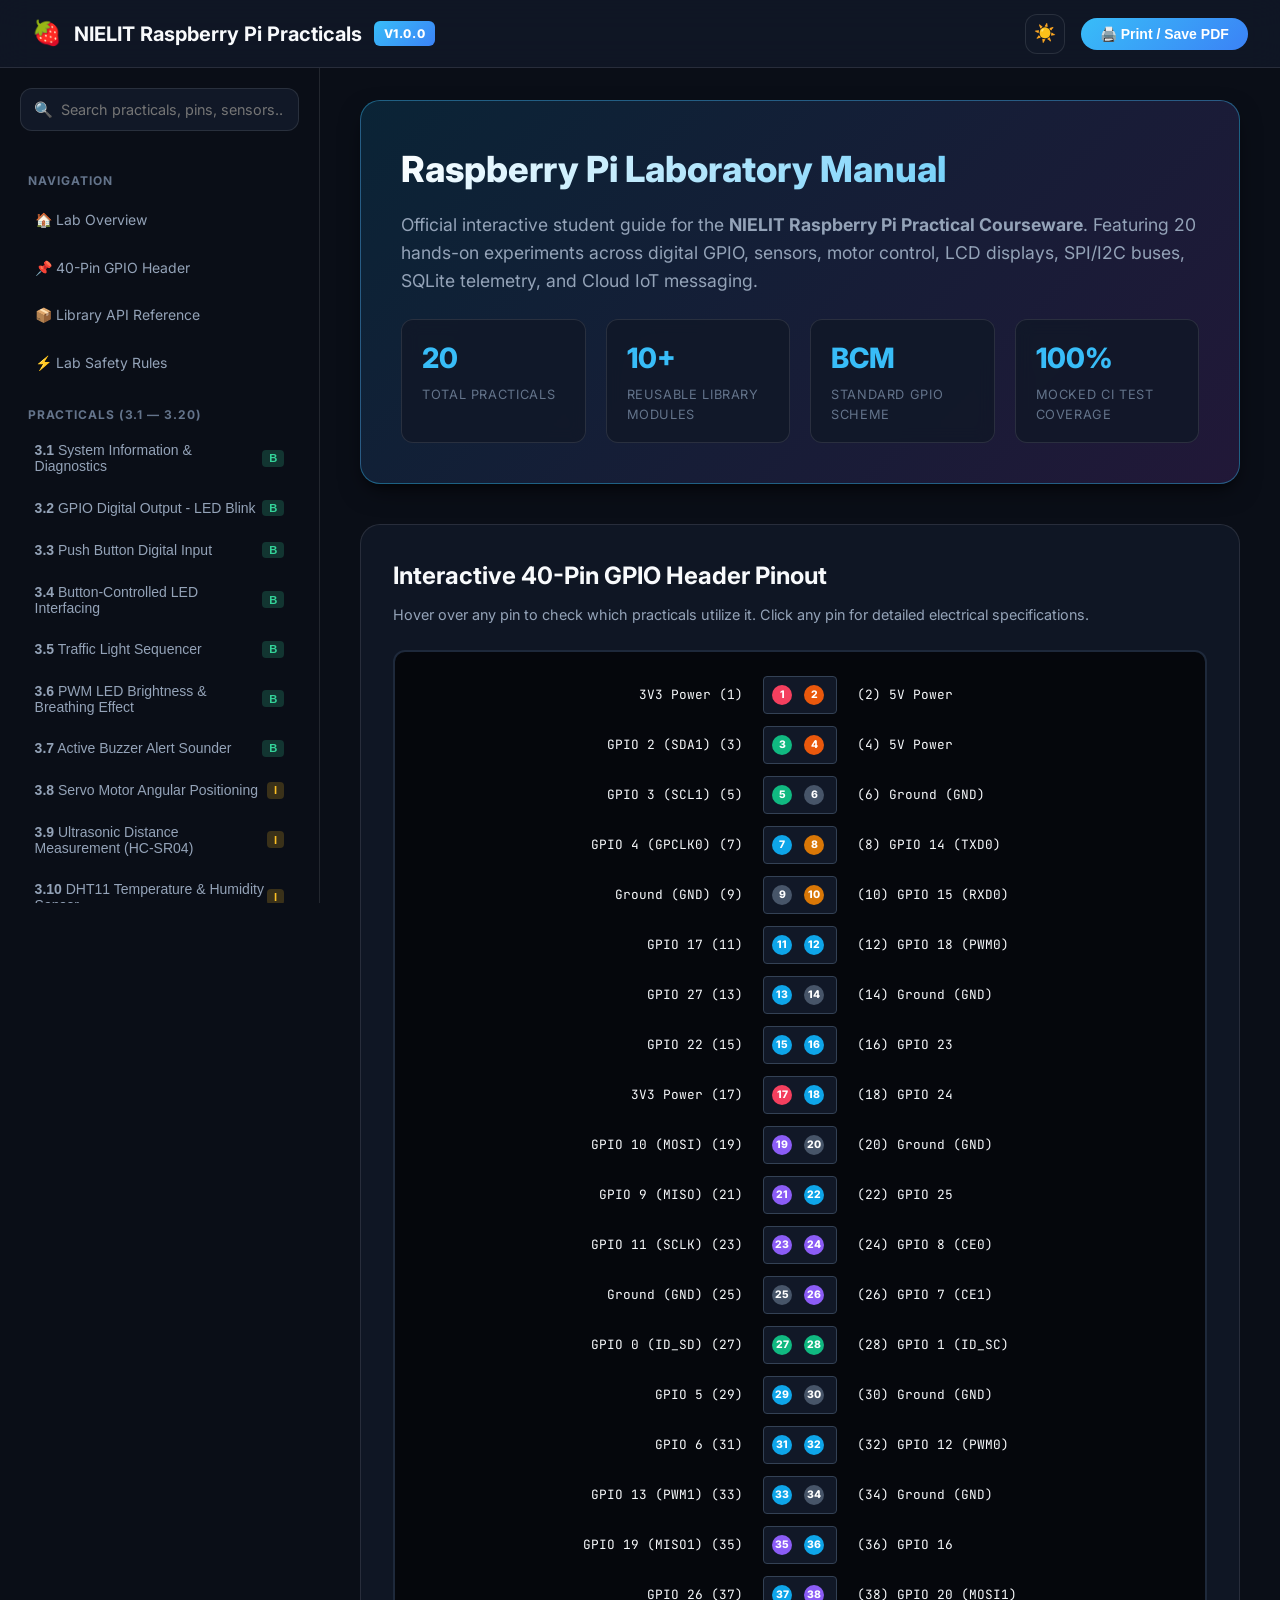
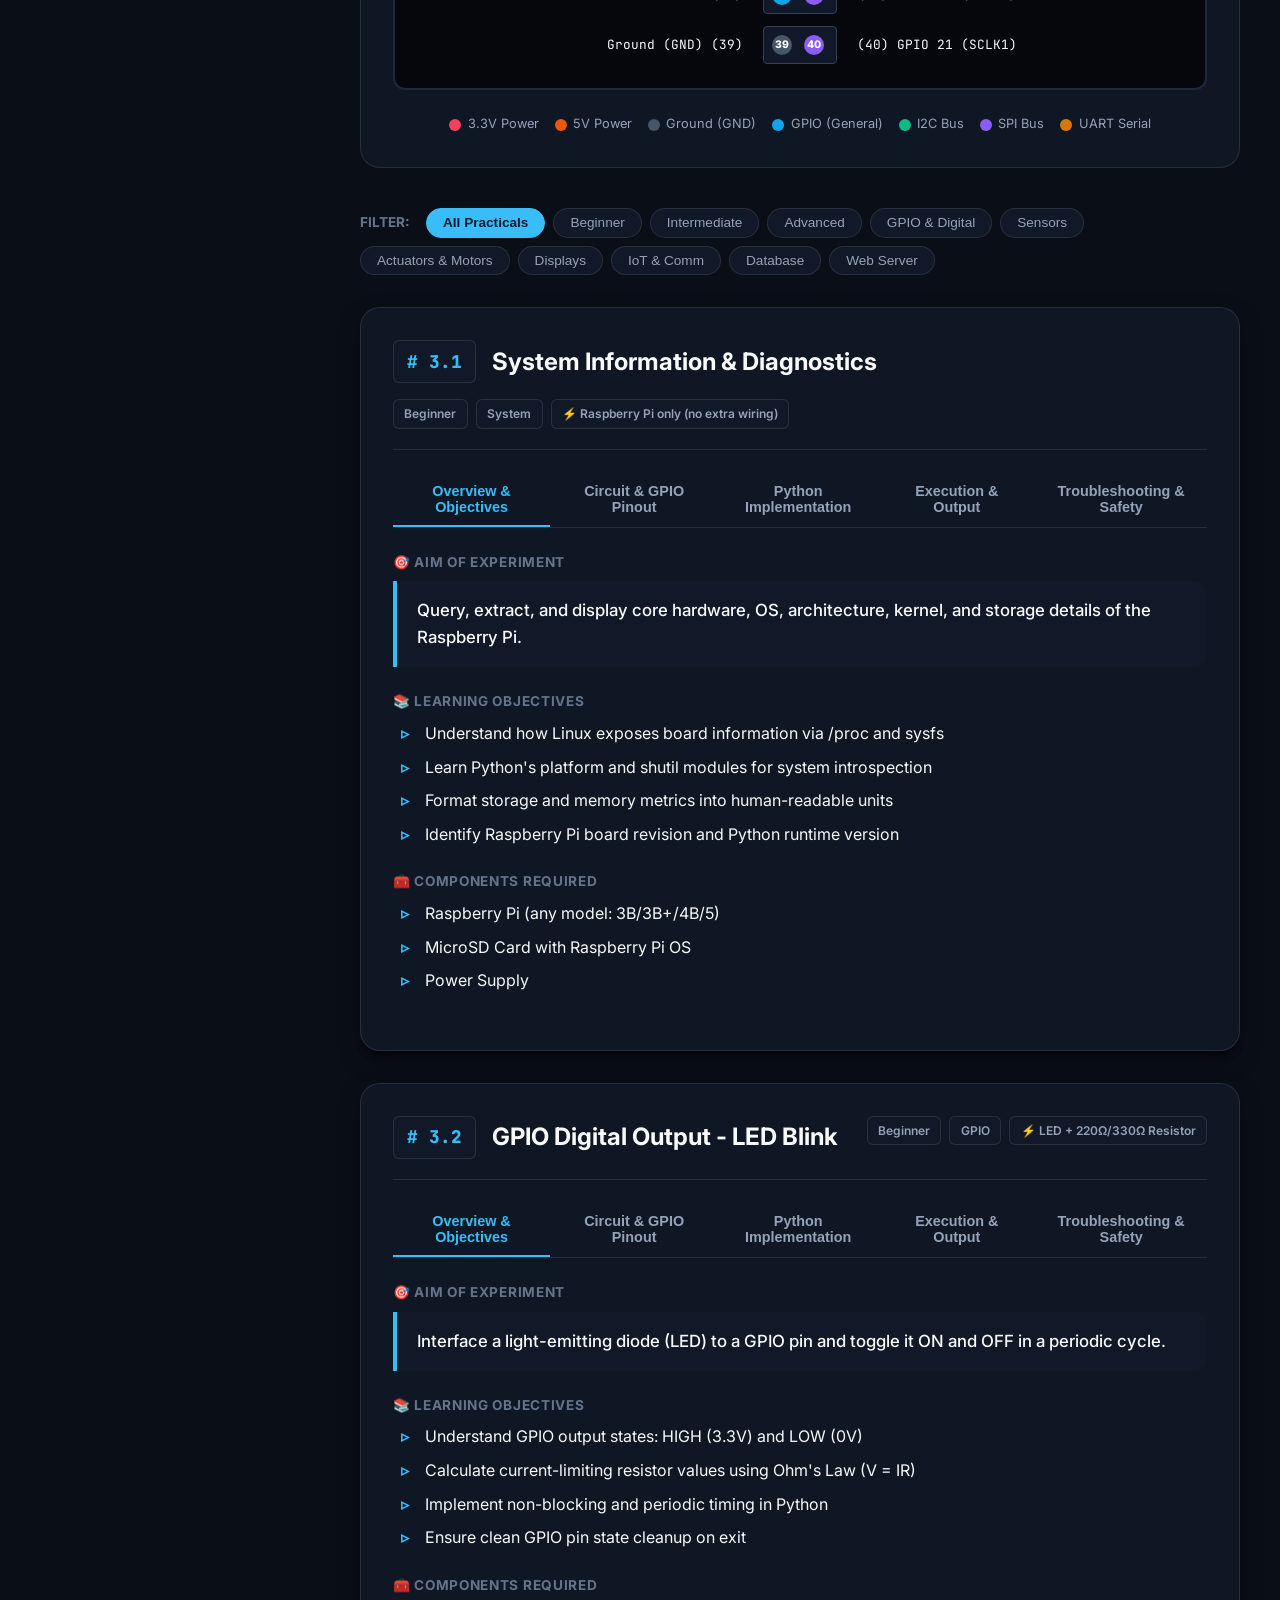
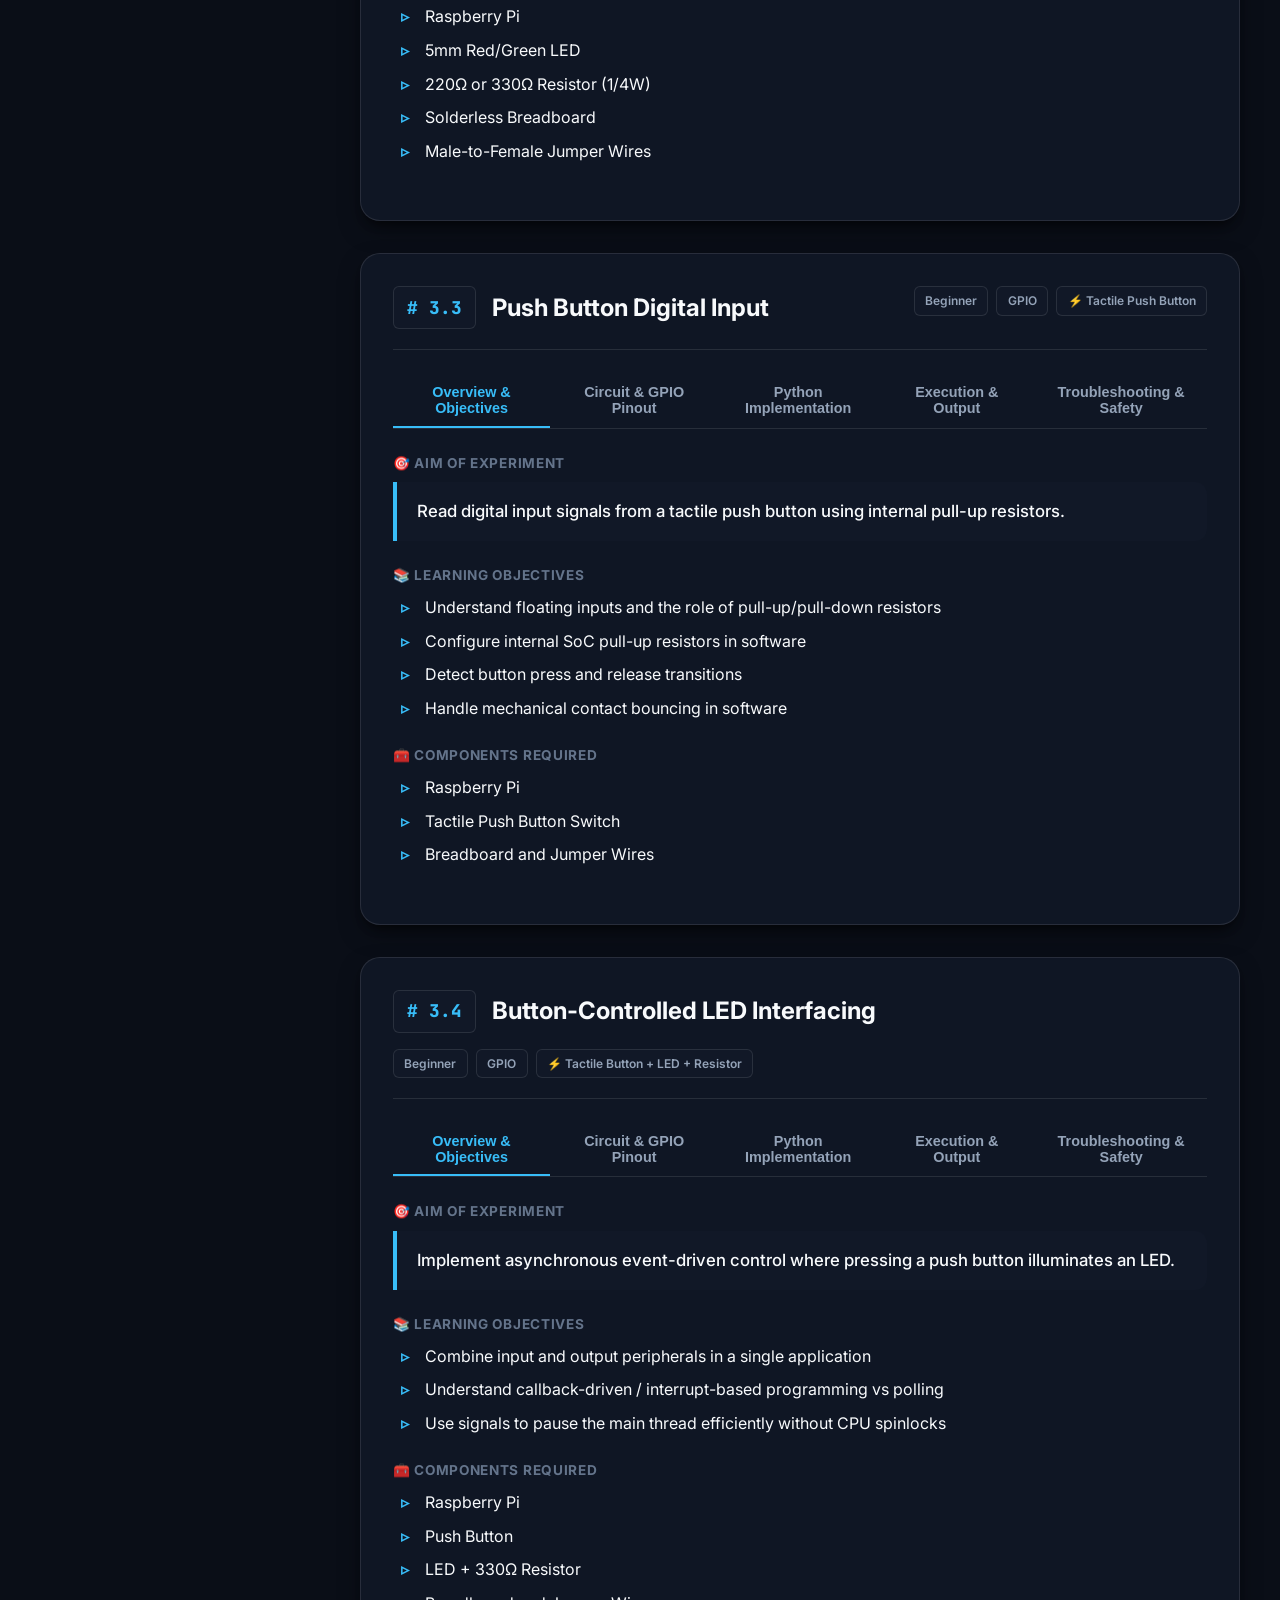
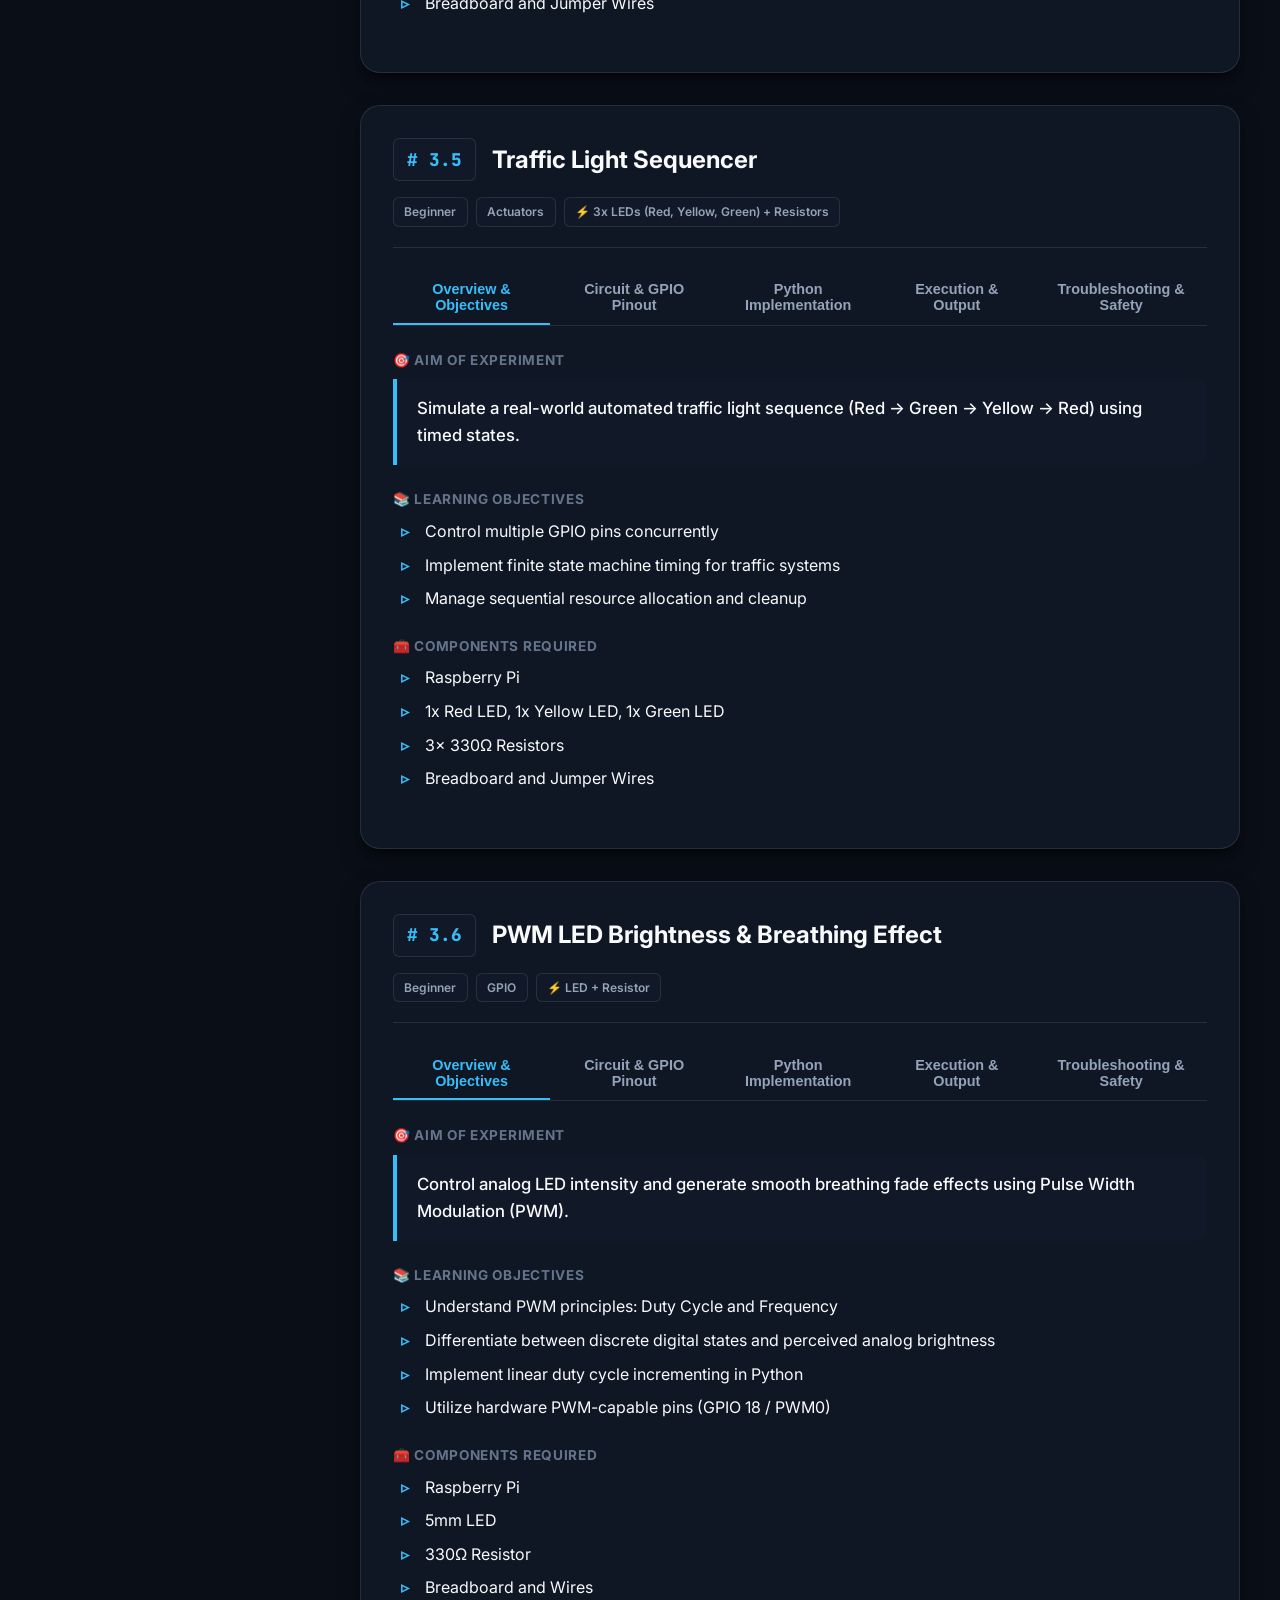
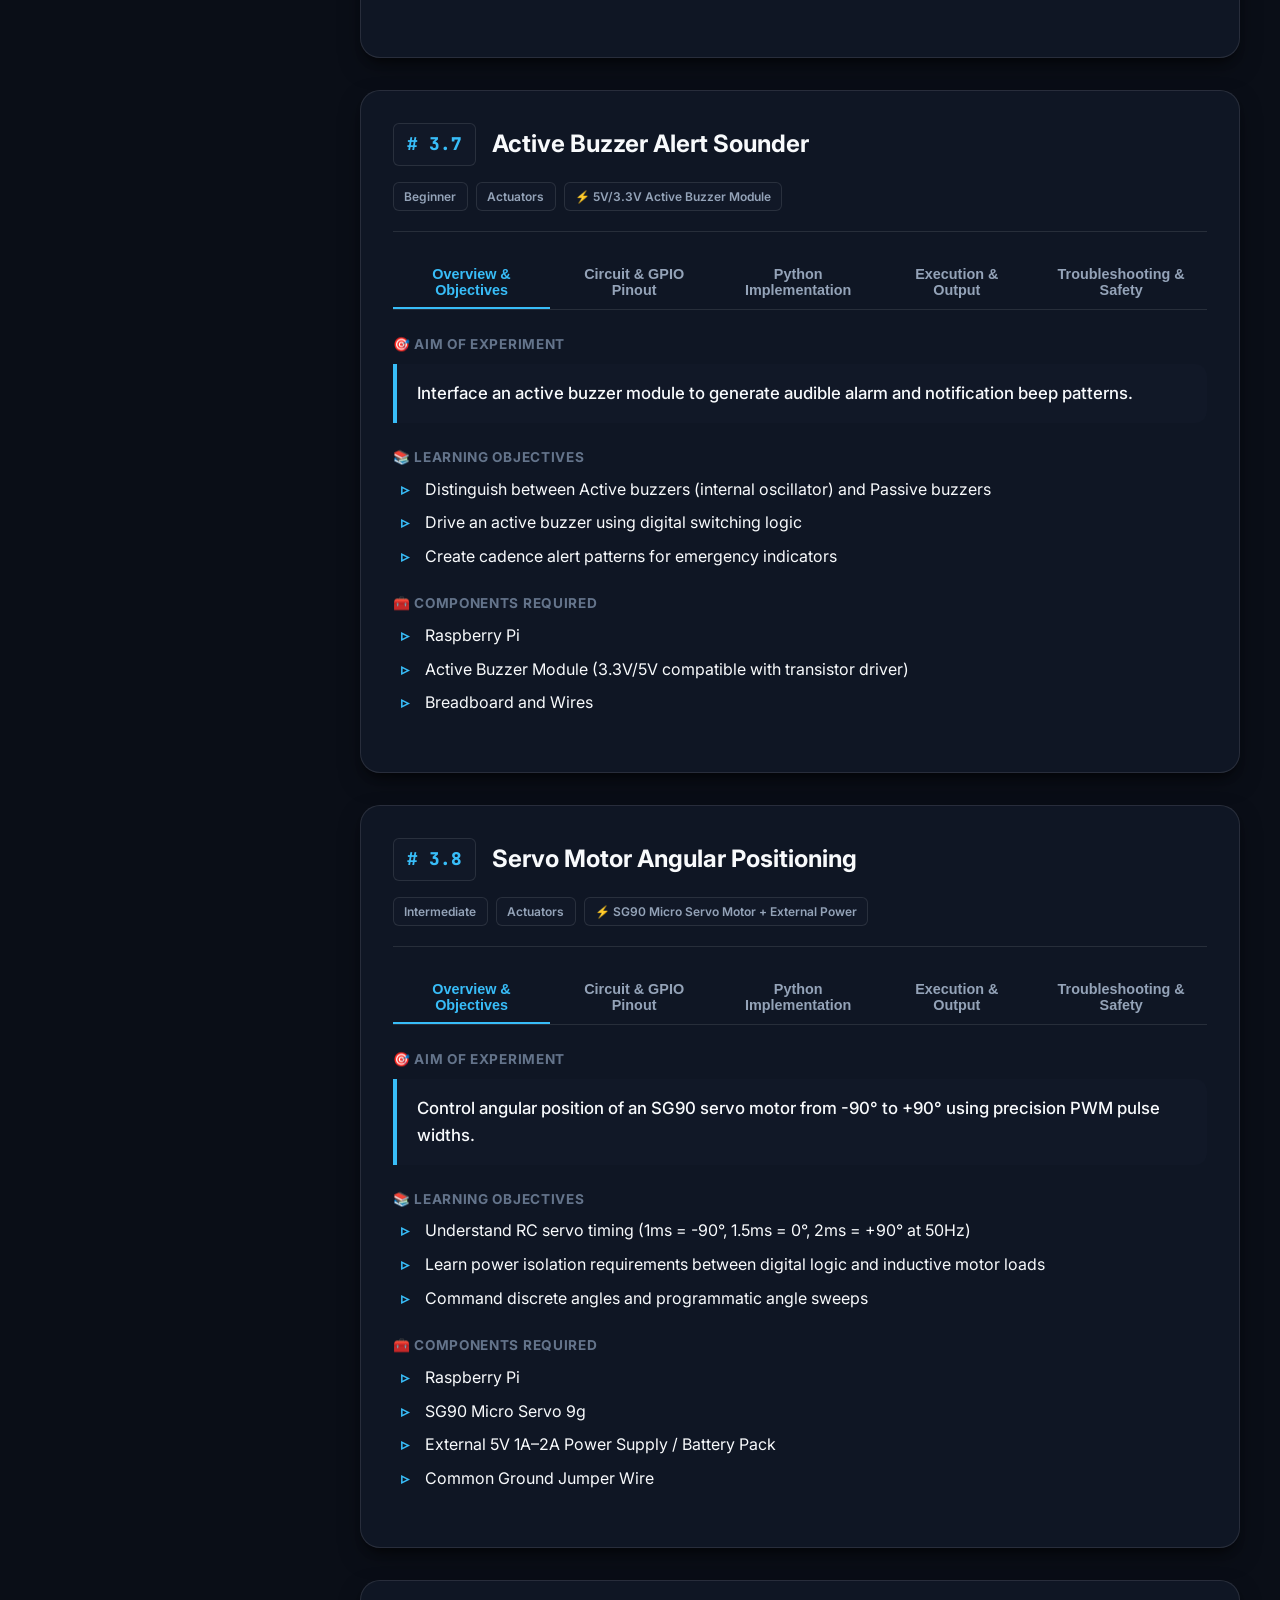
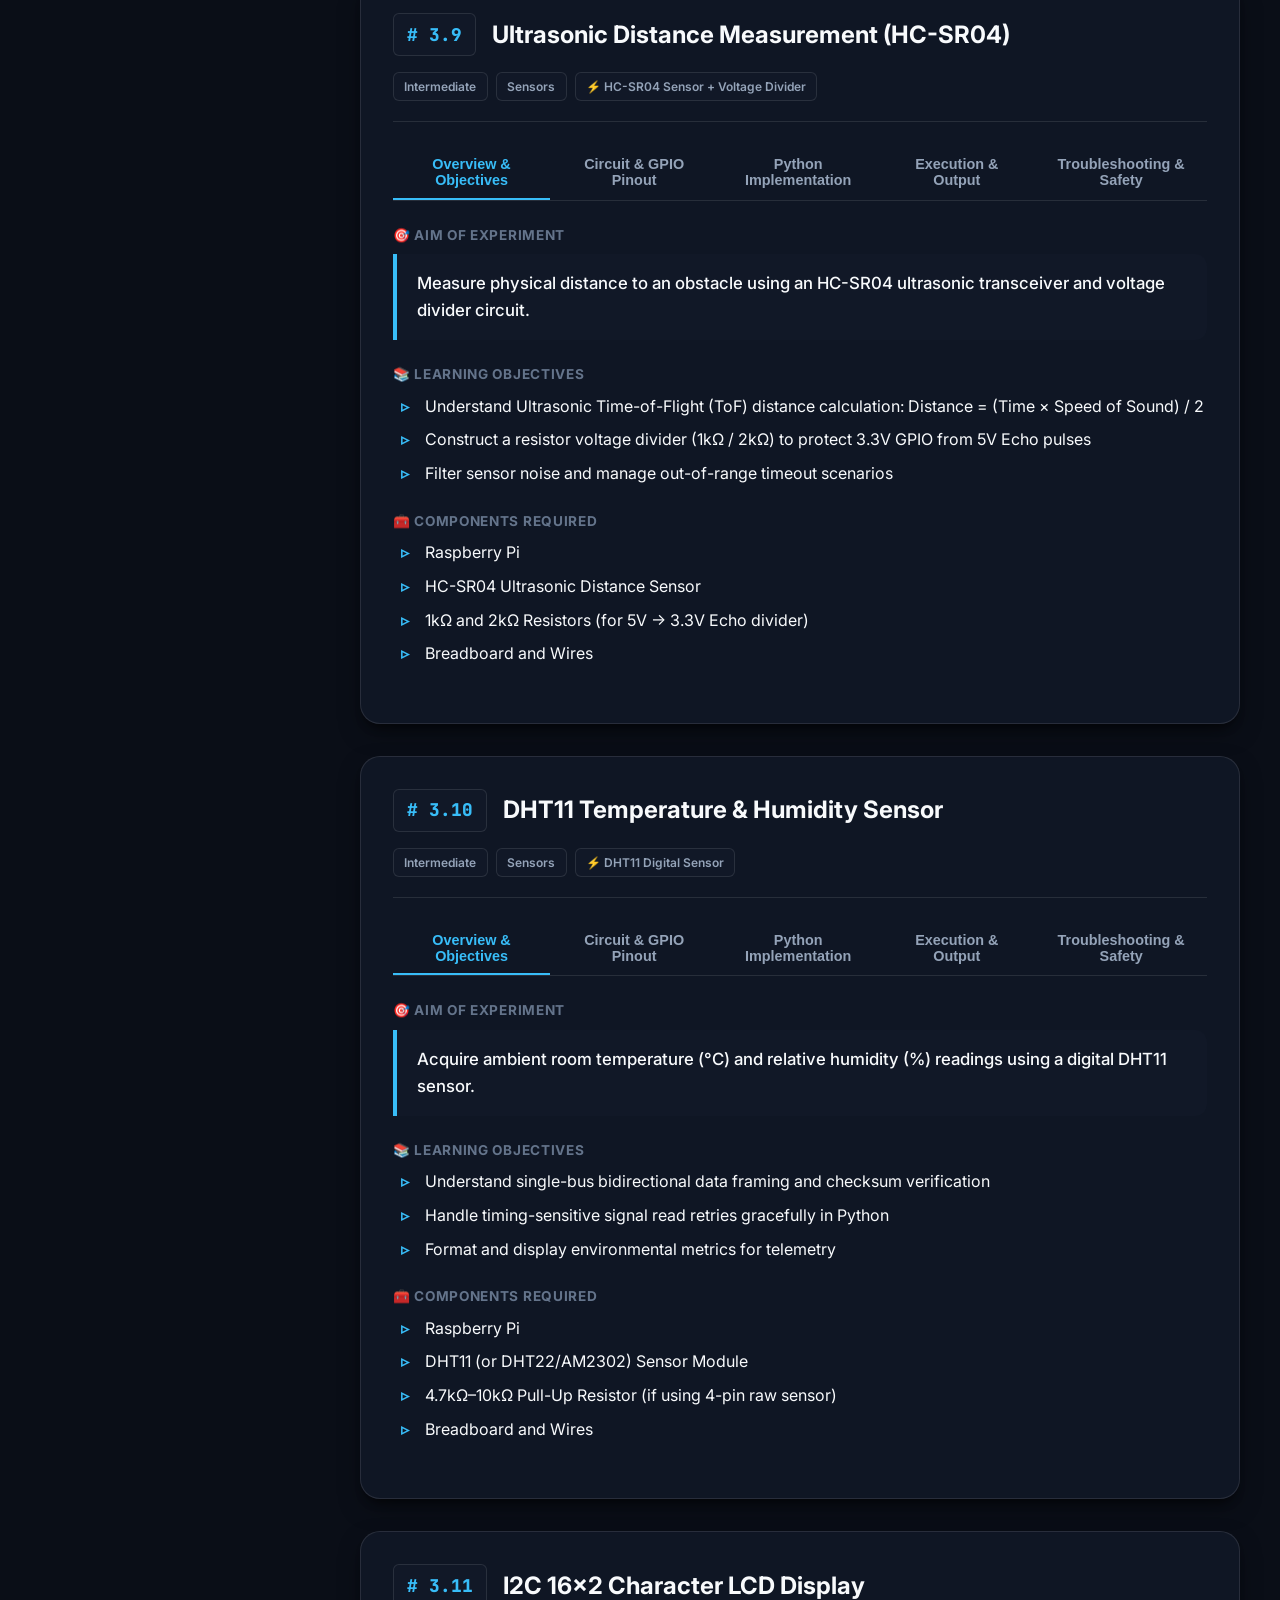
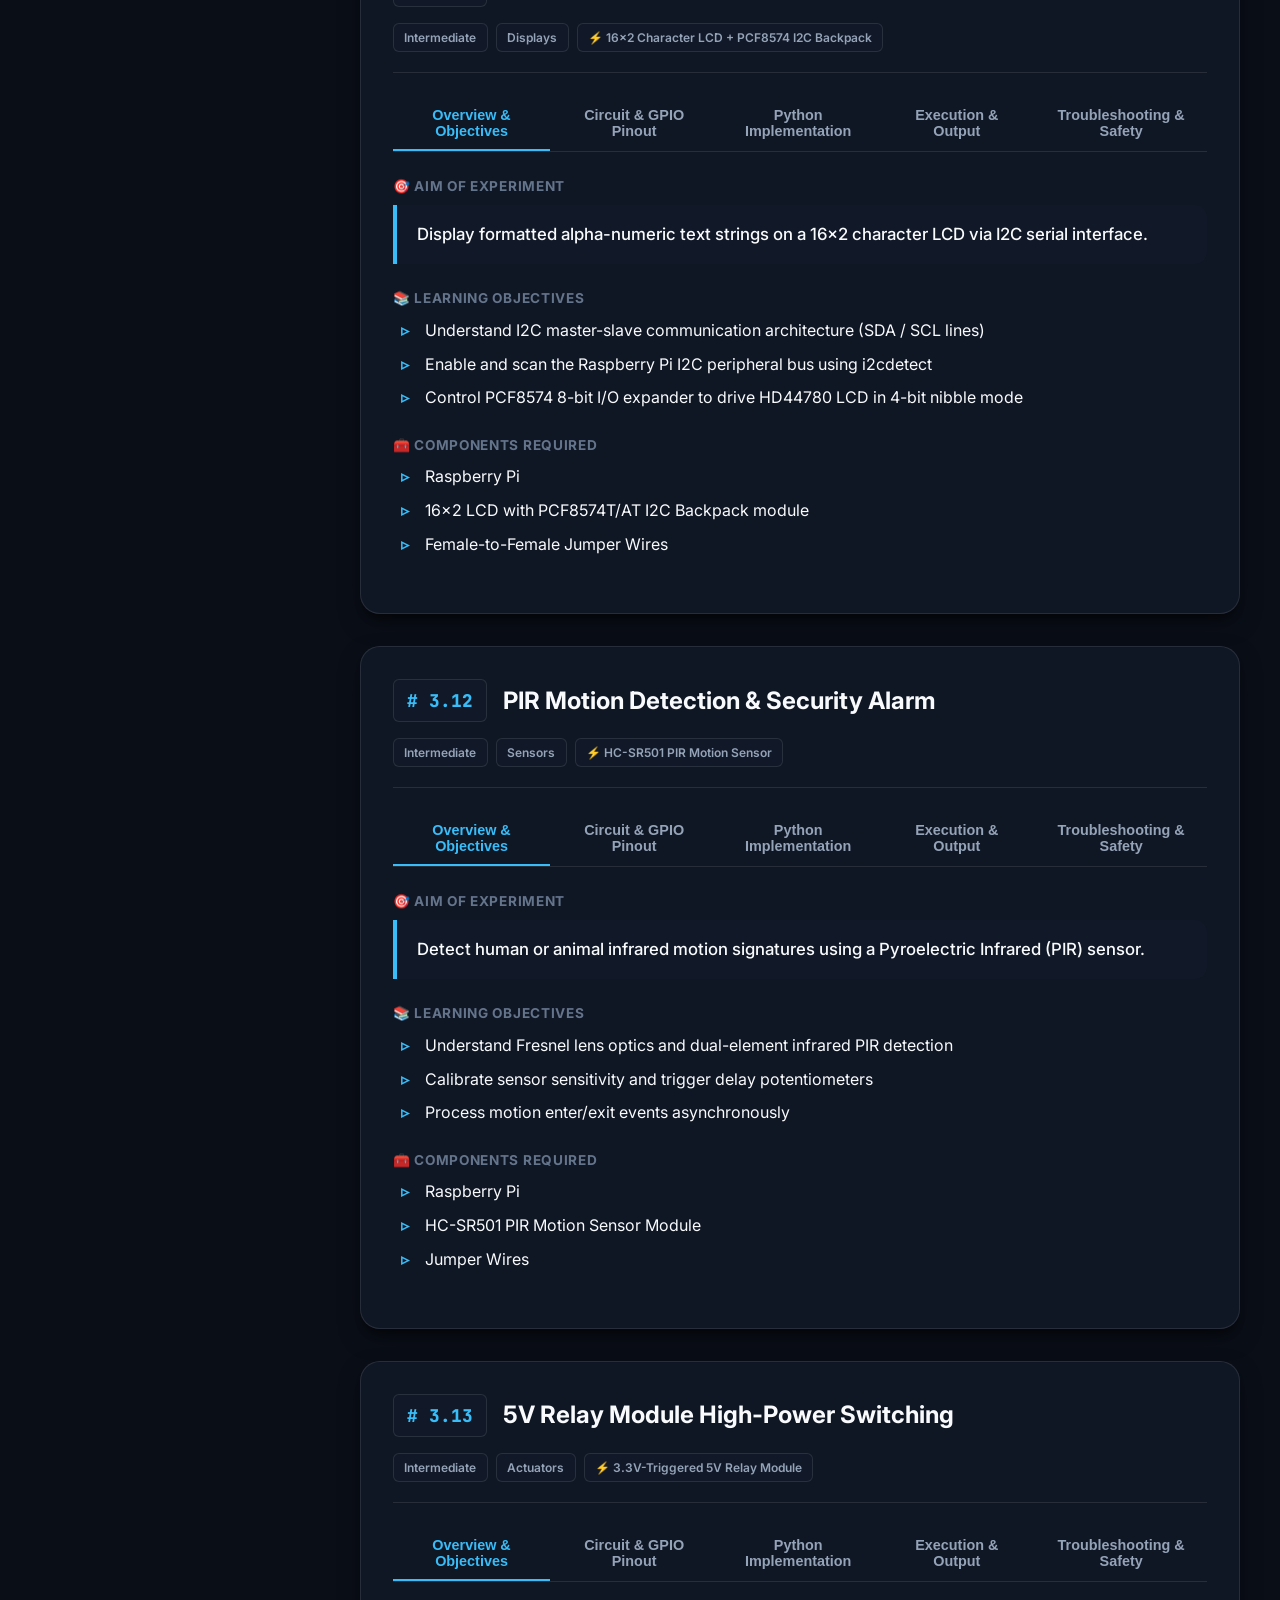
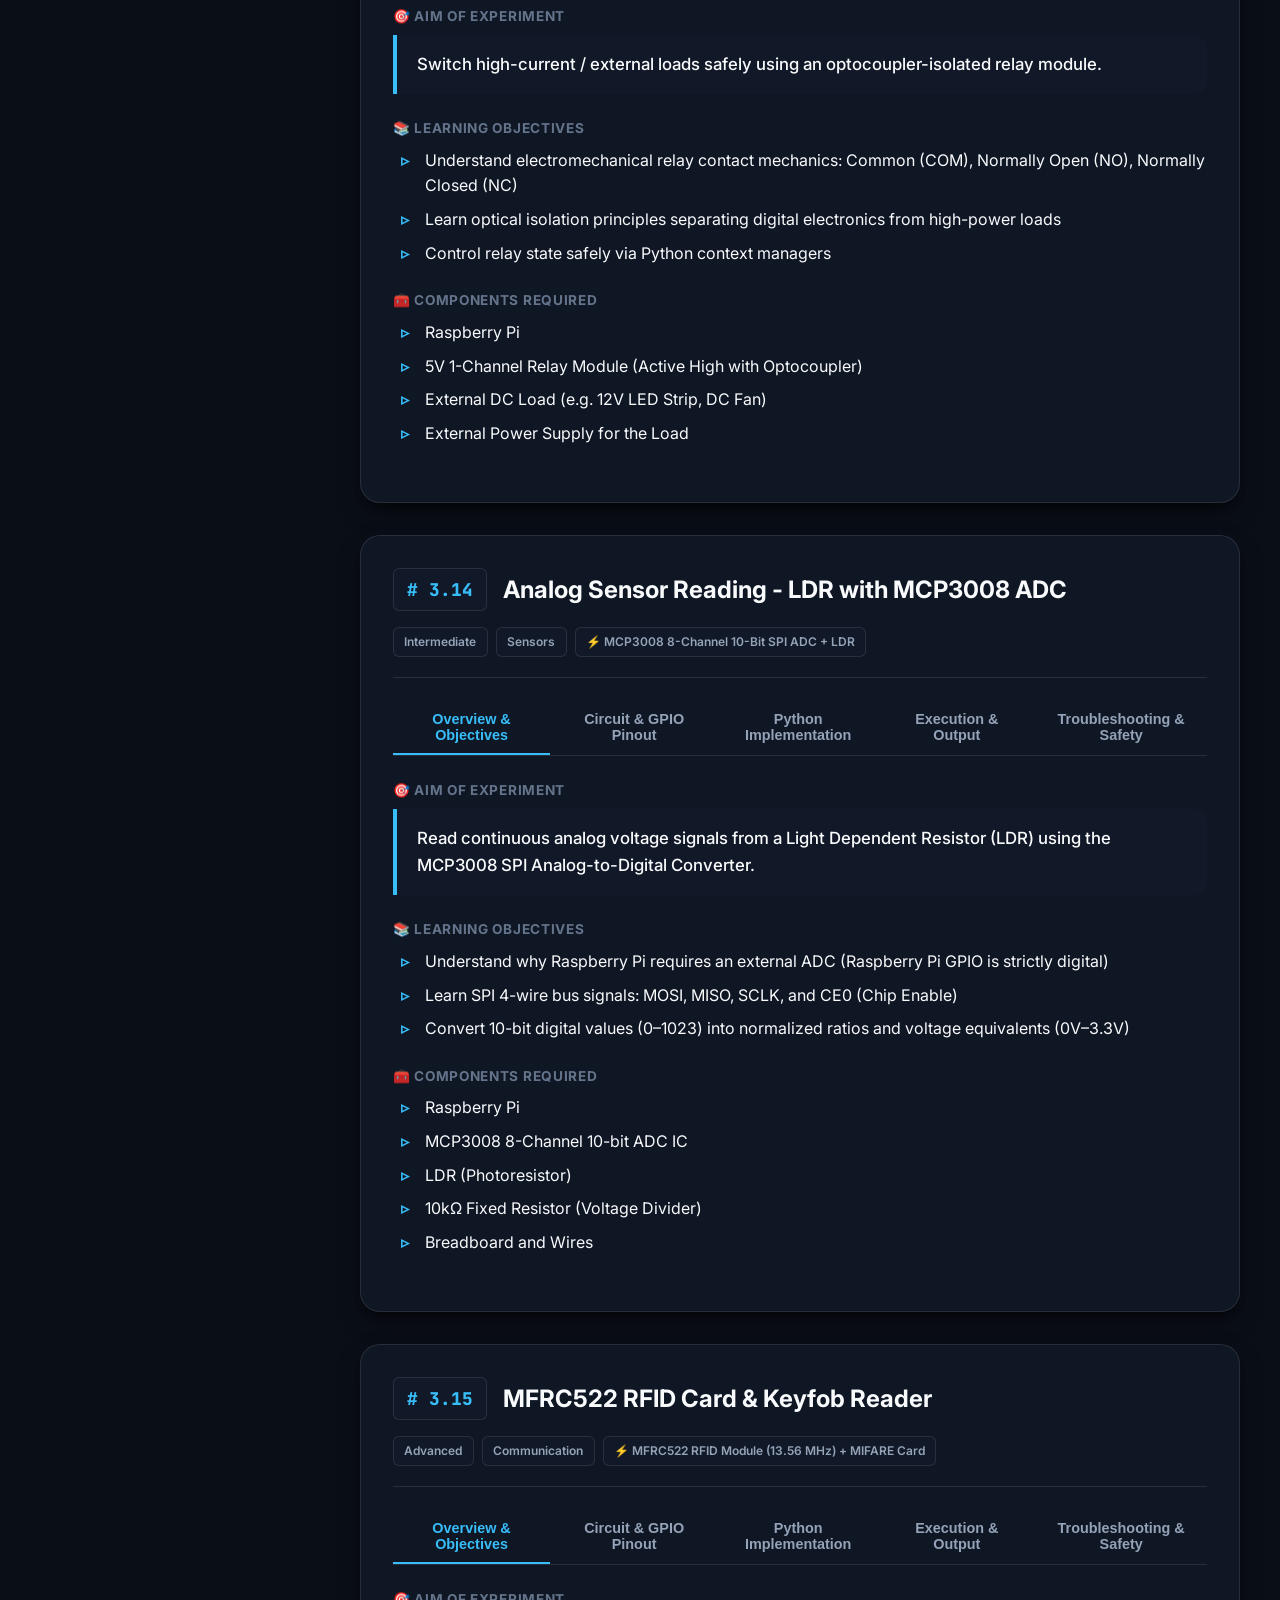
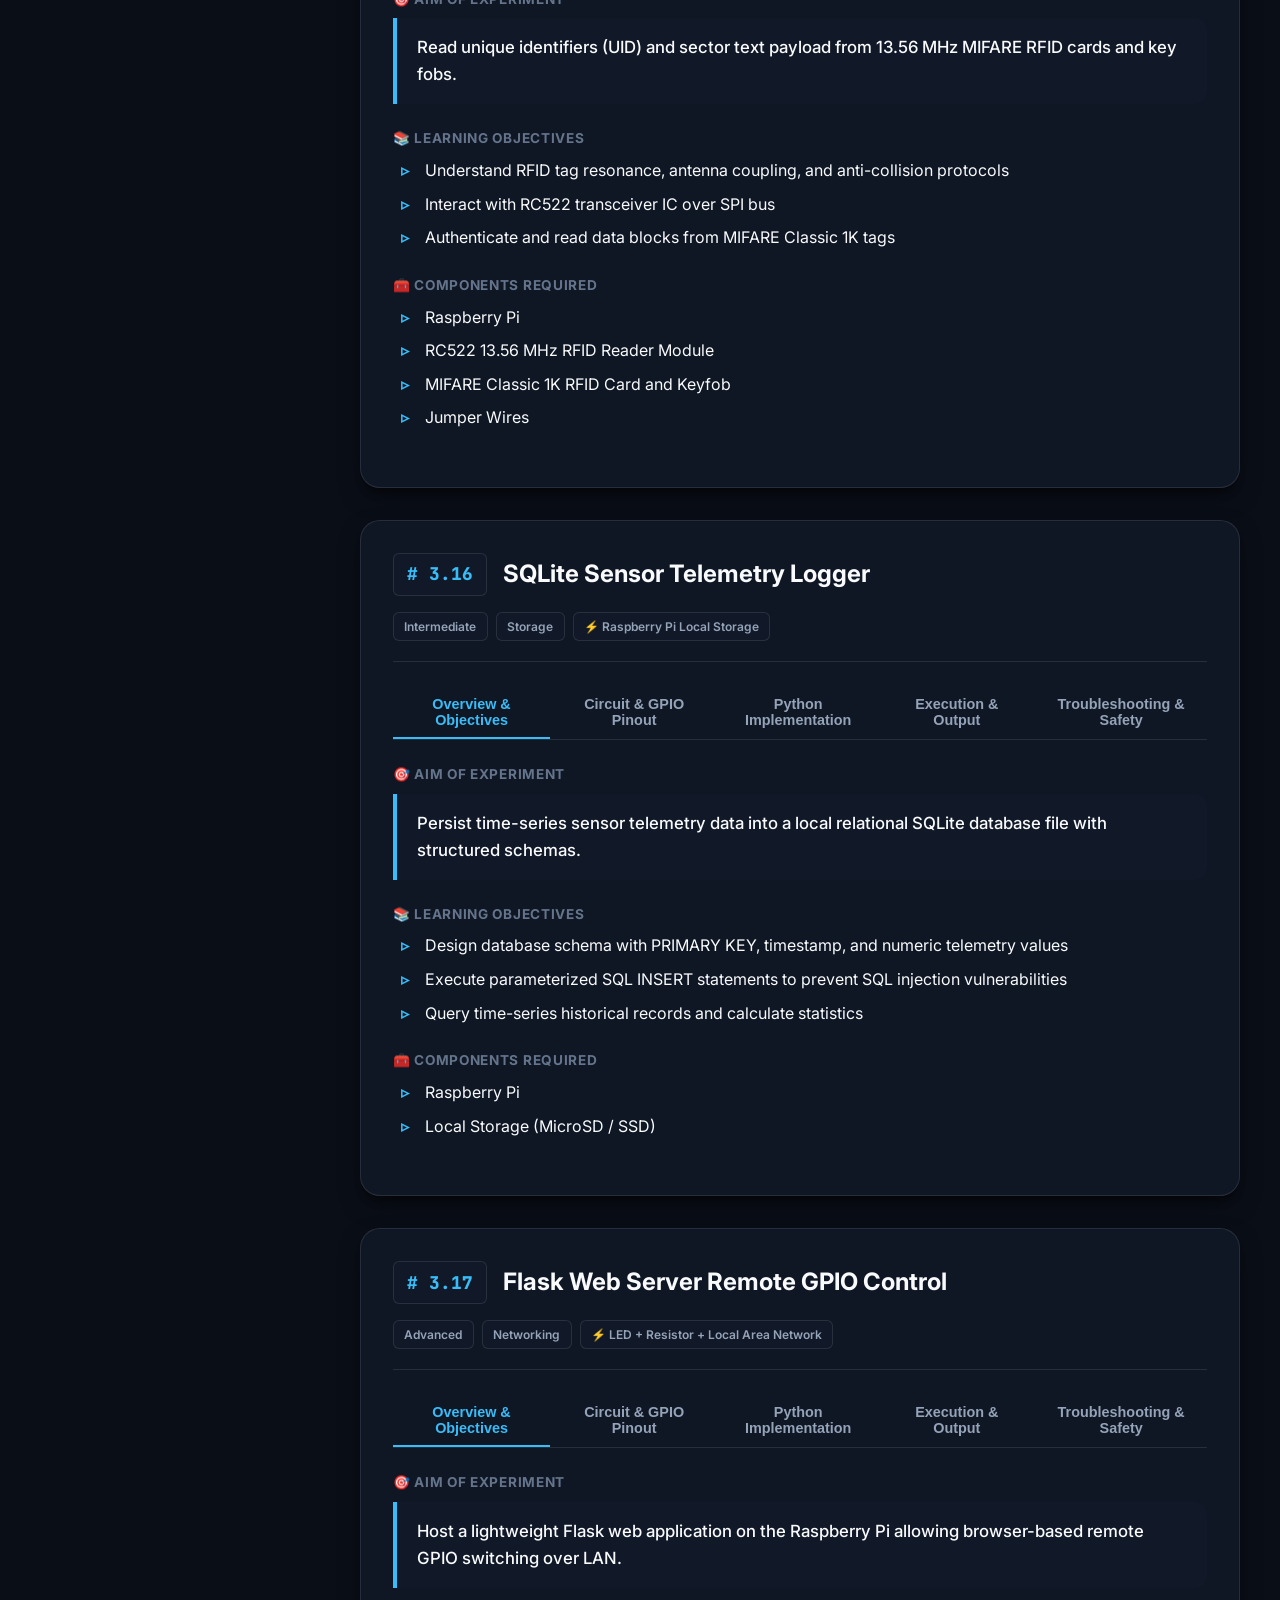
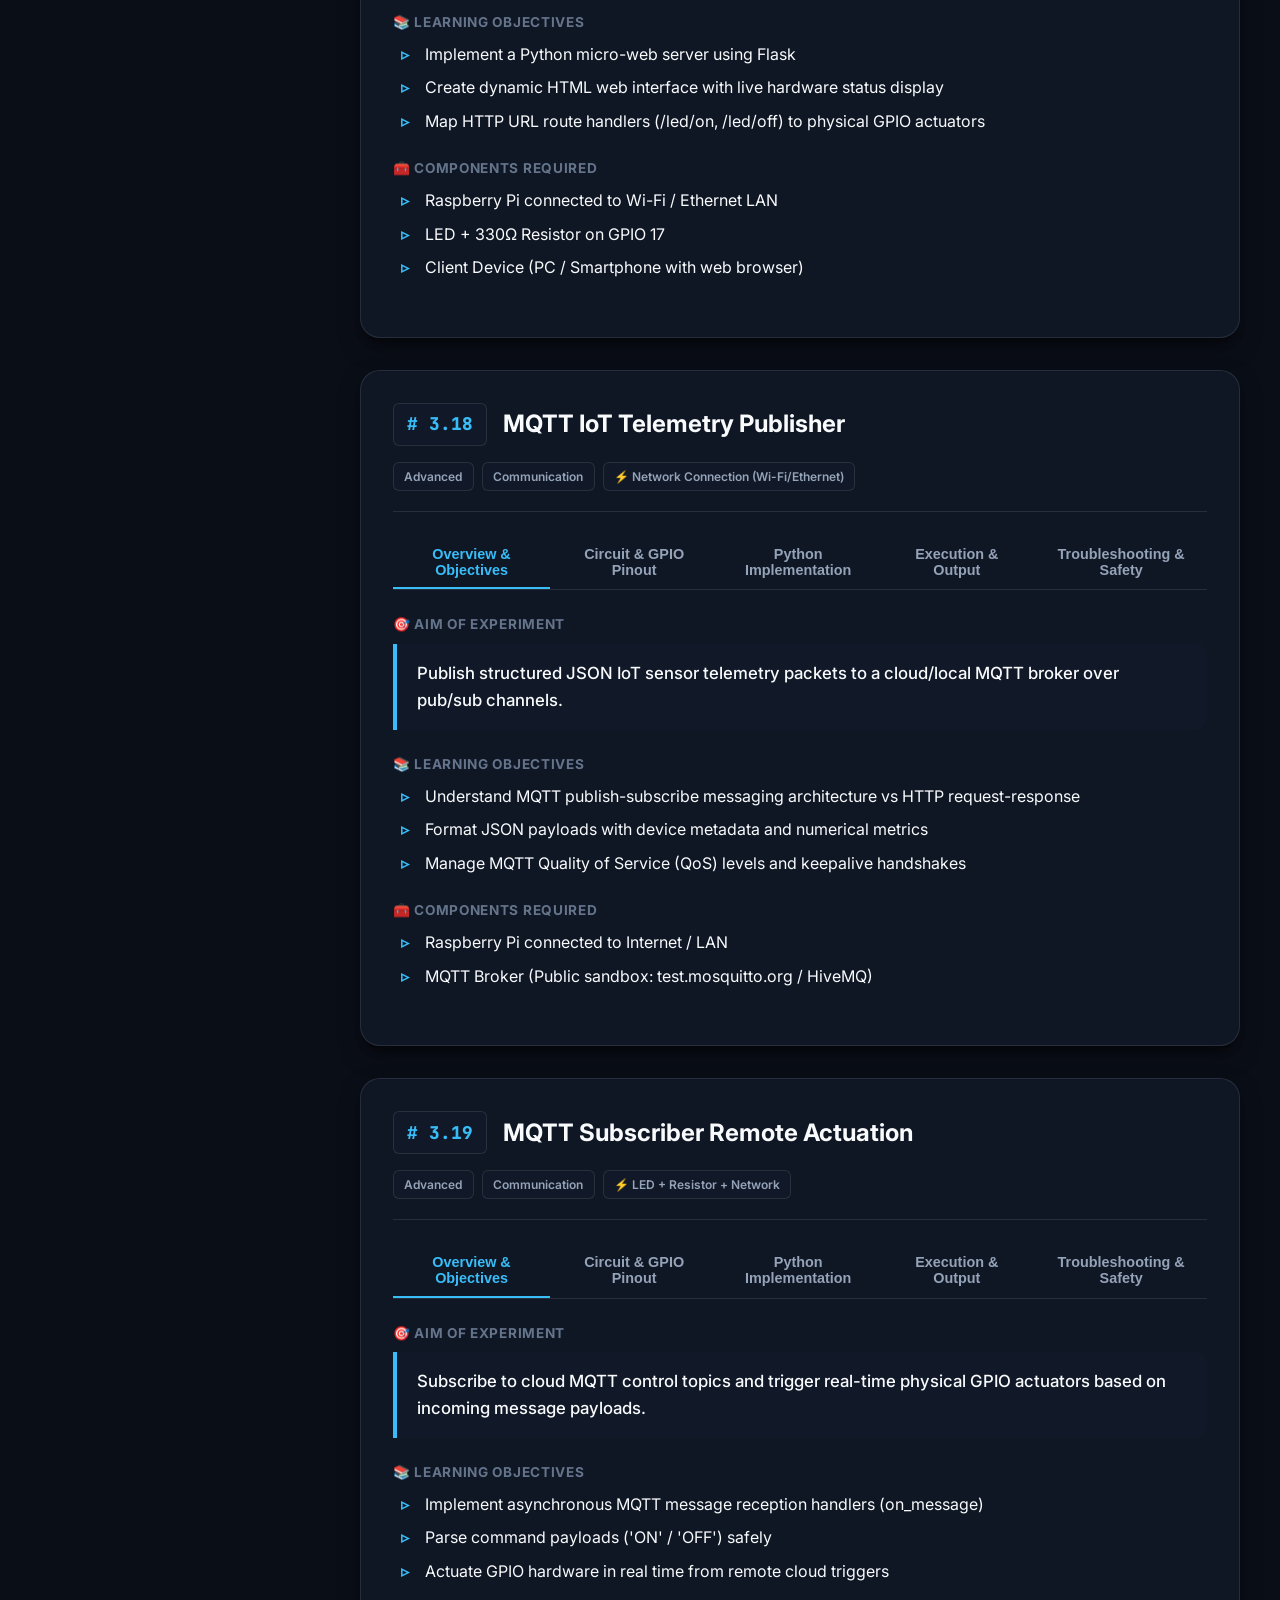
<file: docs/index.html>
<!DOCTYPE html>
<html lang="en" data-theme="dark">
<head>
  <meta charset="UTF-8">
  <meta name="viewport" content="width=device-width, initial-scale=1.0">
  <meta name="description" content="NIELIT Raspberry Pi Practicals - Complete Interactive Laboratory Manual and Developer API Documentation.">
  <title>NIELIT Raspberry Pi Practicals | Interactive Student Manual & Documentation</title>
  
  <!-- Google Fonts -->
  <link rel="preconnect" href="https://fonts.googleapis.com">
  <link rel="preconnect" href="https://fonts.gstatic.com" crossorigin>
  <link href="https://fonts.googleapis.com/css2?family=Inter:wght@400;500;600;700;800&family=JetBrains+Mono:wght@400;600;700&display=swap" rel="stylesheet">
  
  <!-- Manual Stylesheet -->
  <link rel="stylesheet" href="assets/manual.css">
</head>
<body>

  <!-- Top Navigation Bar -->
  <header class="navbar">
    <div class="nav-brand">
      <span style="font-size: 1.5rem;">🍓</span>
      <span>NIELIT Raspberry Pi Practicals</span>
      <span class="brand-badge">v1.0.0</span>
    </div>
    <div class="nav-actions">
      <button class="theme-toggle" id="themeToggleBtn" onclick="toggleTheme()" title="Toggle Dark/Light Mode">☀️</button>
      <button class="btn-pill" onclick="window.print()" title="Print this laboratory manual or export as PDF">🖨️ Print / Save PDF</button>
    </div>
  </header>

  <!-- Application Container -->
  <div class="app-container">

    <!-- Left Sticky Sidebar -->
    <aside class="sidebar">
      <div class="search-wrapper">
        <span class="search-icon">🔍</span>
        <input type="text" id="searchPracticals" class="search-input" placeholder="Search practicals, pins, sensors...">
      </div>

      <div class="nav-section-title">Navigation</div>
      <ul class="nav-list">
        <li><a href="#heroSection" class="nav-item-btn"><span>🏠 Lab Overview</span></a></li>
        <li><a href="#pinoutSection" class="nav-item-btn"><span>📌 40-Pin GPIO Header</span></a></li>
        <li><a href="#apiSection" class="nav-item-btn"><span>📦 Library API Reference</span></a></li>
        <li><a href="#safetySection" class="nav-item-btn"><span>⚡ Lab Safety Rules</span></a></li>
      </ul>

      <div class="nav-section-title">Practicals (3.1 — 3.20)</div>
      <ul class="nav-list" id="sidebarNavList">
        <!-- Populated via manual.js -->
      </ul>
    </aside>

    <!-- Main Content Area -->
    <main class="main-content">

      <!-- Hero Header -->
      <section class="hero-card" id="heroSection">
        <h1 class="hero-title">Raspberry Pi Laboratory Manual</h1>
        <p class="hero-subtitle">
          Official interactive student guide for the <strong>NIELIT Raspberry Pi Practical Courseware</strong>. 
          Featuring 20 hands-on experiments across digital GPIO, sensors, motor control, LCD displays, SPI/I2C buses, SQLite telemetry, and Cloud IoT messaging.
        </p>

        <div class="stats-grid">
          <div class="stat-item">
            <div class="stat-val">20</div>
            <div class="stat-label">Total Practicals</div>
          </div>
          <div class="stat-item">
            <div class="stat-val">10+</div>
            <div class="stat-label">Reusable Library Modules</div>
          </div>
          <div class="stat-item">
            <div class="stat-val">BCM</div>
            <div class="stat-label">Standard GPIO Scheme</div>
          </div>
          <div class="stat-item">
            <div class="stat-val">100%</div>
            <div class="stat-label">Mocked CI Test Coverage</div>
          </div>
        </div>
      </section>

      <!-- Interactive 40-Pin GPIO Visualizer -->
      <section class="pinout-section" id="pinoutSection">
        <div class="pinout-header">
          <h2 style="font-size: 1.5rem; margin-bottom: 0.5rem;">Interactive 40-Pin GPIO Header Pinout</h2>
          <p style="color: var(--text-secondary); font-size: 0.9rem;">
            Hover over any pin to check which practicals utilize it. Click any pin for detailed electrical specifications.
          </p>
        </div>

        <div id="pinHoverBanner" class="callout callout-info" style="display: none; margin-bottom: 1.25rem;"></div>

        <div class="pinout-board" id="pinoutBoard">
          <!-- Populated via manual.js -->
        </div>

        <div class="pinout-legend">
          <div class="legend-item"><span class="legend-dot bg-3v3"></span> 3.3V Power</div>
          <div class="legend-item"><span class="legend-dot bg-5v"></span> 5V Power</div>
          <div class="legend-item"><span class="legend-dot bg-gnd"></span> Ground (GND)</div>
          <div class="legend-item"><span class="legend-dot bg-gpio"></span> GPIO (General)</div>
          <div class="legend-item"><span class="legend-dot bg-i2c"></span> I2C Bus</div>
          <div class="legend-item"><span class="legend-dot bg-spi"></span> SPI Bus</div>
          <div class="legend-item"><span class="legend-dot bg-uart"></span> UART Serial</div>
        </div>
      </section>

      <!-- Category Filter Bar -->
      <div class="filter-bar">
        <span style="font-weight: 700; font-size: 0.85rem; color: var(--text-muted); text-transform: uppercase; margin-right: 0.5rem;">Filter:</span>
        <button class="filter-chip active" data-filter="All">All Practicals</button>
        <button class="filter-chip" data-filter="Beginner">Beginner</button>
        <button class="filter-chip" data-filter="Intermediate">Intermediate</button>
        <button class="filter-chip" data-filter="Advanced">Advanced</button>
        <button class="filter-chip" data-filter="GPIO">GPIO & Digital</button>
        <button class="filter-chip" data-filter="Sensors">Sensors</button>
        <button class="filter-chip" data-filter="Actuators">Actuators & Motors</button>
        <button class="filter-chip" data-filter="Displays">Displays</button>
        <button class="filter-chip" data-filter="Communication">IoT & Comm</button>
        <button class="filter-chip" data-filter="Storage">Database</button>
        <button class="filter-chip" data-filter="Networking">Web Server</button>
      </div>

      <!-- Practicals Dynamic Container -->
      <section id="practicalsContainer">
        <!-- Rendered via manual.js from PRACTICALS_DATA -->
      </section>

      <!-- Library API Quick Reference Section -->
      <section class="pinout-section" id="apiSection">
        <h2 style="font-size: 1.5rem; margin-bottom: 0.5rem;">📦 Reusable Library API Reference (<code>nielit_rpi</code>)</h2>
        <p style="color: var(--text-secondary); font-size: 0.9rem; margin-bottom: 1.5rem;">
          Students and instructors can import these production-quality abstraction classes into their own custom projects.
        </p>

        <div class="api-card">
          <div class="api-signature">from nielit_rpi.gpio import LEDController(pin: int)</div>
          <div class="api-desc">Controls single-pin digital output. Methods: <code>on()</code>, <code>off()</code>, <code>toggle()</code>, <code>blink(on_time, off_time, n)</code>, property <code>is_lit</code>. Context-manager enabled.</div>
        </div>

        <div class="api-card">
          <div class="api-signature">from nielit_rpi.gpio import ButtonReader(pin: int, pull_up: bool = True, bounce_time = None)</div>
          <div class="api-desc">Reads digital inputs with software debounce. Callbacks: <code>when_pressed</code>, <code>when_released</code>, property <code>is_pressed</code>.</div>
        </div>

        <div class="api-card">
          <div class="api-signature">from nielit_rpi.gpio import PWMLEDController(pin: int, frequency: int = 100)</div>
          <div class="api-desc">Controls perceived brightness and pulsing. Properties: <code>value</code> (0.0 to 1.0), methods: <code>pulse()</code>, <code>fade_in()</code>, <code>fade_out()</code>.</div>
        </div>

        <div class="api-card">
          <div class="api-signature">from nielit_rpi.sensors import UltrasonicSensor(trigger_pin: int, echo_pin: int, max_distance: float = 4.0)</div>
          <div class="api-desc">HC-SR04 distance measurement. Properties: <code>distance_cm</code>, <code>distance_m</code>, method: <code>in_range(threshold_cm)</code>.</div>
        </div>

        <div class="api-card">
          <div class="api-signature">from nielit_rpi.sensors import DHTSensor(pin: board.Pin, sensor_type: str = "DHT11")</div>
          <div class="api-desc">Reads ambient climate. Method: <code>read() -> tuple[temp, humidity]</code> with automatic checksum retry handling.</div>
        </div>

        <div class="api-card">
          <div class="api-signature">from nielit_rpi.actuators import ServoController(pin: int, min_angle=-90, max_angle=90)</div>
          <div class="api-desc">Positions SG90 servo motor. Property: <code>angle</code> (-90° to +90°), methods: <code>sweep()</code>, <code>detach()</code>.</div>
        </div>

        <div class="api-card">
          <div class="api-signature">from nielit_rpi.displays import I2CLCD(address: int = 0x27, bus_number: int = 1)</div>
          <div class="api-desc">Controls 16x2 HD44780 LCD via PCF8574. Methods: <code>write_string(text, line)</code>, <code>clear()</code>.</div>
        </div>

        <div class="api-card">
          <div class="api-signature">from nielit_rpi.storage import SensorDataLogger(db_path: str, table_name: str)</div>
          <div class="api-desc">SQLite telemetry store. Methods: <code>create_table(columns)</code>, <code>log_reading(**kwargs)</code>, <code>get_readings(limit)</code>, <code>execute_query(query, params)</code>.</div>
        </div>
      </section>

      <!-- Lab Safety Summary Section -->
      <section class="pinout-section" id="safetySection">
        <h2 style="font-size: 1.5rem; margin-bottom: 0.5rem;">⚡ Essential Laboratory Safety Rules</h2>
        <div class="callout callout-danger" style="margin-bottom: 1rem;">
          <div class="callout-icon">🛑</div>
          <div>
            <strong>3.3V Logic Limit:</strong> Raspberry Pi GPIO pins operate strictly at <strong>3.3V logic</strong>. NEVER connect a 5V sensor output or signal directly to a GPIO pin without a resistor voltage divider or logic level shifter.
          </div>
        </div>

        <div class="callout callout-warning" style="margin-bottom: 1rem;">
          <div class="callout-icon">⚠️</div>
          <div>
            <strong>Motor & Inductive Loads:</strong> Servos and high-power motors draw heavy current surges. Power them from an <strong>external 5V supply</strong> sharing a common Ground with the Pi. Do NOT power them from the Pi 3.3V rail.
          </div>
        </div>

        <div class="callout callout-warning">
          <div class="callout-icon">🔌</div>
          <div>
            <strong>Mains Isolation:</strong> Relays in educational practicals should only switch low-voltage DC loads (e.g. 12V lamps). Never handle 110V/230V AC mains electricity on an open breadboard.
          </div>
        </div>
      </section>

      <!-- Footer -->
      <footer class="footer">
        <p><strong>National Institute of Electronics and Information Technology (NIELIT), Ropar</strong></p>
        <p style="margin-top: 0.25rem;">Raspberry Pi Practical Series • Production Package v1.0.1 • NIELIT Ropar License. Copyright (c) 2026 NIELIT Ropar.</p>
      </footer>

    </main>
  </div>

  <!-- Scripts -->
  <script src="assets/practicals_data.js"></script>
  <script src="assets/manual.js"></script>
</body>
</html>
</file>
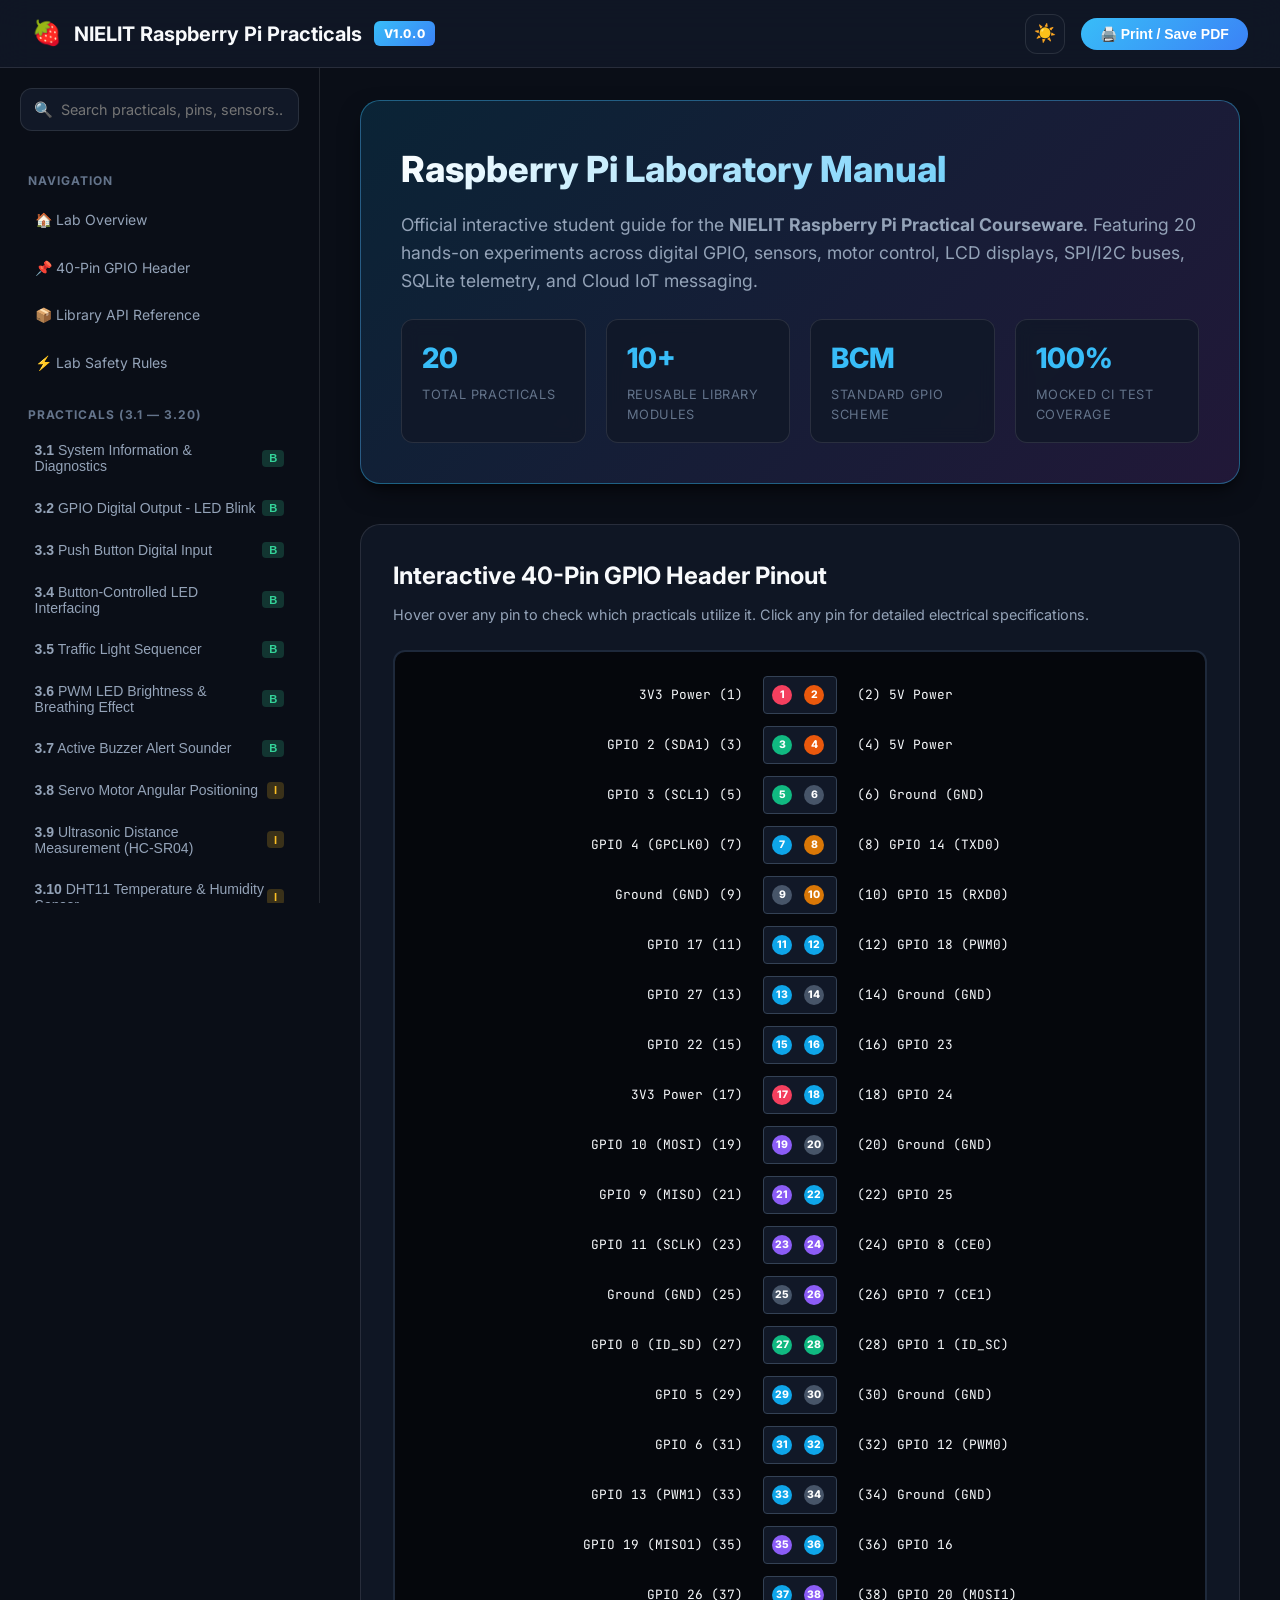
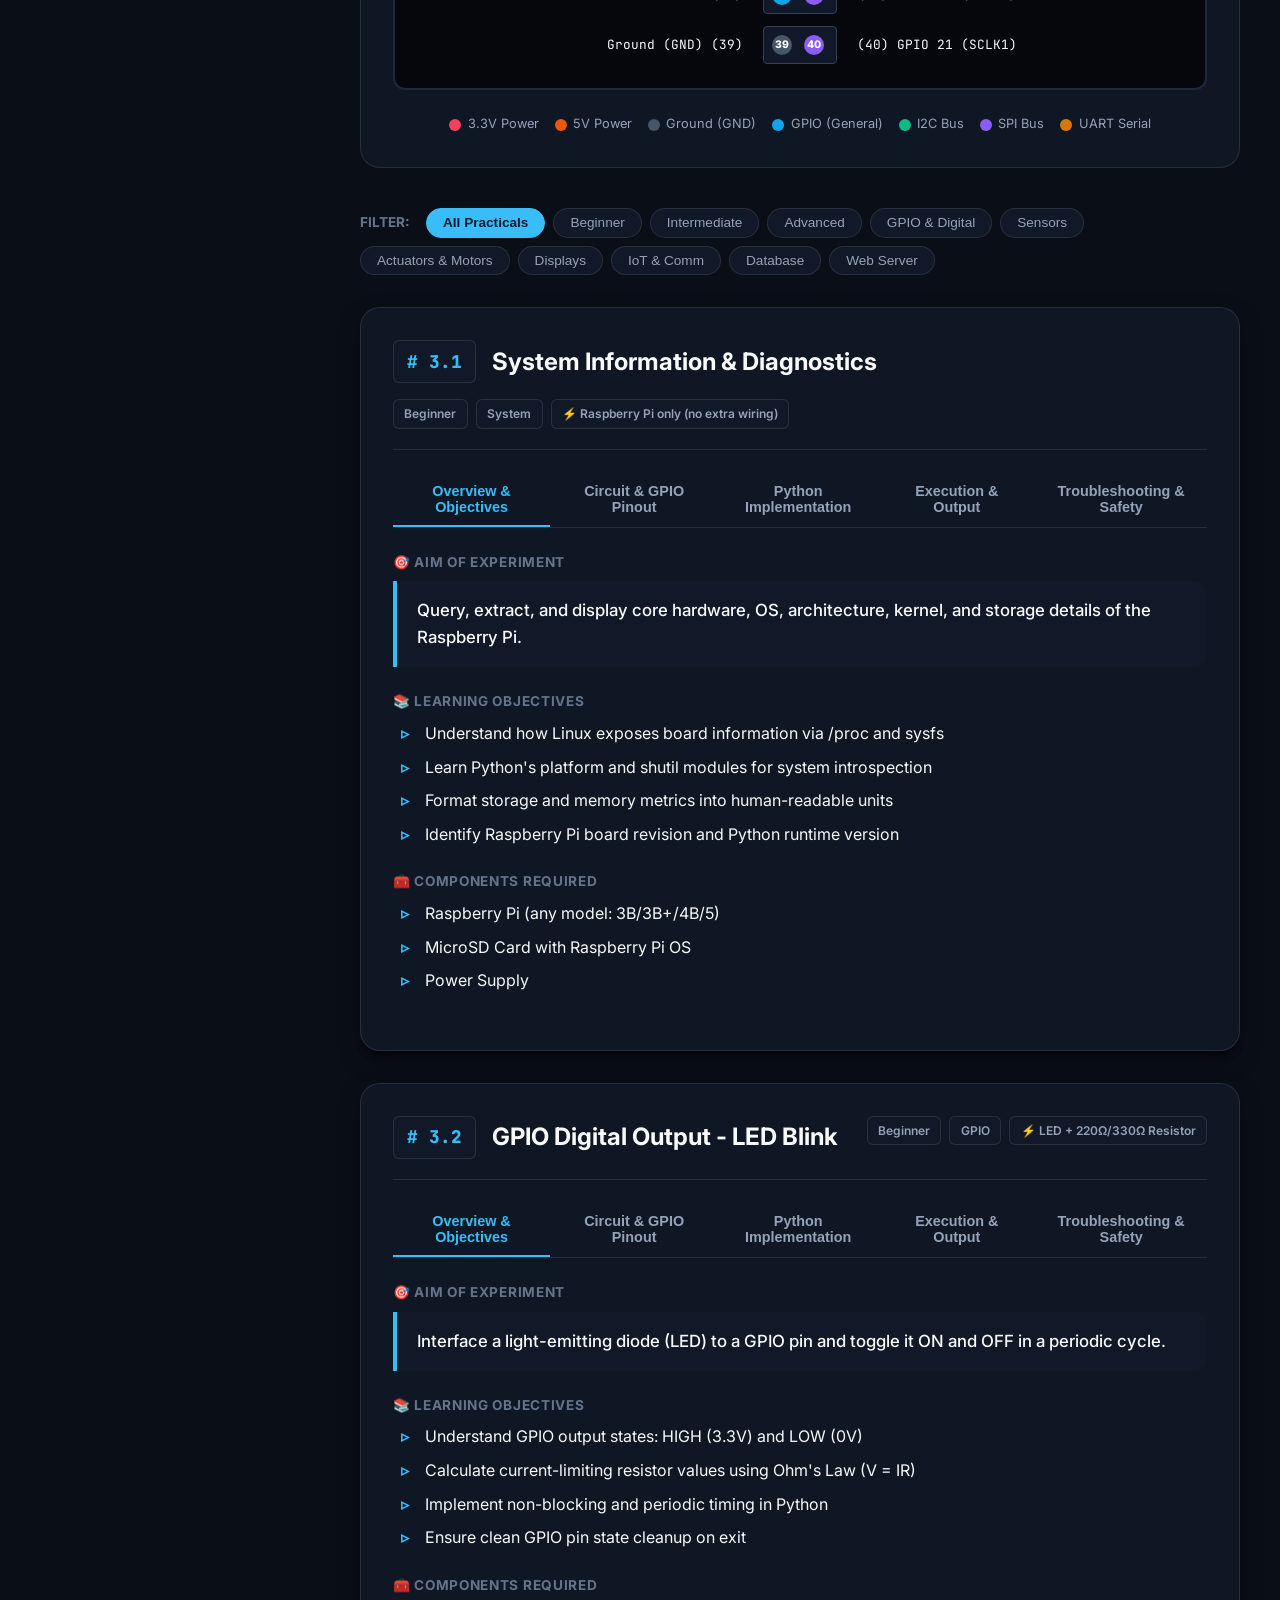
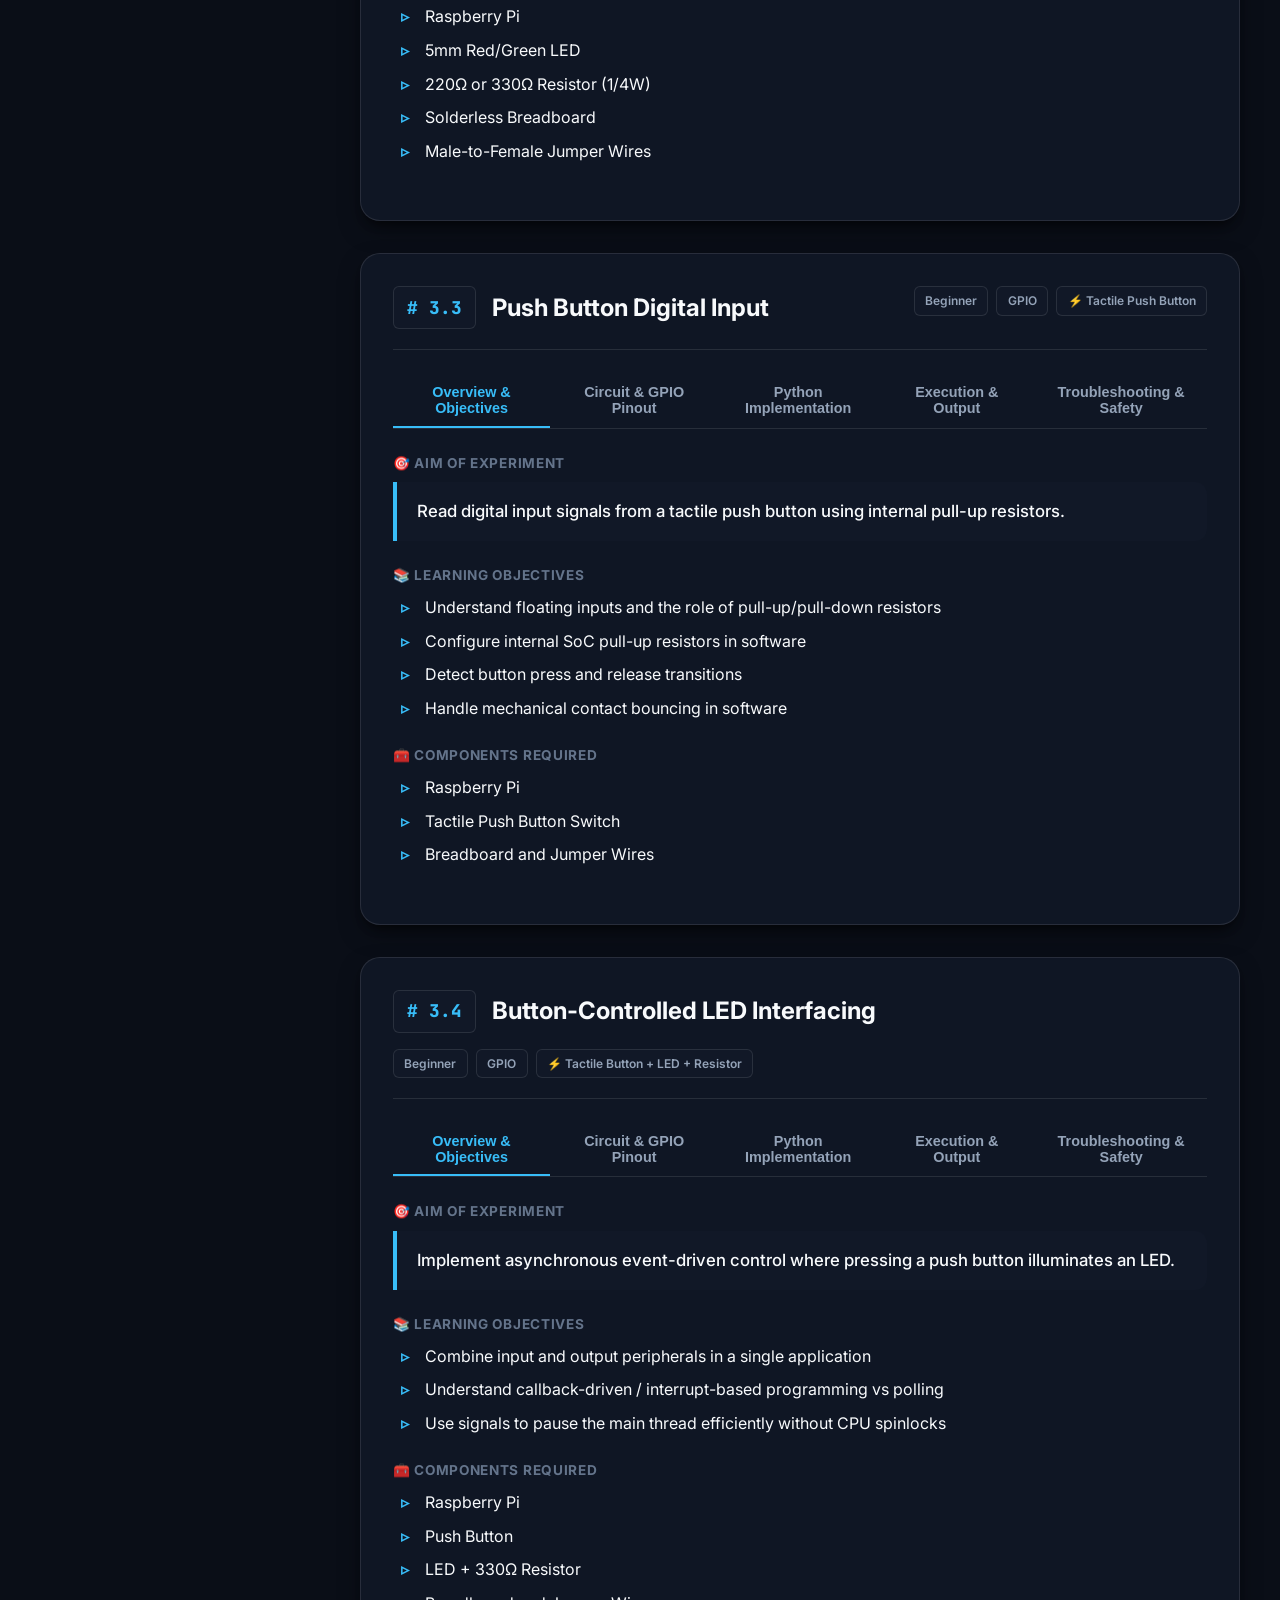
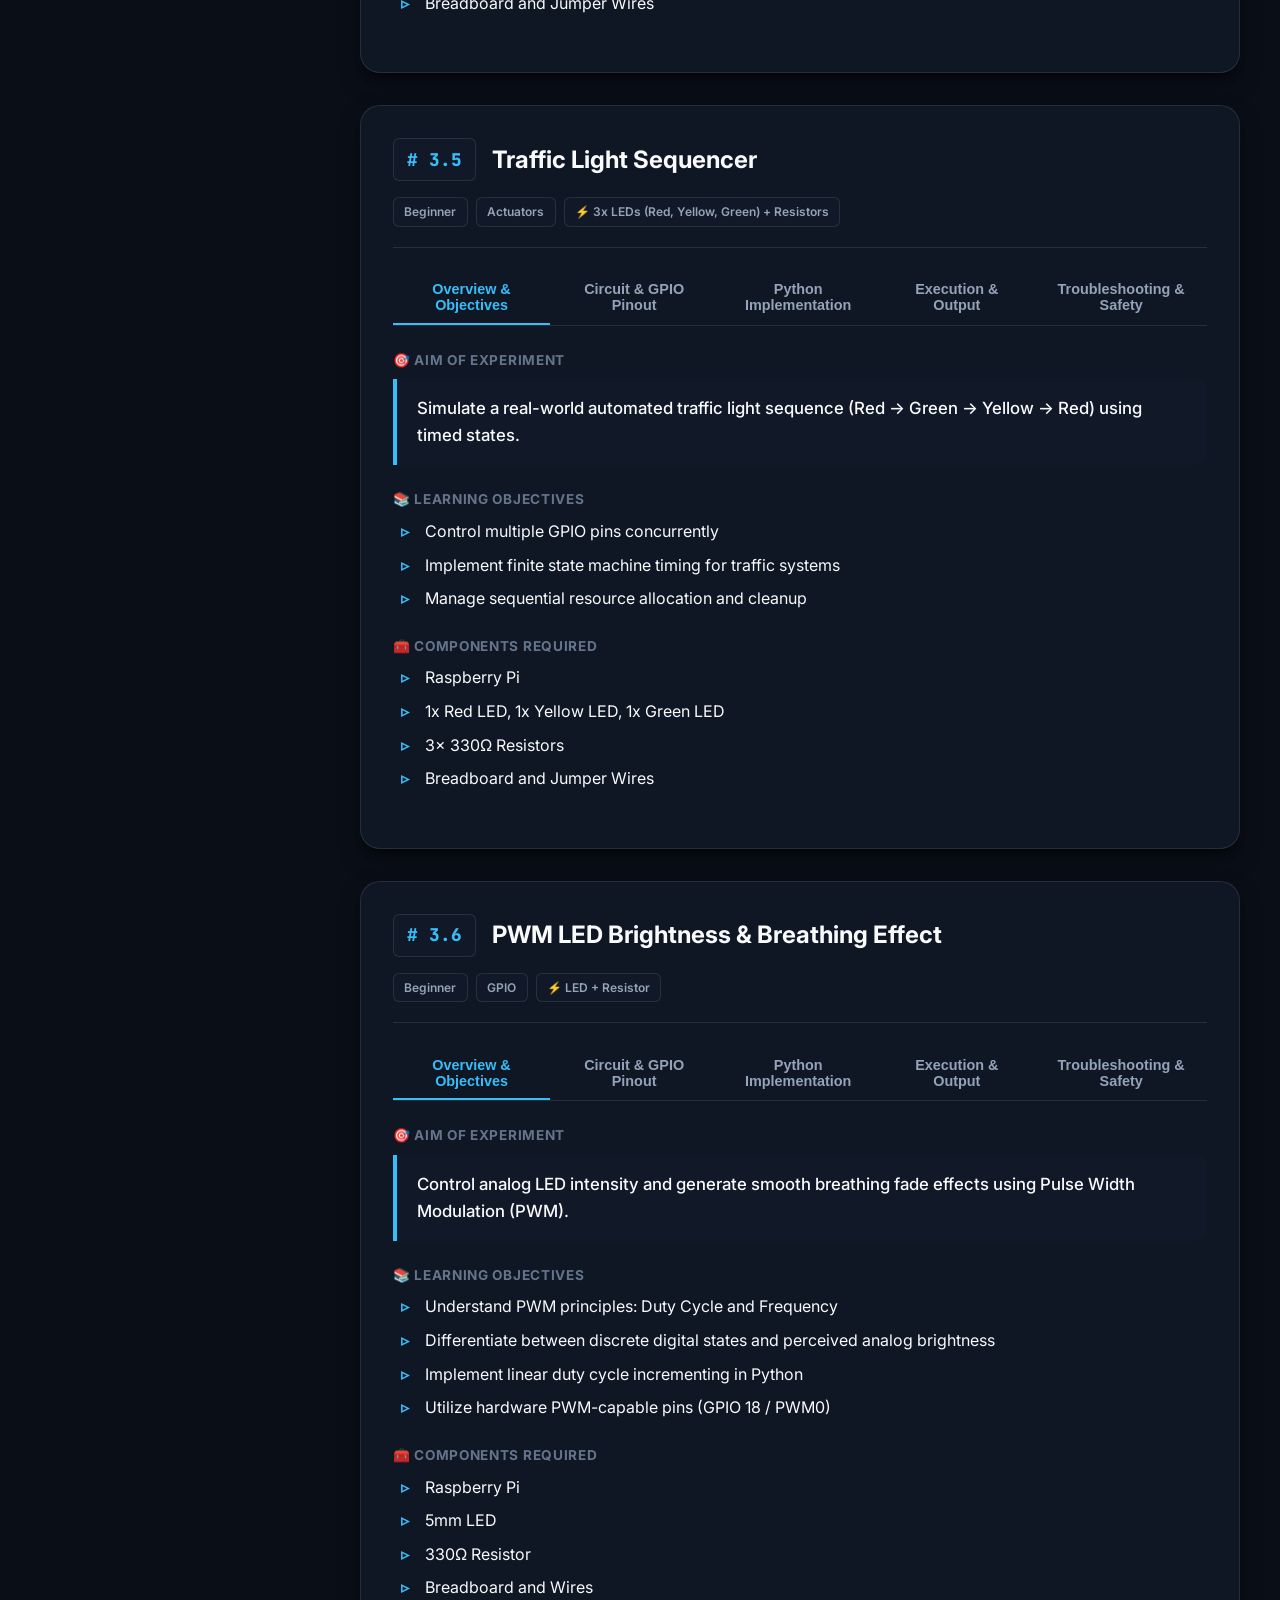
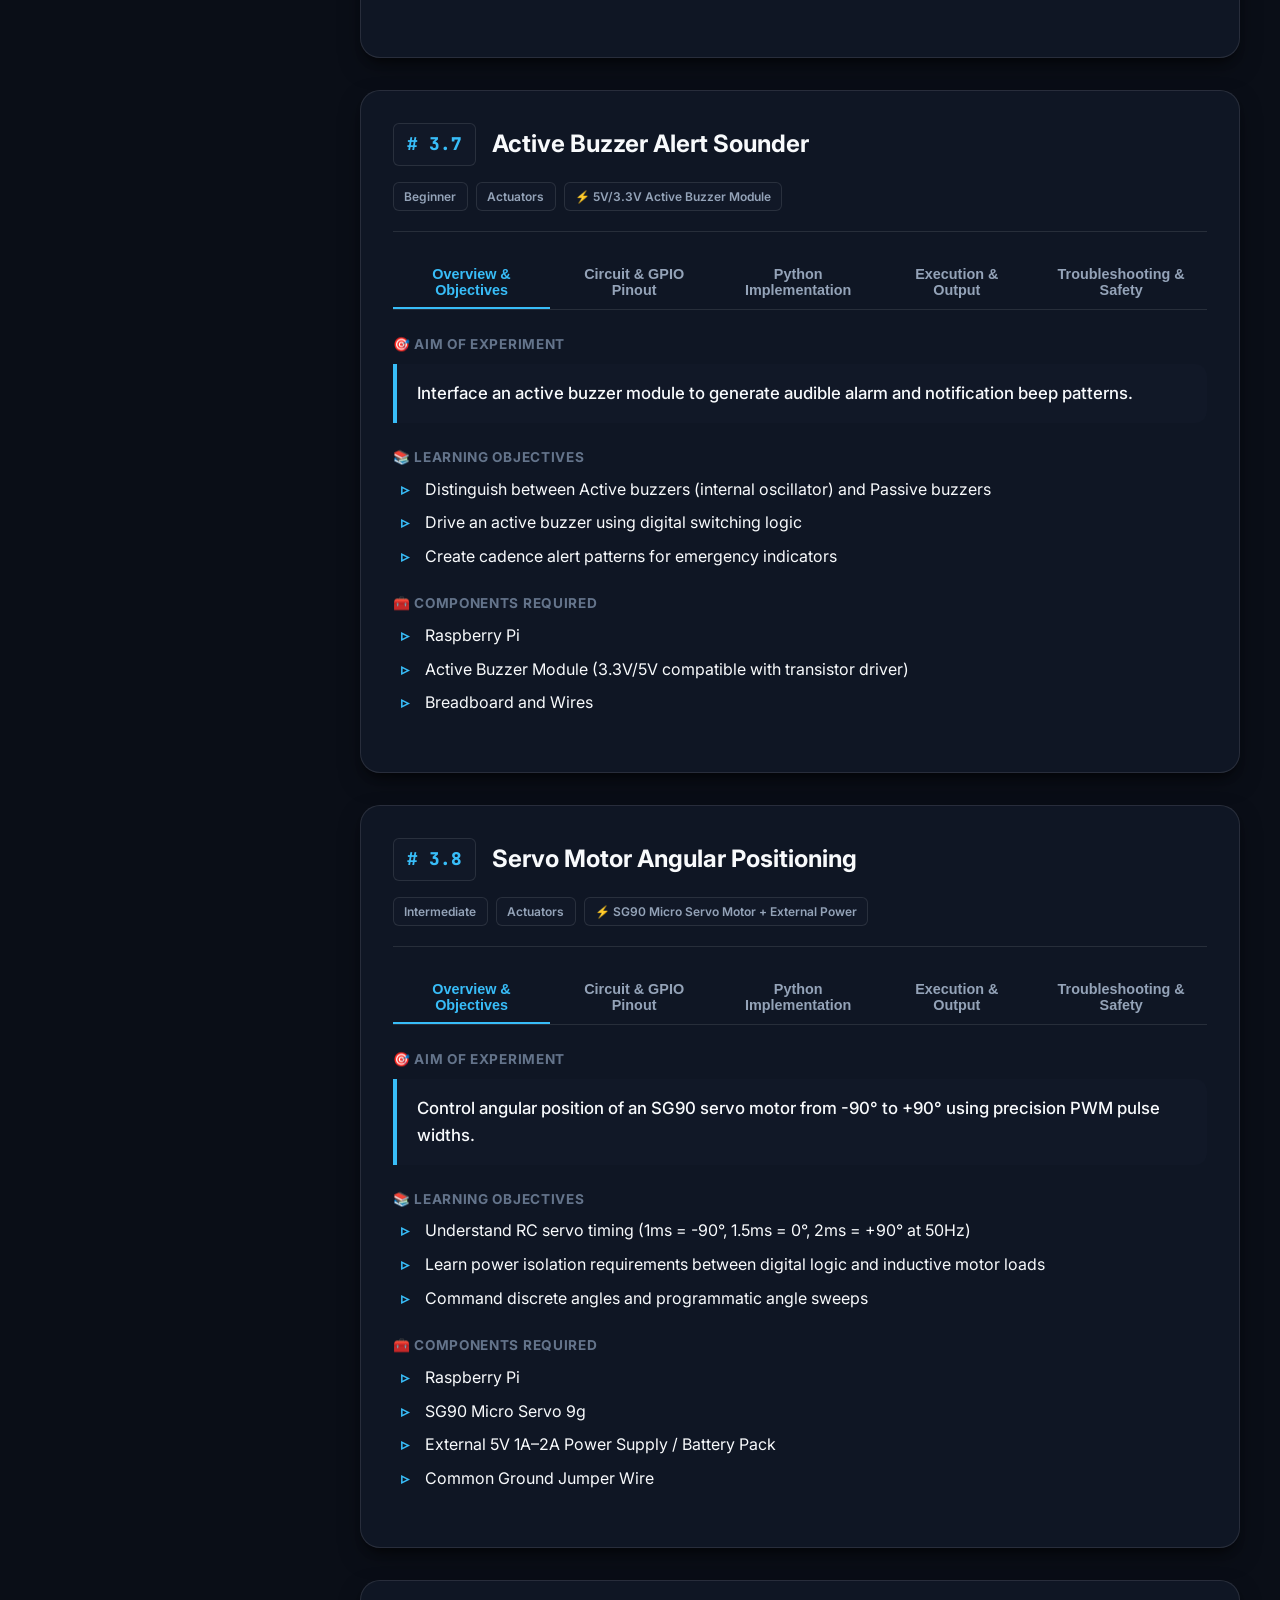
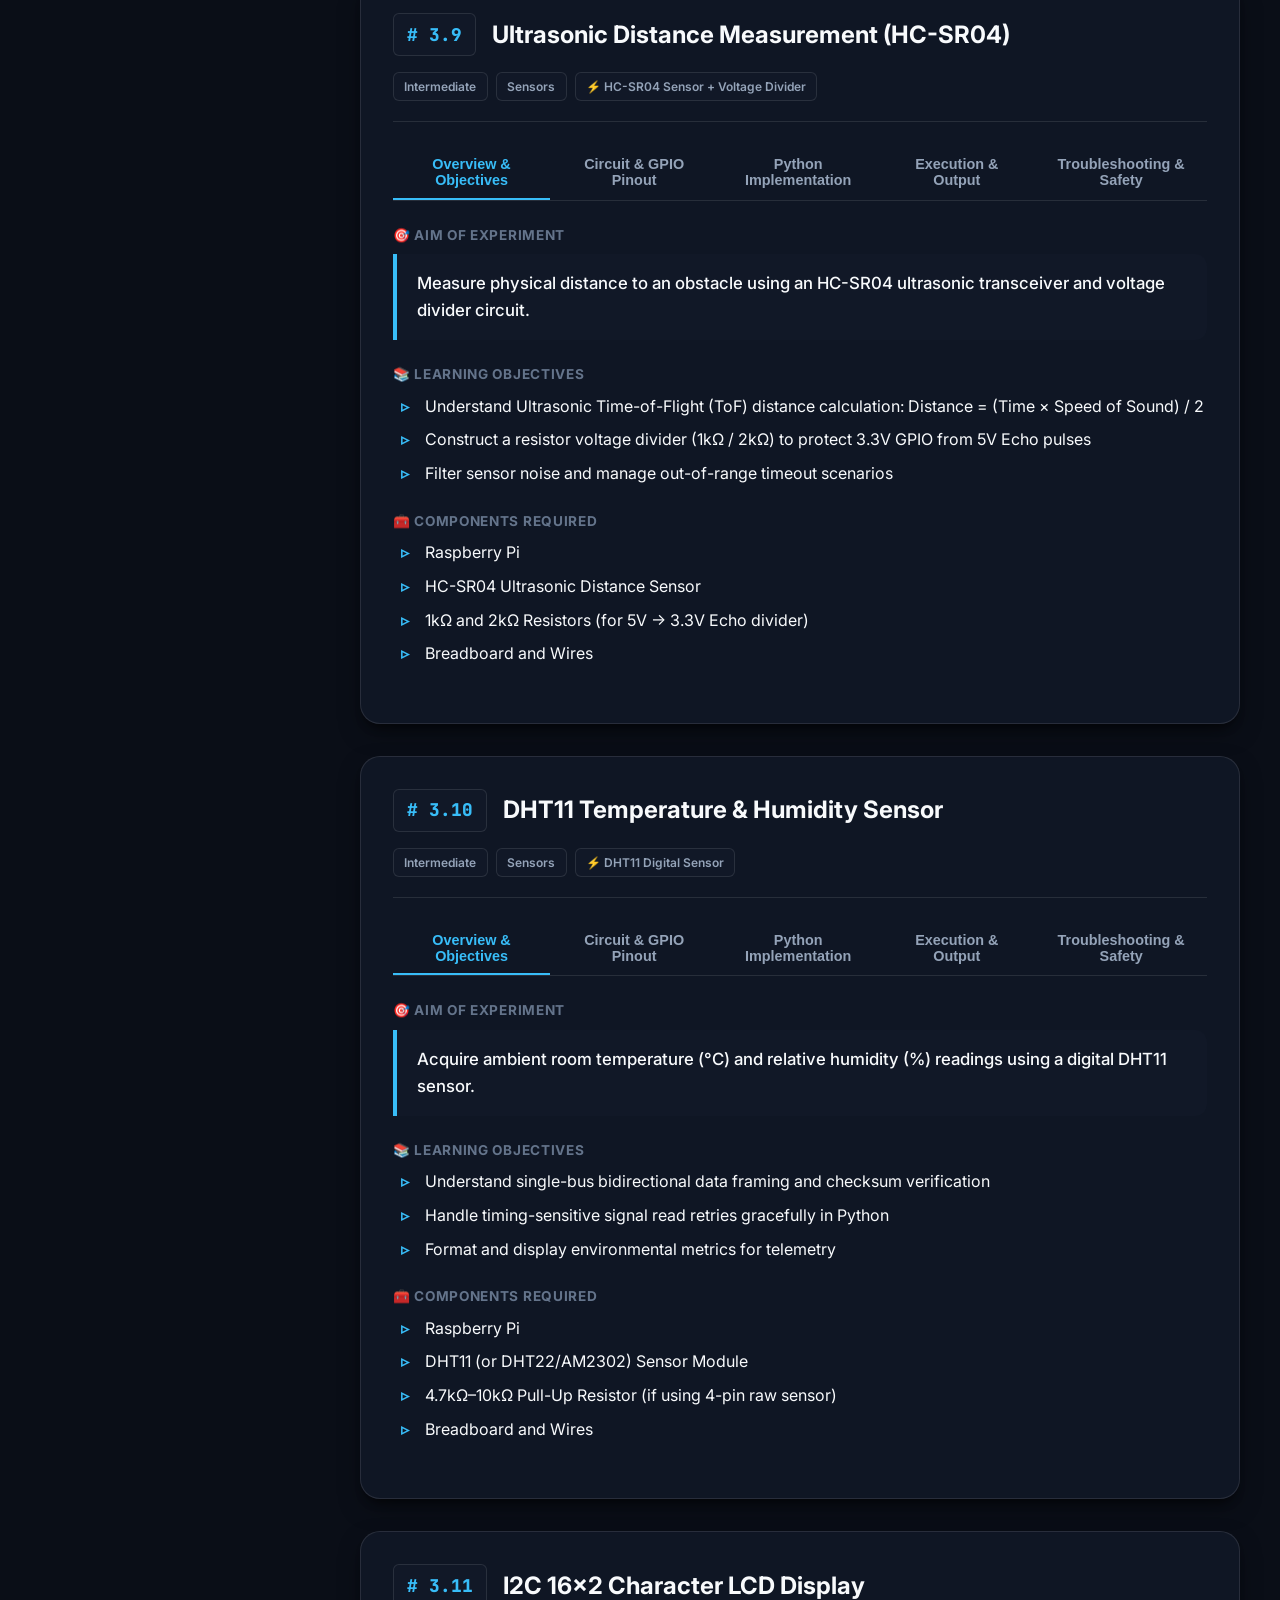
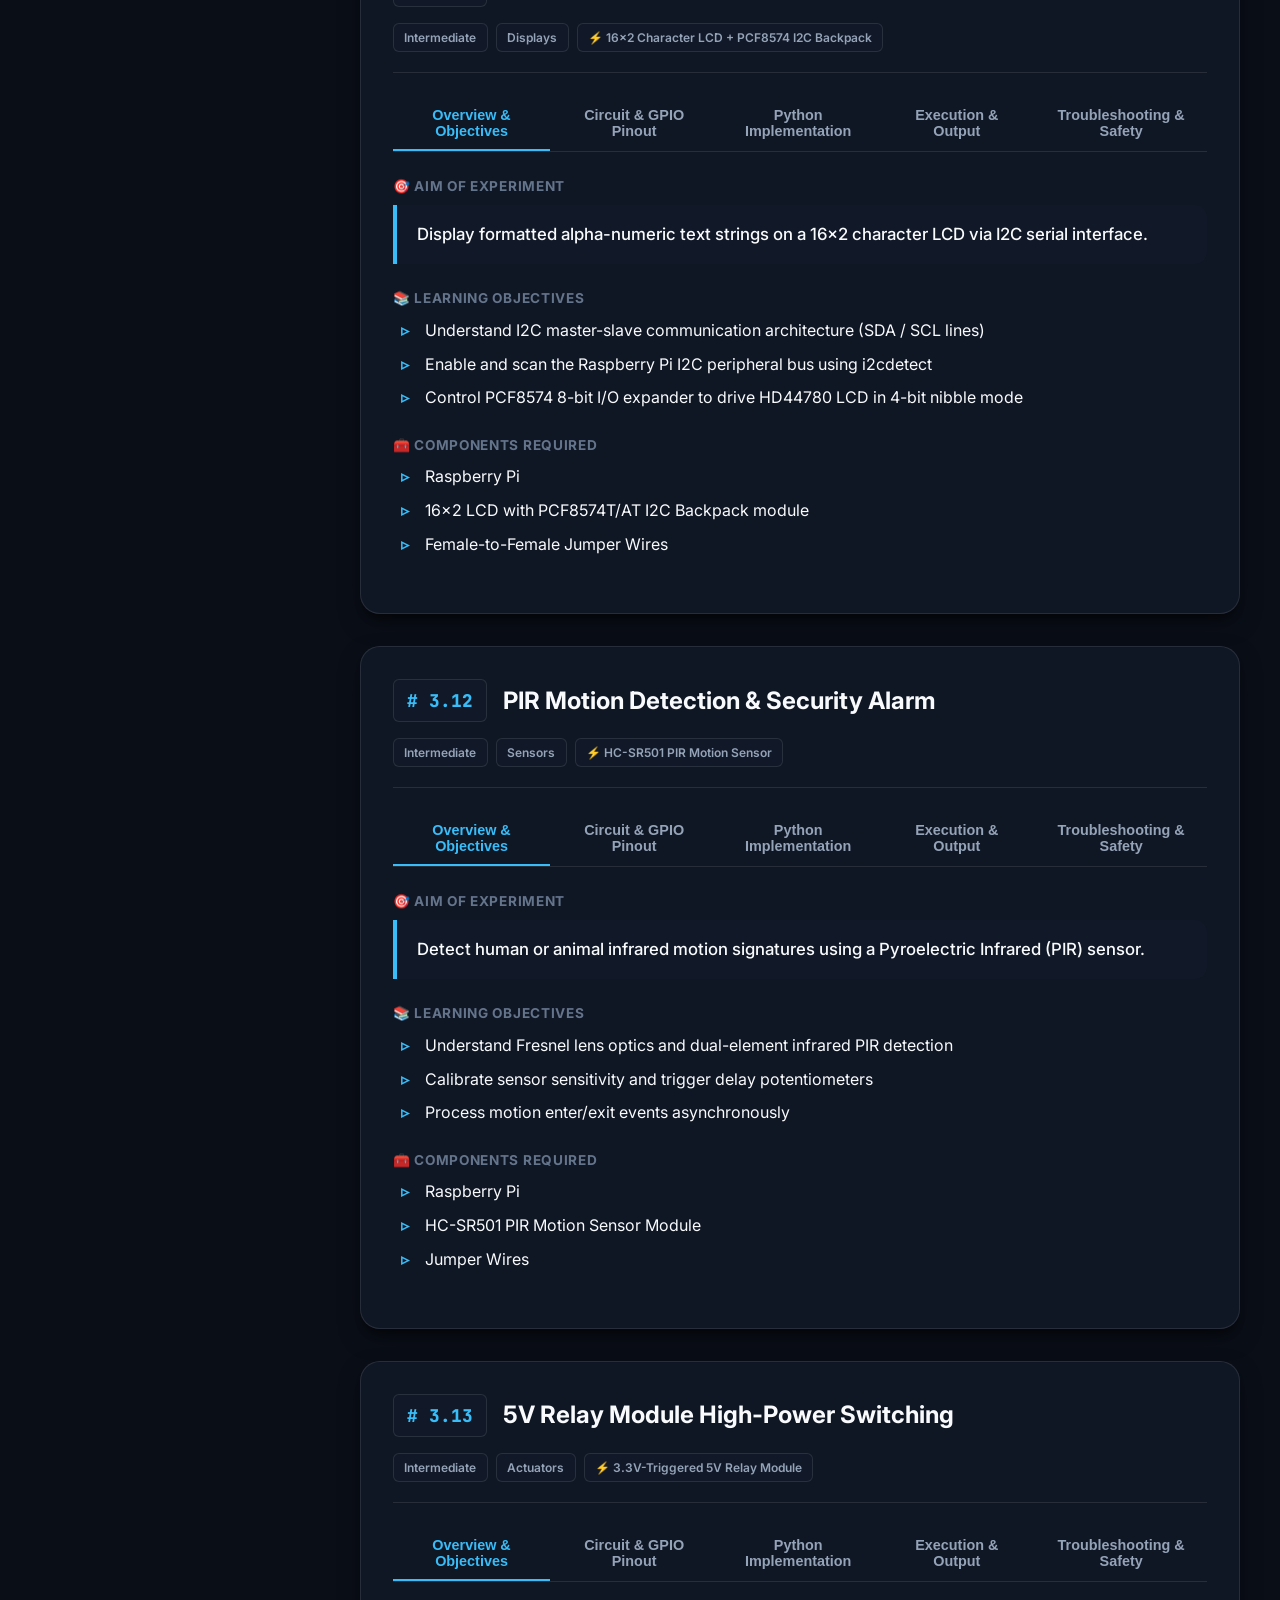
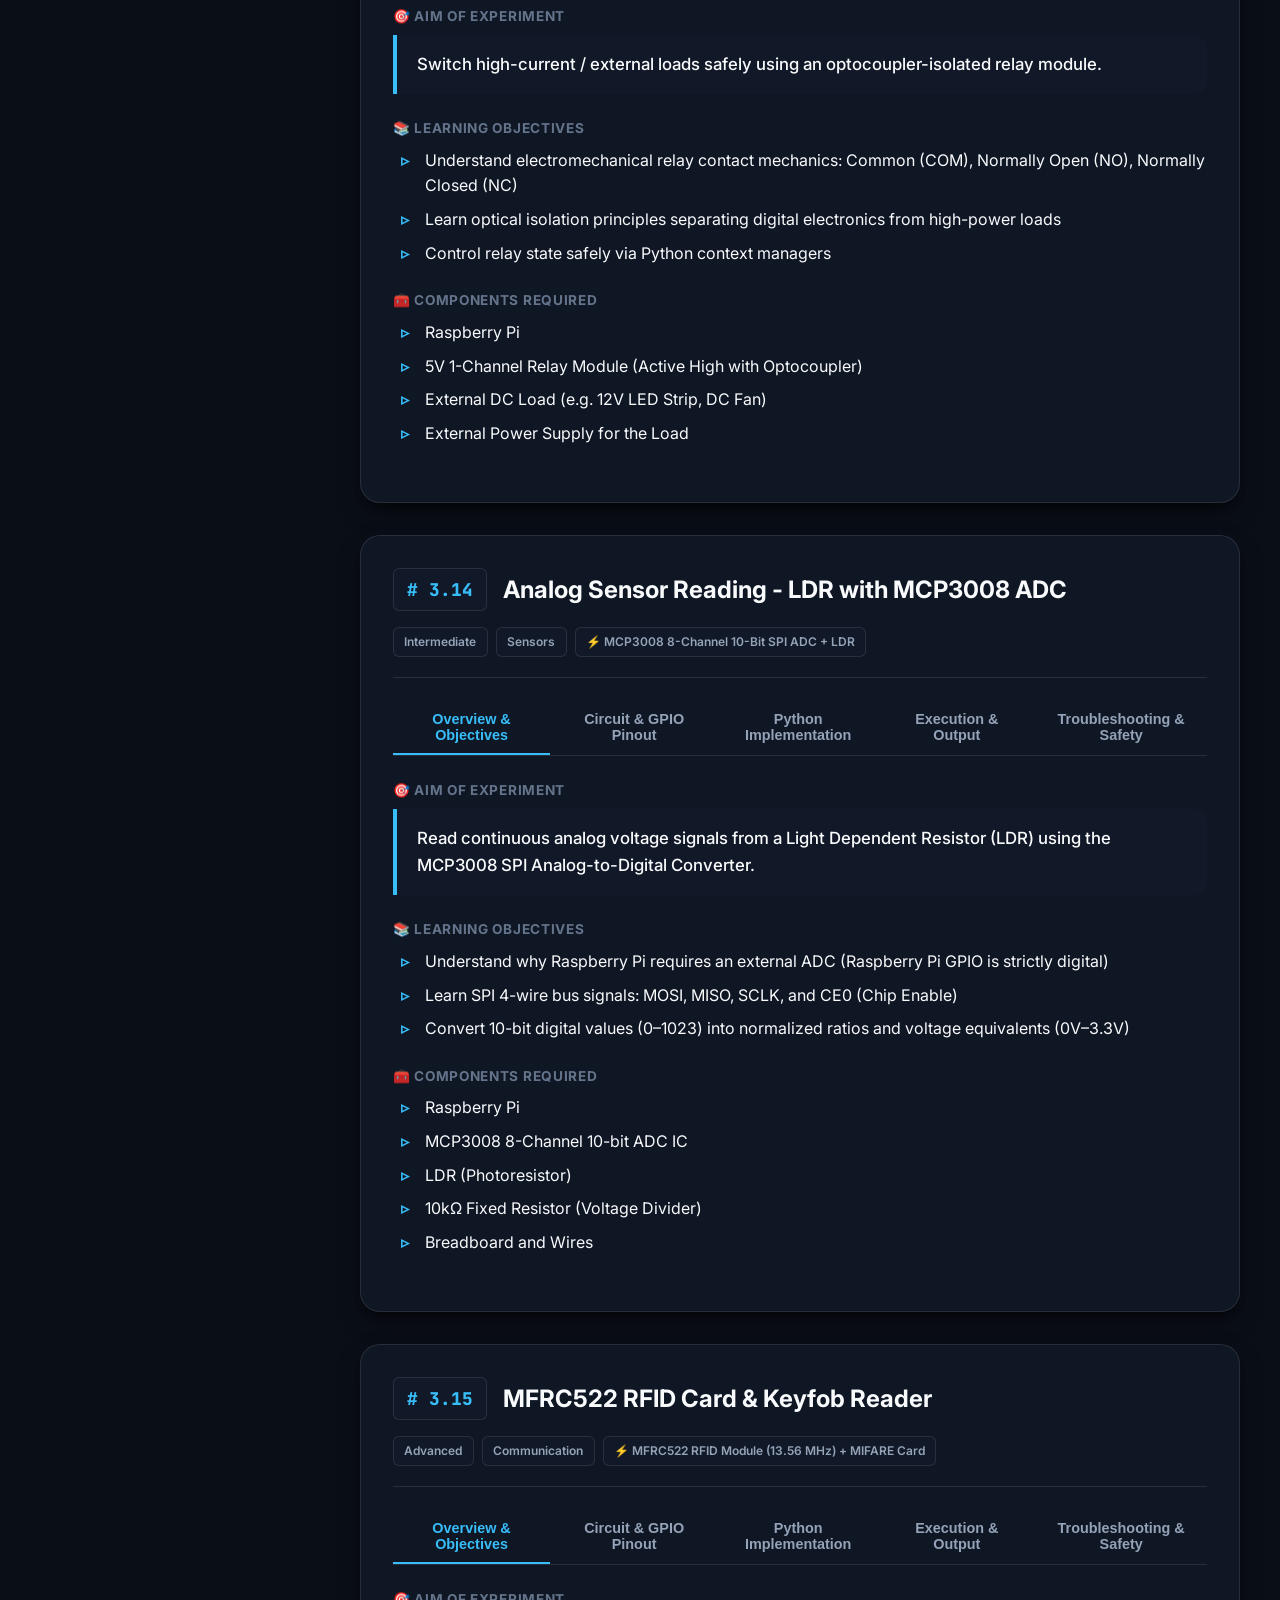
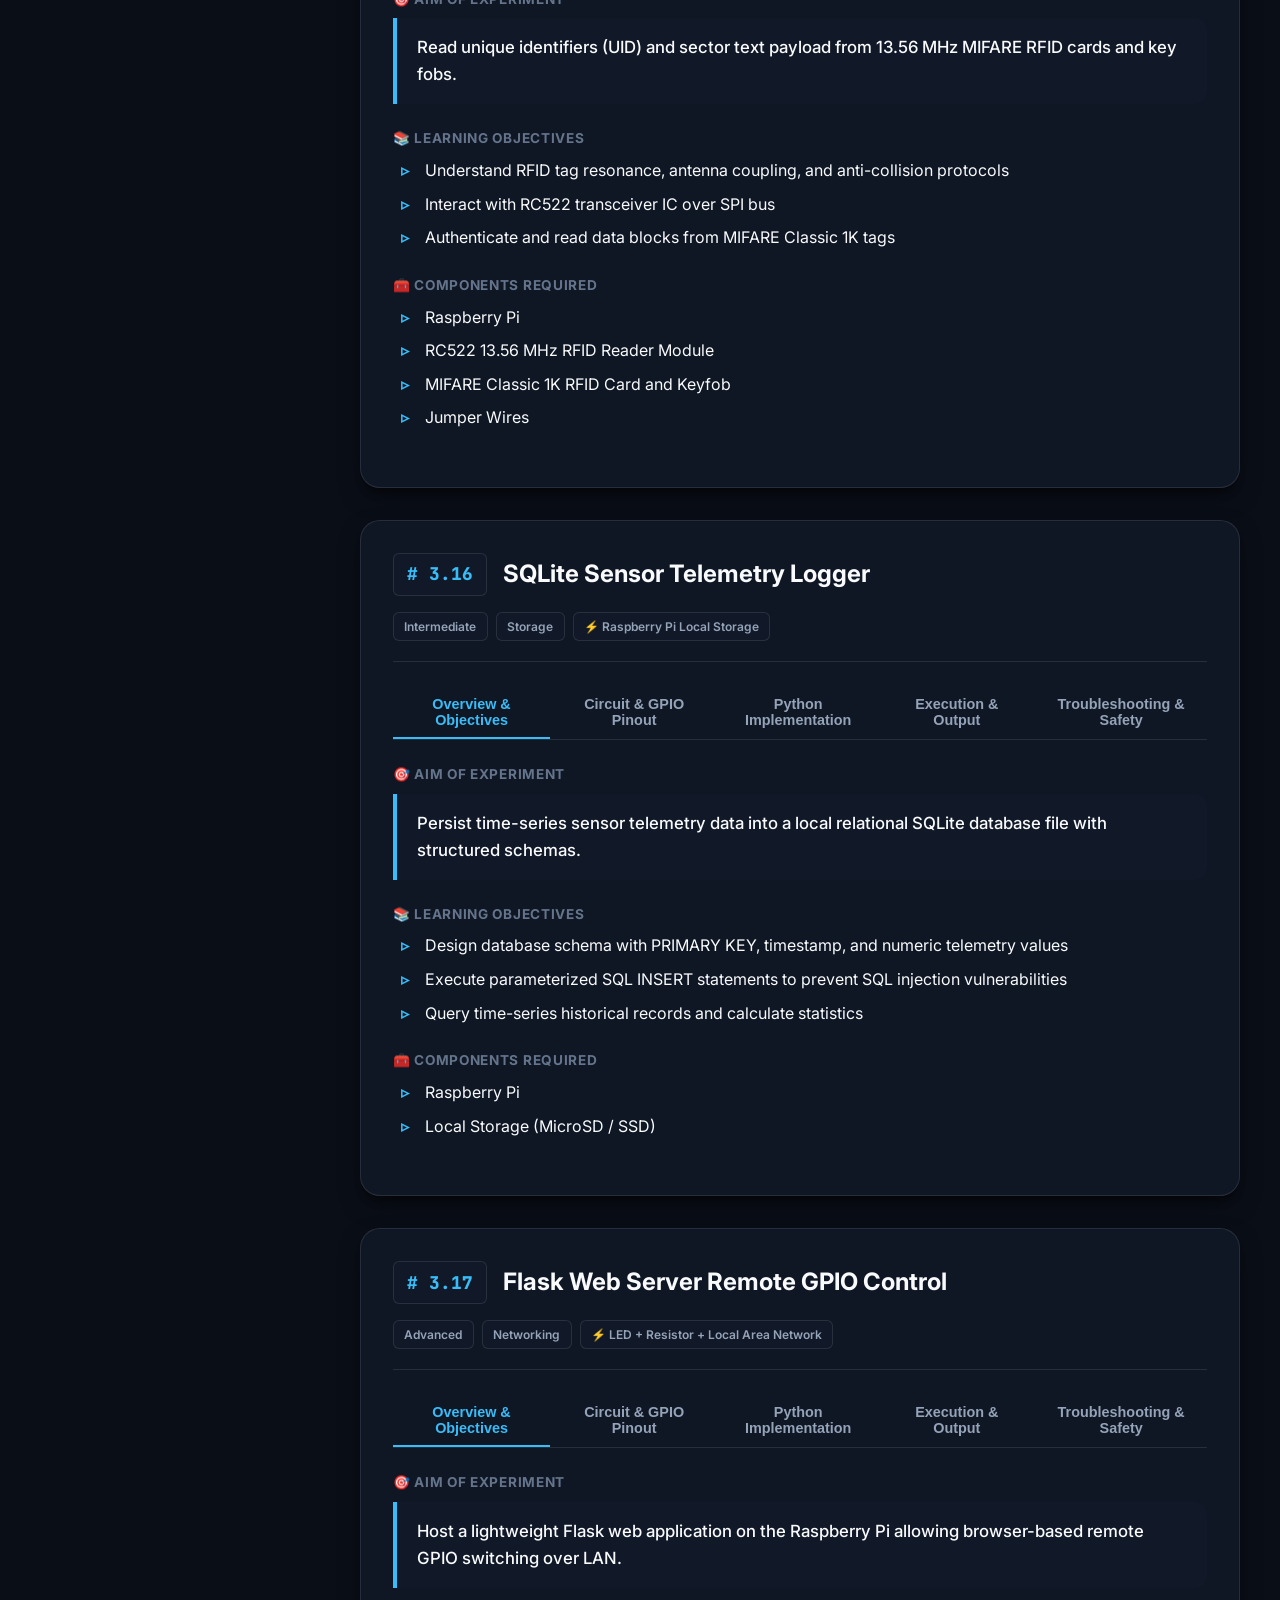
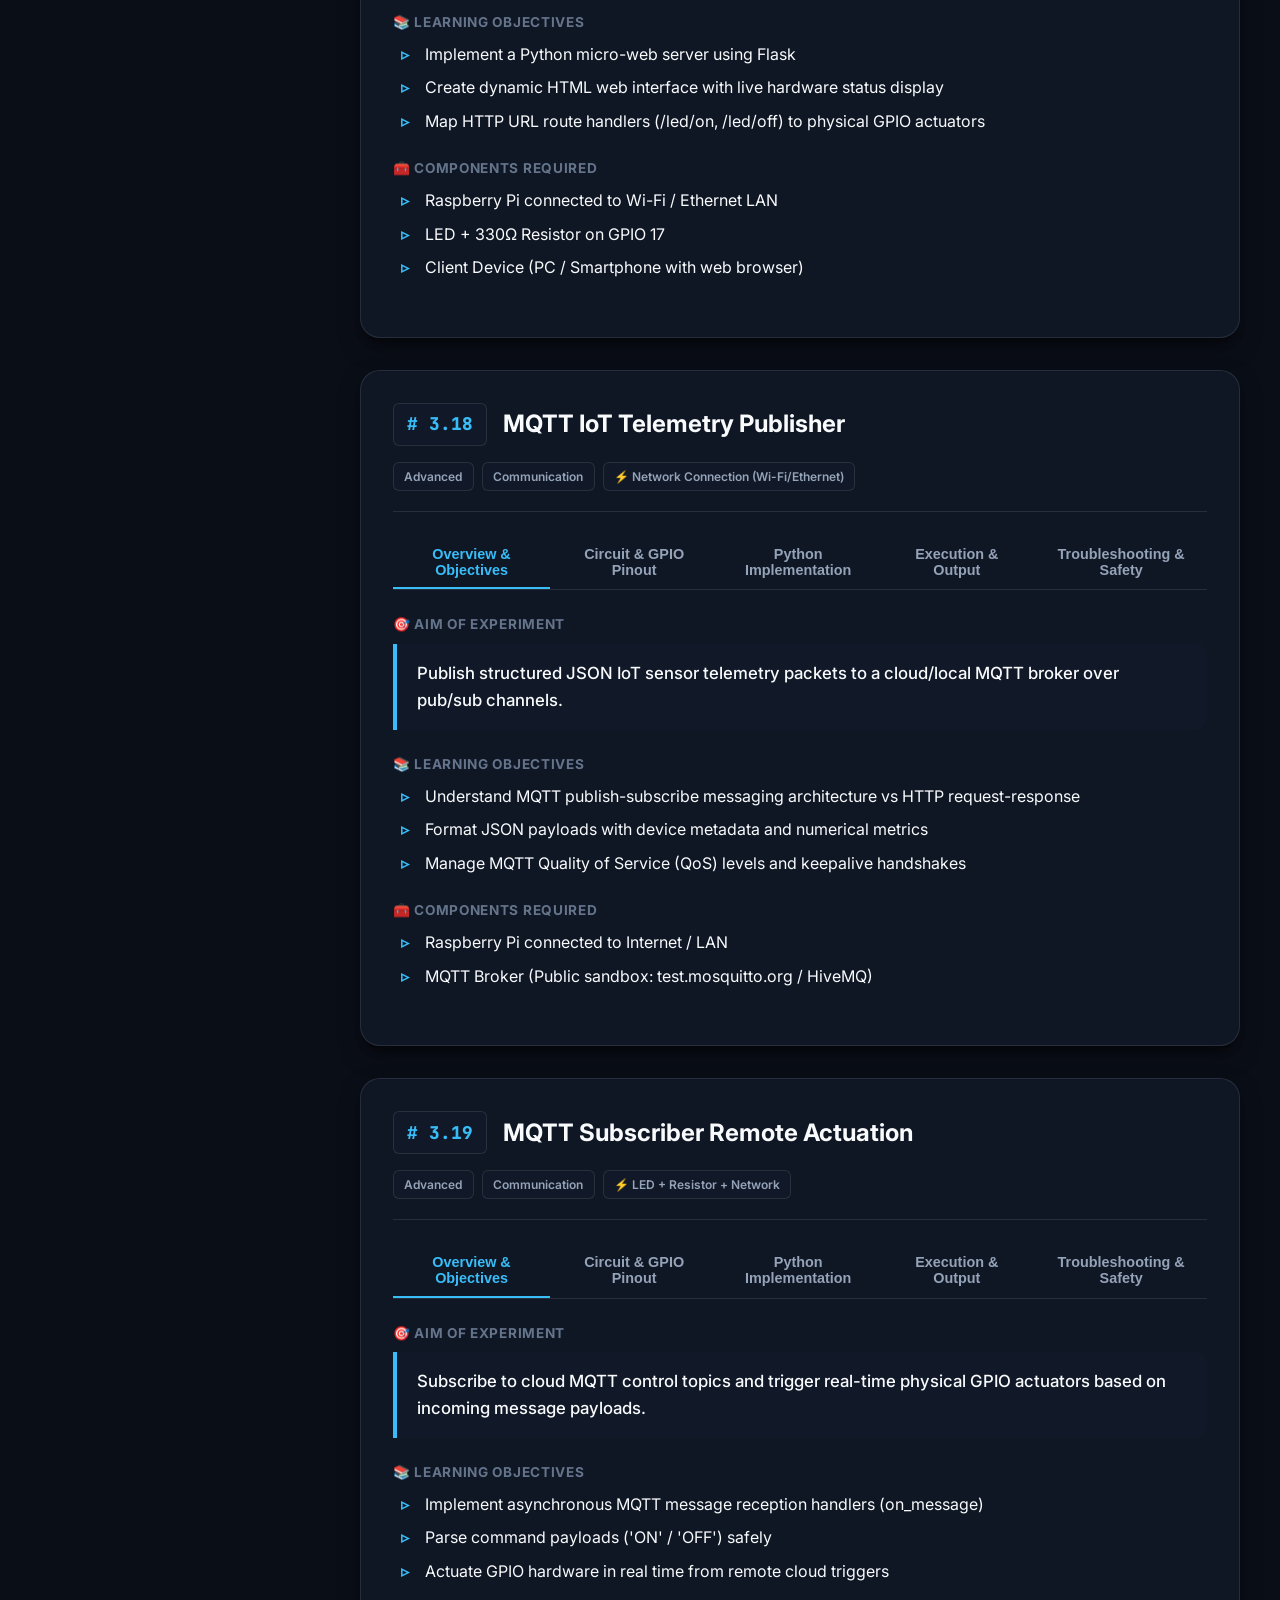
<file: docs/NIELIT_RaspberryPi_Manual.html>
<!DOCTYPE html>
<html lang="en" data-theme="dark">
<head>
  <meta charset="UTF-8">
  <meta name="viewport" content="width=device-width, initial-scale=1.0">
  <meta name="description" content="NIELIT Raspberry Pi Practicals - Complete Interactive Laboratory Manual and Developer API Documentation.">
  <title>NIELIT Raspberry Pi Practicals | Interactive Student Manual & Documentation</title>
  
  <!-- Google Fonts -->
  <link rel="preconnect" href="https://fonts.googleapis.com">
  <link rel="preconnect" href="https://fonts.gstatic.com" crossorigin>
  <link href="https://fonts.googleapis.com/css2?family=Inter:wght@400;500;600;700;800&family=JetBrains+Mono:wght@400;600;700&display=swap" rel="stylesheet">
  
  <!-- Manual Stylesheet -->
  <style>
/* NIELIT Raspberry Pi Practicals - Interactive Manual CSS */
:root {
  --font-main: 'Inter', -apple-system, BlinkMacSystemFont, 'Segoe UI', Roboto, Helvetica, Arial, sans-serif;
  --font-mono: 'JetBrains Mono', 'Fira Code', Consolas, Monaco, 'Courier New', Courier, monospace;

  /* Color Palette - Dark Mode Default */
  --bg-primary: #0a0e17;
  --bg-secondary: #111827;
  --bg-card: rgba(17, 24, 39, 0.85);
  --bg-card-hover: rgba(31, 41, 55, 0.95);
  --border-color: rgba(255, 255, 255, 0.1);
  --border-color-glow: rgba(56, 189, 248, 0.4);

  --text-primary: #f8fafc;
  --text-secondary: #94a3b8;
  --text-muted: #64748b;

  --accent-cyan: #38bdf8;
  --accent-emerald: #34d399;
  --accent-amber: #fbbf24;
  --accent-rose: #f43f5e;
  --accent-purple: #a855f7;
  --accent-blue: #3b82f6;

  --pin-3v3: #f43f5e;
  --pin-5v: #ea580c;
  --pin-gnd: #475569;
  --pin-gpio: #0ea5e9;
  --pin-i2c: #10b981;
  --pin-spi: #8b5cf6;
  --pin-uart: #d97706;

  --radius-sm: 6px;
  --radius-md: 12px;
  --radius-lg: 20px;
  --shadow-card: 0 10px 25px -5px rgba(0, 0, 0, 0.5), 0 8px 10px -6px rgba(0, 0, 0, 0.5);
  --shadow-glow: 0 0 20px rgba(56, 189, 248, 0.25);
  --transition-fast: 0.15s ease;
  --transition-smooth: 0.3s cubic-bezier(0.4, 0, 0.2, 1);
}

/* Light Theme Variables */
[data-theme="light"] {
  --bg-primary: #f8fafc;
  --bg-secondary: #f1f5f9;
  --bg-card: rgba(255, 255, 255, 0.9);
  --bg-card-hover: #ffffff;
  --border-color: rgba(0, 0, 0, 0.1);
  --border-color-glow: rgba(14, 165, 233, 0.5);

  --text-primary: #0f172a;
  --text-secondary: #475569;
  --text-muted: #94a3b8;

  --shadow-card: 0 10px 25px -5px rgba(0, 0, 0, 0.08), 0 8px 10px -6px rgba(0, 0, 0, 0.04);
  --shadow-glow: 0 0 20px rgba(14, 165, 233, 0.15);
}

/* Reset & Base Styles */
* {
  box-sizing: border-box;
  margin: 0;
  padding: 0;
}

body {
  font-family: var(--font-main);
  background-color: var(--bg-primary);
  color: var(--text-primary);
  line-height: 1.6;
  min-height: 100vh;
  display: flex;
  flex-direction: column;
  overflow-x: hidden;
  transition: background-color var(--transition-smooth), color var(--transition-smooth);
}

a {
  color: var(--accent-cyan);
  text-decoration: none;
  transition: color var(--transition-fast);
}

a:hover {
  color: var(--accent-blue);
  text-decoration: underline;
}

/* Scrollbar */
::-webkit-scrollbar {
  width: 8px;
  height: 8px;
}
::-webkit-scrollbar-track {
  background: var(--bg-primary);
}
::-webkit-scrollbar-thumb {
  background: var(--border-color);
  border-radius: 4px;
}
::-webkit-scrollbar-thumb:hover {
  background: var(--accent-cyan);
}

/* Top Navbar */
.navbar {
  position: sticky;
  top: 0;
  z-index: 100;
  display: flex;
  align-items: center;
  justify-content: space-between;
  padding: 0.85rem 2rem;
  background: var(--bg-card);
  backdrop-filter: blur(16px);
  -webkit-backdrop-filter: blur(16px);
  border-bottom: 1px solid var(--border-color);
}

.nav-brand {
  display: flex;
  align-items: center;
  gap: 0.75rem;
  font-size: 1.25rem;
  font-weight: 700;
  color: var(--text-primary);
}

.brand-badge {
  background: linear-gradient(135deg, var(--accent-cyan), var(--accent-blue));
  color: #ffffff;
  padding: 0.2rem 0.6rem;
  border-radius: var(--radius-sm);
  font-size: 0.75rem;
  font-weight: 800;
  letter-spacing: 0.05em;
  text-transform: uppercase;
}

.nav-actions {
  display: flex;
  align-items: center;
  gap: 1rem;
}

.theme-toggle, .btn-icon {
  background: var(--bg-secondary);
  border: 1px solid var(--border-color);
  color: var(--text-primary);
  width: 40px;
  height: 40px;
  border-radius: var(--radius-md);
  display: flex;
  align-items: center;
  justify-content: center;
  cursor: pointer;
  font-size: 1.1rem;
  transition: all var(--transition-fast);
}

.theme-toggle:hover, .btn-icon:hover {
  border-color: var(--accent-cyan);
  box-shadow: var(--shadow-glow);
}

.btn-pill {
  display: inline-flex;
  align-items: center;
  gap: 0.5rem;
  padding: 0.5rem 1.2rem;
  background: linear-gradient(135deg, var(--accent-cyan), var(--accent-blue));
  color: #ffffff;
  font-weight: 600;
  font-size: 0.875rem;
  border-radius: 9999px;
  border: none;
  cursor: pointer;
  transition: transform var(--transition-fast), box-shadow var(--transition-fast);
}

.btn-pill:hover {
  transform: translateY(-2px);
  box-shadow: 0 4px 15px rgba(56, 189, 248, 0.4);
  text-decoration: none;
  color: #ffffff;
}

/* App Container */
.app-container {
  display: flex;
  flex: 1;
  max-width: 1600px;
  margin: 0 auto;
  width: 100%;
}

/* Sidebar Navigation */
.sidebar {
  width: 320px;
  border-right: 1px solid var(--border-color);
  background: var(--bg-primary);
  display: flex;
  flex-direction: column;
  height: calc(100vh - 65px);
  position: sticky;
  top: 65px;
  padding: 1.25rem;
  overflow-y: auto;
}

.search-wrapper {
  position: relative;
  margin-bottom: 1.25rem;
}

.search-input {
  width: 100%;
  padding: 0.75rem 1rem 0.75rem 2.5rem;
  background: var(--bg-secondary);
  border: 1px solid var(--border-color);
  border-radius: var(--radius-md);
  color: var(--text-primary);
  font-size: 0.9rem;
  font-family: inherit;
  outline: none;
  transition: all var(--transition-fast);
}

.search-input:focus {
  border-color: var(--accent-cyan);
  box-shadow: 0 0 0 3px rgba(56, 189, 248, 0.2);
}

.search-icon {
  position: absolute;
  left: 0.85rem;
  top: 50%;
  transform: translateY(-50%);
  color: var(--text-muted);
  font-size: 0.95rem;
}

.nav-section-title {
  font-size: 0.75rem;
  font-weight: 700;
  letter-spacing: 0.08em;
  text-transform: uppercase;
  color: var(--text-muted);
  margin: 1.25rem 0 0.5rem 0.5rem;
}

.nav-list {
  list-style: none;
  display: flex;
  flex-direction: column;
  gap: 0.25rem;
}

.nav-item-btn {
  display: flex;
  align-items: center;
  justify-content: space-between;
  width: 100%;
  padding: 0.6rem 0.85rem;
  background: transparent;
  border: 1px solid transparent;
  border-radius: var(--radius-sm);
  color: var(--text-secondary);
  font-size: 0.875rem;
  text-align: left;
  cursor: pointer;
  transition: all var(--transition-fast);
}

.nav-item-btn:hover {
  background: var(--bg-secondary);
  color: var(--text-primary);
}

.nav-item-btn.active {
  background: rgba(56, 189, 248, 0.12);
  border-color: rgba(56, 189, 248, 0.35);
  color: var(--accent-cyan);
  font-weight: 600;
}

.nav-badge {
  font-size: 0.7rem;
  padding: 0.15rem 0.45rem;
  border-radius: 4px;
  font-weight: 700;
}

.badge-beginner { background: rgba(52, 211, 153, 0.2); color: var(--accent-emerald); }
.badge-intermediate { background: rgba(251, 191, 36, 0.2); color: var(--accent-amber); }
.badge-advanced { background: rgba(168, 85, 247, 0.2); color: var(--accent-purple); }

/* Main Content Area */
.main-content {
  flex: 1;
  padding: 2rem 2.5rem;
  max-width: 1200px;
  overflow-y: auto;
}

/* Hero Section */
.hero-card {
  background: linear-gradient(135deg, rgba(14, 165, 233, 0.15), rgba(168, 85, 247, 0.15));
  border: 1px solid var(--border-color-glow);
  border-radius: var(--radius-lg);
  padding: 2.5rem;
  margin-bottom: 2.5rem;
  position: relative;
  overflow: hidden;
  box-shadow: var(--shadow-card);
}

.hero-title {
  font-size: 2.25rem;
  font-weight: 800;
  margin-bottom: 0.75rem;
  background: linear-gradient(135deg, #ffffff 0%, var(--accent-cyan) 100%);
  -webkit-background-clip: text;
  -webkit-text-fill-color: transparent;
}

[data-theme="light"] .hero-title {
  background: linear-gradient(135deg, #0f172a 0%, var(--accent-blue) 100%);
  -webkit-background-clip: text;
  -webkit-text-fill-color: transparent;
}

.hero-subtitle {
  font-size: 1.1rem;
  color: var(--text-secondary);
  max-width: 800px;
  margin-bottom: 1.5rem;
}

.stats-grid {
  display: grid;
  grid-template-columns: repeat(auto-fit, minmax(180px, 1fr));
  gap: 1.25rem;
  margin-top: 1.5rem;
}

.stat-item {
  background: var(--bg-card);
  border: 1px solid var(--border-color);
  border-radius: var(--radius-md);
  padding: 1rem 1.25rem;
  backdrop-filter: blur(8px);
}

.stat-val {
  font-size: 1.75rem;
  font-weight: 800;
  color: var(--accent-cyan);
}

.stat-label {
  font-size: 0.8rem;
  color: var(--text-muted);
  text-transform: uppercase;
  letter-spacing: 0.05em;
  margin-top: 0.25rem;
}

/* Category Filter Tags */
.filter-bar {
  display: flex;
  align-items: center;
  gap: 0.5rem;
  flex-wrap: wrap;
  margin-bottom: 2rem;
}

.filter-chip {
  padding: 0.4rem 1rem;
  background: var(--bg-secondary);
  border: 1px solid var(--border-color);
  border-radius: 9999px;
  font-size: 0.85rem;
  font-weight: 500;
  color: var(--text-secondary);
  cursor: pointer;
  transition: all var(--transition-fast);
}

.filter-chip:hover {
  border-color: var(--accent-cyan);
  color: var(--text-primary);
}

.filter-chip.active {
  background: var(--accent-cyan);
  color: #0f172a;
  border-color: var(--accent-cyan);
  font-weight: 700;
}

/* Practical Cards Section */
.practical-card {
  background: var(--bg-card);
  border: 1px solid var(--border-color);
  border-radius: var(--radius-lg);
  padding: 2rem;
  margin-bottom: 2rem;
  box-shadow: var(--shadow-card);
  transition: border-color var(--transition-smooth), box-shadow var(--transition-smooth);
}

.practical-card:hover {
  border-color: rgba(56, 189, 248, 0.4);
}

.card-header {
  display: flex;
  justify-content: space-between;
  align-items: flex-start;
  flex-wrap: wrap;
  gap: 1rem;
  margin-bottom: 1.5rem;
  padding-bottom: 1.25rem;
  border-bottom: 1px solid var(--border-color);
}

.card-title-group {
  display: flex;
  align-items: center;
  gap: 1rem;
}

.practical-number {
  background: var(--bg-secondary);
  border: 1px solid var(--border-color);
  color: var(--accent-cyan);
  font-family: var(--font-mono);
  font-weight: 800;
  font-size: 1.1rem;
  padding: 0.4rem 0.8rem;
  border-radius: var(--radius-sm);
}

.card-title {
  font-size: 1.5rem;
  font-weight: 700;
}

.card-meta-chips {
  display: flex;
  gap: 0.5rem;
  flex-wrap: wrap;
}

.meta-chip {
  font-size: 0.75rem;
  padding: 0.25rem 0.65rem;
  border-radius: var(--radius-sm);
  background: var(--bg-secondary);
  border: 1px solid var(--border-color);
  color: var(--text-secondary);
  font-weight: 600;
}

/* Tabbed Interface Inside Practical */
.tabs-header {
  display: flex;
  gap: 0.5rem;
  border-bottom: 1px solid var(--border-color);
  margin-bottom: 1.5rem;
}

.tab-btn {
  padding: 0.6rem 1.2rem;
  background: transparent;
  border: none;
  border-bottom: 2px solid transparent;
  color: var(--text-secondary);
  font-weight: 600;
  font-size: 0.9rem;
  cursor: pointer;
  transition: all var(--transition-fast);
}

.tab-btn:hover {
  color: var(--text-primary);
}

.tab-btn.active {
  color: var(--accent-cyan);
  border-bottom-color: var(--accent-cyan);
}

.tab-pane {
  display: none;
  animation: fadeIn 0.25s ease-in-out;
}

.tab-pane.active {
  display: block;
}

@keyframes fadeIn {
  from { opacity: 0; transform: translateY(4px); }
  to { opacity: 1; transform: translateY(0); }
}

/* Sections & Typography Inside Tabs */
.section-block {
  margin-bottom: 1.5rem;
}

.section-label {
  font-size: 0.85rem;
  font-weight: 700;
  text-transform: uppercase;
  letter-spacing: 0.05em;
  color: var(--text-muted);
  margin-bottom: 0.5rem;
  display: flex;
  align-items: center;
  gap: 0.5rem;
}

.aim-box {
  background: var(--bg-secondary);
  border-left: 4px solid var(--accent-cyan);
  padding: 1rem 1.25rem;
  border-radius: 0 var(--radius-md) var(--radius-md) 0;
  font-size: 1.05rem;
  font-weight: 500;
  margin-bottom: 1.25rem;
}

.bullet-list {
  list-style: none;
  padding-left: 0.5rem;
  display: flex;
  flex-direction: column;
  gap: 0.5rem;
}

.bullet-list li {
  position: relative;
  padding-left: 1.5rem;
}

.bullet-list li::before {
  content: "▹";
  position: absolute;
  left: 0;
  color: var(--accent-cyan);
  font-weight: bold;
}

/* Wiring Tables */
.table-wrapper {
  overflow-x: auto;
  border: 1px solid var(--border-color);
  border-radius: var(--radius-md);
  margin: 1rem 0;
}

.custom-table {
  width: 100%;
  border-collapse: collapse;
  text-align: left;
  font-size: 0.9rem;
}

.custom-table th {
  background: var(--bg-secondary);
  padding: 0.75rem 1rem;
  font-weight: 700;
  color: var(--text-secondary);
  border-bottom: 1px solid var(--border-color);
}

.custom-table td {
  padding: 0.75rem 1rem;
  border-bottom: 1px solid var(--border-color);
}

.custom-table tr:last-child td {
  border-bottom: none;
}

.custom-table tr:hover td {
  background: rgba(255, 255, 255, 0.02);
}

/* Code Display Box */
.code-container {
  position: relative;
  background: #05070c;
  border: 1px solid var(--border-color);
  border-radius: var(--radius-md);
  margin: 1rem 0;
  overflow: hidden;
}

.code-header {
  display: flex;
  align-items: center;
  justify-content: space-between;
  padding: 0.6rem 1rem;
  background: #0f172a;
  border-bottom: 1px solid var(--border-color);
  font-family: var(--font-mono);
  font-size: 0.8rem;
  color: var(--text-muted);
}

.btn-copy {
  background: var(--bg-secondary);
  border: 1px solid var(--border-color);
  color: var(--text-primary);
  padding: 0.25rem 0.6rem;
  border-radius: var(--radius-sm);
  font-size: 0.75rem;
  font-family: inherit;
  font-weight: 600;
  cursor: pointer;
  display: flex;
  align-items: center;
  gap: 0.35rem;
  transition: all var(--transition-fast);
}

.btn-copy:hover {
  border-color: var(--accent-cyan);
  color: var(--accent-cyan);
}

.code-block {
  font-family: var(--font-mono);
  font-size: 0.875rem;
  padding: 1.25rem;
  overflow-x: auto;
  line-height: 1.6;
  color: #e2e8f0;
}

/* Alerts / Callouts */
.callout {
  padding: 1rem 1.25rem;
  border-radius: var(--radius-md);
  margin: 1rem 0;
  display: flex;
  gap: 1rem;
  align-items: flex-start;
  font-size: 0.9rem;
}

.callout-warning {
  background: rgba(251, 191, 36, 0.12);
  border: 1px solid rgba(251, 191, 36, 0.35);
  color: #fef08a;
}
[data-theme="light"] .callout-warning { color: #854d0e; }

.callout-danger {
  background: rgba(244, 63, 94, 0.12);
  border: 1px solid rgba(244, 63, 94, 0.35);
  color: #fecdd3;
}
[data-theme="light"] .callout-danger { color: #9f1239; }

.callout-info {
  background: rgba(56, 189, 248, 0.12);
  border: 1px solid rgba(56, 189, 248, 0.35);
  color: #bae6fd;
}
[data-theme="light"] .callout-info { color: #0369a1; }

.callout-icon {
  font-size: 1.25rem;
  line-height: 1;
}

/* Interactive 40-Pin GPIO Visualizer */
.pinout-section {
  background: var(--bg-card);
  border: 1px solid var(--border-color);
  border-radius: var(--radius-lg);
  padding: 2rem;
  margin-bottom: 2.5rem;
}

.pinout-header {
  margin-bottom: 1.5rem;
}

.pinout-board {
  display: grid;
  grid-template-columns: 1fr auto 1fr;
  gap: 0.75rem;
  align-items: center;
  background: #05070c;
  border: 2px solid #1e293b;
  border-radius: var(--radius-md);
  padding: 1.5rem;
  max-width: 900px;
  margin: 0 auto;
}

.pin-row {
  display: contents;
}

.pin-label-left {
  text-align: right;
  font-family: var(--font-mono);
  font-size: 0.8rem;
  padding-right: 0.5rem;
  cursor: pointer;
}

.pin-label-right {
  text-align: left;
  font-family: var(--font-mono);
  font-size: 0.8rem;
  padding-left: 0.5rem;
  cursor: pointer;
}

.pin-header-center {
  display: grid;
  grid-template-columns: 24px 24px;
  gap: 8px;
  background: #111827;
  padding: 8px;
  border-radius: 4px;
  border: 1px solid #334155;
}

.pin-socket {
  width: 20px;
  height: 20px;
  border-radius: 50%;
  display: flex;
  align-items: center;
  justify-content: center;
  font-size: 0.65rem;
  font-weight: 800;
  color: #ffffff;
  cursor: pointer;
  transition: transform var(--transition-fast), box-shadow var(--transition-fast);
}

.pin-socket:hover, .pin-socket.highlight {
  transform: scale(1.35);
  z-index: 10;
  box-shadow: 0 0 12px currentColor;
}

.bg-3v3 { background-color: var(--pin-3v3); }
.bg-5v { background-color: var(--pin-5v); }
.bg-gnd { background-color: var(--pin-gnd); }
.bg-gpio { background-color: var(--pin-gpio); }
.bg-i2c { background-color: var(--pin-i2c); }
.bg-spi { background-color: var(--pin-spi); }
.bg-uart { background-color: var(--pin-uart); }

.pinout-legend {
  display: flex;
  flex-wrap: wrap;
  gap: 1rem;
  margin-top: 1.5rem;
  justify-content: center;
}

.legend-item {
  display: flex;
  align-items: center;
  gap: 0.4rem;
  font-size: 0.8rem;
  color: var(--text-secondary);
}

.legend-dot {
  width: 12px;
  height: 12px;
  border-radius: 50%;
}

/* API Reference Section */
.api-card {
  background: var(--bg-secondary);
  border: 1px solid var(--border-color);
  border-radius: var(--radius-md);
  padding: 1.5rem;
  margin-bottom: 1.25rem;
}

.api-signature {
  font-family: var(--font-mono);
  font-size: 0.95rem;
  color: var(--accent-cyan);
  font-weight: 700;
  margin-bottom: 0.5rem;
}

.api-desc {
  font-size: 0.9rem;
  color: var(--text-secondary);
  margin-bottom: 0.75rem;
}

/* Footer */
.footer {
  text-align: center;
  padding: 2rem;
  border-top: 1px solid var(--border-color);
  color: var(--text-muted);
  font-size: 0.875rem;
  margin-top: auto;
}

/* Print Stylesheet for Student Lab Reports */
@media print {
  body {
    background: #ffffff !important;
    color: #000000 !important;
  }
  .navbar, .sidebar, .filter-bar, .theme-toggle, .btn-copy, .btn-pill, .pinout-section {
    display: none !important;
  }
  .main-content {
    max-width: 100% !important;
    padding: 0 !important;
  }
  .practical-card {
    border: 1px solid #ccc !important;
    box-shadow: none !important;
    page-break-after: always;
    padding: 1.5cm !important;
  }
  .tab-pane {
    display: block !important;
  }
  .tabs-header {
    display: none !important;
  }
  .code-container {
    background: #f8fafc !important;
    border: 1px solid #ddd !important;
  }
  .code-block {
    color: #000 !important;
  }
}

/* Responsive Breakpoints */
@media (max-width: 1024px) {
  .app-container {
    flex-direction: column;
  }
  .sidebar {
    width: 100%;
    height: auto;
    position: static;
    border-right: none;
    border-bottom: 1px solid var(--border-color);
  }
  .main-content {
    padding: 1.5rem 1rem;
  }
}

</style>
</head>
<body>

  <!-- Top Navigation Bar -->
  <header class="navbar">
    <div class="nav-brand">
      <span style="font-size: 1.5rem;">🍓</span>
      <span>NIELIT Raspberry Pi Practicals</span>
      <span class="brand-badge">v1.0.0</span>
    </div>
    <div class="nav-actions">
      <button class="theme-toggle" id="themeToggleBtn" onclick="toggleTheme()" title="Toggle Dark/Light Mode">☀️</button>
      <button class="btn-pill" onclick="window.print()" title="Print this laboratory manual or export as PDF">🖨️ Print / Save PDF</button>
    </div>
  </header>

  <!-- Application Container -->
  <div class="app-container">

    <!-- Left Sticky Sidebar -->
    <aside class="sidebar">
      <div class="search-wrapper">
        <span class="search-icon">🔍</span>
        <input type="text" id="searchPracticals" class="search-input" placeholder="Search practicals, pins, sensors...">
      </div>

      <div class="nav-section-title">Navigation</div>
      <ul class="nav-list">
        <li><a href="#heroSection" class="nav-item-btn"><span>🏠 Lab Overview</span></a></li>
        <li><a href="#pinoutSection" class="nav-item-btn"><span>📌 40-Pin GPIO Header</span></a></li>
        <li><a href="#apiSection" class="nav-item-btn"><span>📦 Library API Reference</span></a></li>
        <li><a href="#safetySection" class="nav-item-btn"><span>⚡ Lab Safety Rules</span></a></li>
      </ul>

      <div class="nav-section-title">Practicals (3.1 — 3.20)</div>
      <ul class="nav-list" id="sidebarNavList">
        <!-- Populated via manual.js -->
      </ul>
    </aside>

    <!-- Main Content Area -->
    <main class="main-content">

      <!-- Hero Header -->
      <section class="hero-card" id="heroSection">
        <h1 class="hero-title">Raspberry Pi Laboratory Manual</h1>
        <p class="hero-subtitle">
          Official interactive student guide for the <strong>NIELIT Raspberry Pi Practical Courseware</strong>. 
          Featuring 20 hands-on experiments across digital GPIO, sensors, motor control, LCD displays, SPI/I2C buses, SQLite telemetry, and Cloud IoT messaging.
        </p>

        <div class="stats-grid">
          <div class="stat-item">
            <div class="stat-val">20</div>
            <div class="stat-label">Total Practicals</div>
          </div>
          <div class="stat-item">
            <div class="stat-val">10+</div>
            <div class="stat-label">Reusable Library Modules</div>
          </div>
          <div class="stat-item">
            <div class="stat-val">BCM</div>
            <div class="stat-label">Standard GPIO Scheme</div>
          </div>
          <div class="stat-item">
            <div class="stat-val">100%</div>
            <div class="stat-label">Mocked CI Test Coverage</div>
          </div>
        </div>
      </section>

      <!-- Interactive 40-Pin GPIO Visualizer -->
      <section class="pinout-section" id="pinoutSection">
        <div class="pinout-header">
          <h2 style="font-size: 1.5rem; margin-bottom: 0.5rem;">Interactive 40-Pin GPIO Header Pinout</h2>
          <p style="color: var(--text-secondary); font-size: 0.9rem;">
            Hover over any pin to check which practicals utilize it. Click any pin for detailed electrical specifications.
          </p>
        </div>

        <div id="pinHoverBanner" class="callout callout-info" style="display: none; margin-bottom: 1.25rem;"></div>

        <div class="pinout-board" id="pinoutBoard">
          <!-- Populated via manual.js -->
        </div>

        <div class="pinout-legend">
          <div class="legend-item"><span class="legend-dot bg-3v3"></span> 3.3V Power</div>
          <div class="legend-item"><span class="legend-dot bg-5v"></span> 5V Power</div>
          <div class="legend-item"><span class="legend-dot bg-gnd"></span> Ground (GND)</div>
          <div class="legend-item"><span class="legend-dot bg-gpio"></span> GPIO (General)</div>
          <div class="legend-item"><span class="legend-dot bg-i2c"></span> I2C Bus</div>
          <div class="legend-item"><span class="legend-dot bg-spi"></span> SPI Bus</div>
          <div class="legend-item"><span class="legend-dot bg-uart"></span> UART Serial</div>
        </div>
      </section>

      <!-- Category Filter Bar -->
      <div class="filter-bar">
        <span style="font-weight: 700; font-size: 0.85rem; color: var(--text-muted); text-transform: uppercase; margin-right: 0.5rem;">Filter:</span>
        <button class="filter-chip active" data-filter="All">All Practicals</button>
        <button class="filter-chip" data-filter="Beginner">Beginner</button>
        <button class="filter-chip" data-filter="Intermediate">Intermediate</button>
        <button class="filter-chip" data-filter="Advanced">Advanced</button>
        <button class="filter-chip" data-filter="GPIO">GPIO & Digital</button>
        <button class="filter-chip" data-filter="Sensors">Sensors</button>
        <button class="filter-chip" data-filter="Actuators">Actuators & Motors</button>
        <button class="filter-chip" data-filter="Displays">Displays</button>
        <button class="filter-chip" data-filter="Communication">IoT & Comm</button>
        <button class="filter-chip" data-filter="Storage">Database</button>
        <button class="filter-chip" data-filter="Networking">Web Server</button>
      </div>

      <!-- Practicals Dynamic Container -->
      <section id="practicalsContainer">
        <!-- Rendered via manual.js from PRACTICALS_DATA -->
      </section>

      <!-- Library API Quick Reference Section -->
      <section class="pinout-section" id="apiSection">
        <h2 style="font-size: 1.5rem; margin-bottom: 0.5rem;">📦 Reusable Library API Reference (<code>nielit_rpi</code>)</h2>
        <p style="color: var(--text-secondary); font-size: 0.9rem; margin-bottom: 1.5rem;">
          Students and instructors can import these production-quality abstraction classes into their own custom projects.
        </p>

        <div class="api-card">
          <div class="api-signature">from nielit_rpi.gpio import LEDController(pin: int)</div>
          <div class="api-desc">Controls single-pin digital output. Methods: <code>on()</code>, <code>off()</code>, <code>toggle()</code>, <code>blink(on_time, off_time, n)</code>, property <code>is_lit</code>. Context-manager enabled.</div>
        </div>

        <div class="api-card">
          <div class="api-signature">from nielit_rpi.gpio import ButtonReader(pin: int, pull_up: bool = True, bounce_time = None)</div>
          <div class="api-desc">Reads digital inputs with software debounce. Callbacks: <code>when_pressed</code>, <code>when_released</code>, property <code>is_pressed</code>.</div>
        </div>

        <div class="api-card">
          <div class="api-signature">from nielit_rpi.gpio import PWMLEDController(pin: int, frequency: int = 100)</div>
          <div class="api-desc">Controls perceived brightness and pulsing. Properties: <code>value</code> (0.0 to 1.0), methods: <code>pulse()</code>, <code>fade_in()</code>, <code>fade_out()</code>.</div>
        </div>

        <div class="api-card">
          <div class="api-signature">from nielit_rpi.sensors import UltrasonicSensor(trigger_pin: int, echo_pin: int, max_distance: float = 4.0)</div>
          <div class="api-desc">HC-SR04 distance measurement. Properties: <code>distance_cm</code>, <code>distance_m</code>, method: <code>in_range(threshold_cm)</code>.</div>
        </div>

        <div class="api-card">
          <div class="api-signature">from nielit_rpi.sensors import DHTSensor(pin: board.Pin, sensor_type: str = "DHT11")</div>
          <div class="api-desc">Reads ambient climate. Method: <code>read() -> tuple[temp, humidity]</code> with automatic checksum retry handling.</div>
        </div>

        <div class="api-card">
          <div class="api-signature">from nielit_rpi.actuators import ServoController(pin: int, min_angle=-90, max_angle=90)</div>
          <div class="api-desc">Positions SG90 servo motor. Property: <code>angle</code> (-90° to +90°), methods: <code>sweep()</code>, <code>detach()</code>.</div>
        </div>

        <div class="api-card">
          <div class="api-signature">from nielit_rpi.displays import I2CLCD(address: int = 0x27, bus_number: int = 1)</div>
          <div class="api-desc">Controls 16x2 HD44780 LCD via PCF8574. Methods: <code>write_string(text, line)</code>, <code>clear()</code>.</div>
        </div>

        <div class="api-card">
          <div class="api-signature">from nielit_rpi.storage import SensorDataLogger(db_path: str, table_name: str)</div>
          <div class="api-desc">SQLite telemetry store. Methods: <code>create_table(columns)</code>, <code>log_reading(**kwargs)</code>, <code>get_readings(limit)</code>, <code>execute_query(query, params)</code>.</div>
        </div>
      </section>

      <!-- Lab Safety Summary Section -->
      <section class="pinout-section" id="safetySection">
        <h2 style="font-size: 1.5rem; margin-bottom: 0.5rem;">⚡ Essential Laboratory Safety Rules</h2>
        <div class="callout callout-danger" style="margin-bottom: 1rem;">
          <div class="callout-icon">🛑</div>
          <div>
            <strong>3.3V Logic Limit:</strong> Raspberry Pi GPIO pins operate strictly at <strong>3.3V logic</strong>. NEVER connect a 5V sensor output or signal directly to a GPIO pin without a resistor voltage divider or logic level shifter.
          </div>
        </div>

        <div class="callout callout-warning" style="margin-bottom: 1rem;">
          <div class="callout-icon">⚠️</div>
          <div>
            <strong>Motor & Inductive Loads:</strong> Servos and high-power motors draw heavy current surges. Power them from an <strong>external 5V supply</strong> sharing a common Ground with the Pi. Do NOT power them from the Pi 3.3V rail.
          </div>
        </div>

        <div class="callout callout-warning">
          <div class="callout-icon">🔌</div>
          <div>
            <strong>Mains Isolation:</strong> Relays in educational practicals should only switch low-voltage DC loads (e.g. 12V lamps). Never handle 110V/230V AC mains electricity on an open breadboard.
          </div>
        </div>
      </section>

      <!-- Footer -->
      <footer class="footer">
        <p><strong>National Institute of Electronics and Information Technology (NIELIT), Ropar</strong></p>
        <p style="margin-top: 0.25rem;">Raspberry Pi Practical Series • Production Package v1.0.1 • NIELIT Ropar License. Copyright (c) 2026 NIELIT Ropar.</p>
      </footer>

    </main>
  </div>

  <!-- Scripts -->
  <script>
/**
 * NIELIT Raspberry Pi Practicals - Complete Structured Database
 * Contains all 20 practicals with aims, circuits, code, commands, outputs, and safety notes.
 */
const PRACTICALS_DATA = [
  {
    id: "3_1",
    num: "3.1",
    title: "System Information & Diagnostics",
    category: "System",
    difficulty: "Beginner",
    hardware: "Raspberry Pi only (no extra wiring)",
    pins: [],
    protocols: ["System OS / Linux VFS"],
    dependencies: ["platform", "shutil"],
    aim: "Query, extract, and display core hardware, OS, architecture, kernel, and storage details of the Raspberry Pi.",
    objectives: [
      "Understand how Linux exposes board information via /proc and sysfs",
      "Learn Python's platform and shutil modules for system introspection",
      "Format storage and memory metrics into human-readable units",
      "Identify Raspberry Pi board revision and Python runtime version"
    ],
    components: [
      "Raspberry Pi (any model: 3B/3B+/4B/5)",
      "MicroSD Card with Raspberry Pi OS",
      "Power Supply"
    ],
    wiring: [
      { component: "Raspberry Pi Board", pin: "N/A", note: "No external GPIO connection required" }
    ],
    code: `"""
Practical 3_1: System Information.
Demonstrates reading system, board, and storage metrics using Python standard library.
"""
from nielit_rpi.utilities import get_system_info

def main() -> None:
    print("=" * 50)
    print("   NIELIT Raspberry Pi - System Diagnostics")
    print("=" * 50)
    
    info = get_system_info()
    for key, value in info.items():
        if key == "disk_usage":
            print(f"{key:<15}: {value['free_gb']:.2f} GB free / {value['total_gb']:.2f} GB total")
        else:
            print(f"{key:<15}: {value}")
            
    print("=" * 50)

if __name__ == "__main__":
    main()`,
    cliCommand: "nielit-rpi run 3_1",
    expectedOutput: `==================================================
   NIELIT Raspberry Pi - System Diagnostics
==================================================
hostname       : raspberrypi
python_version : 3.11.2
architecture   : aarch64
os             : Linux
kernel         : 6.1.0-rpi7-rpi-v8
model          : Raspberry Pi 4 Model B Rev 1.5
disk_usage     : 24.85 GB free / 29.12 GB total
==================================================`,
    troubleshooting: [
      "If 'model' shows 'Unknown', ensure permissions allow reading /proc/device-tree/model.",
      "If running inside a non-RPi virtual machine, platform metrics will reflect the host VM."
    ],
    safetyNotes: "Always shut down the Raspberry Pi safely using 'sudo poweroff' before removing power to prevent SD card corruption."
  },
  {
    id: "3_2",
    num: "3.2",
    title: "GPIO Digital Output - LED Blink",
    category: "GPIO",
    difficulty: "Beginner",
    hardware: "LED + 220Ω/330Ω Resistor",
    pins: [17],
    protocols: ["Digital Output (3.3V Logic)"],
    dependencies: ["gpiozero"],
    aim: "Interface a light-emitting diode (LED) to a GPIO pin and toggle it ON and OFF in a periodic cycle.",
    objectives: [
      "Understand GPIO output states: HIGH (3.3V) and LOW (0V)",
      "Calculate current-limiting resistor values using Ohm's Law (V = IR)",
      "Implement non-blocking and periodic timing in Python",
      "Ensure clean GPIO pin state cleanup on exit"
    ],
    components: [
      "Raspberry Pi",
      "5mm Red/Green LED",
      "220Ω or 330Ω Resistor (1/4W)",
      "Solderless Breadboard",
      "Male-to-Female Jumper Wires"
    ],
    wiring: [
      { component: "LED Anode (Long Leg +)", pin: "GPIO 17 (Pin 11)", note: "Connect via 330Ω current-limiting resistor" },
      { component: "LED Cathode (Short Leg -)", pin: "GND (Pin 6 or Pin 9)", note: "Direct connection to Ground rail" }
    ],
    code: `"""
Practical 3_2: GPIO LED Output.
Blinks an LED connected to GPIO 17 at 1-second intervals.
"""
import time
from nielit_rpi.gpio import LEDController

LED_PIN: int = 17
BLINK_INTERVAL_SEC: float = 1.0

def main() -> None:
    print(f"Starting LED Blink on BCM GPIO {LED_PIN}. Press Ctrl+C to stop.")
    led = LEDController(pin=LED_PIN)
    try:
        while True:
            led.on()
            print("LED State: ON [HIGH - 3.3V]")
            time.sleep(BLINK_INTERVAL_SEC)
            
            led.off()
            print("LED State: OFF [LOW - 0V]")
            time.sleep(BLINK_INTERVAL_SEC)
    except KeyboardInterrupt:
        print("\\nBlink interrupted by user.")
    finally:
        led.close()
        print("GPIO resources safely released.")

if __name__ == "__main__":
    main()`,
    cliCommand: "nielit-rpi run 3_2",
    expectedOutput: `Starting LED Blink on BCM GPIO 17. Press Ctrl+C to stop.
LED State: ON [HIGH - 3.3V]
LED State: OFF [LOW - 0V]
LED State: ON [HIGH - 3.3V]
LED State: OFF [LOW - 0V]
^C
Blink interrupted by user.
GPIO resources safely released.`,
    troubleshooting: [
      "LED does not light up: Check LED polarity (longer lead is positive Anode).",
      "Dim LED: Verify resistor value is not too high (use 220Ω–330Ω, avoid >1kΩ for indicators).",
      "Pin busy error: Ensure another background script is not currently using GPIO 17."
    ],
    safetyNotes: "NEVER connect an LED directly between GPIO and GND without a current-limiting resistor; exceeding 16mA per pin will damage the SoC."
  },
  {
    id: "3_3",
    num: "3.3",
    title: "Push Button Digital Input",
    category: "GPIO",
    difficulty: "Beginner",
    hardware: "Tactile Push Button",
    pins: [27],
    protocols: ["Digital Input with Internal Pull-Up"],
    dependencies: ["gpiozero"],
    aim: "Read digital input signals from a tactile push button using internal pull-up resistors.",
    objectives: [
      "Understand floating inputs and the role of pull-up/pull-down resistors",
      "Configure internal SoC pull-up resistors in software",
      "Detect button press and release transitions",
      "Handle mechanical contact bouncing in software"
    ],
    components: [
      "Raspberry Pi",
      "Tactile Push Button Switch",
      "Breadboard and Jumper Wires"
    ],
    wiring: [
      { component: "Button Terminal 1", pin: "GPIO 27 (Pin 13)", note: "Configured with internal pull-up" },
      { component: "Button Terminal 2", pin: "GND (Pin 14)", note: "Closing switch pulls pin to 0V (Active LOW)" }
    ],
    code: `"""
Practical 3_3: Push Button Input.
Monitors digital state of a button connected to GPIO 27 with pull-up.
"""
import time
from nielit_rpi.gpio import ButtonReader

BUTTON_PIN: int = 27

def main() -> None:
    print(f"Reading Button on GPIO {BUTTON_PIN}. Press button or Ctrl+C to exit.")
    button = ButtonReader(pin=BUTTON_PIN, pull_up=True, bounce_time=0.05)
    
    try:
        while True:
            if button.is_pressed:
                print("Button State: [ PRESSED  ]", end="\\r", flush=True)
            else:
                print("Button State: [ RELEASED ]", end="\\r", flush=True)
            time.sleep(0.1)
    except KeyboardInterrupt:
        print("\\nExiting input monitor.")
    finally:
        button.close()

if __name__ == "__main__":
    main()`,
    cliCommand: "nielit-rpi run 3_3",
    expectedOutput: `Reading Button on GPIO 27. Press button or Ctrl+C to exit.
Button State: [ PRESSED  ]
Button State: [ RELEASED ]
^C
Exiting input monitor.`,
    troubleshooting: [
      "State stays 'PRESSED': Ensure button legs are oriented correctly across breadboard center trough.",
      "Erratic/glitchy readings: Increase software debounce time (e.g. bounce_time=0.05s)."
    ],
    safetyNotes: "Always connect button to GND when using internal pull-up. Never connect external 5V to GPIO input pins."
  },
  {
    id: "3_4",
    num: "3.4",
    title: "Button-Controlled LED Interfacing",
    category: "GPIO",
    difficulty: "Beginner",
    hardware: "Tactile Button + LED + Resistor",
    pins: [17, 27],
    protocols: ["Event-Driven Digital I/O"],
    dependencies: ["gpiozero"],
    aim: "Implement asynchronous event-driven control where pressing a push button illuminates an LED.",
    objectives: [
      "Combine input and output peripherals in a single application",
      "Understand callback-driven / interrupt-based programming vs polling",
      "Use signals to pause the main thread efficiently without CPU spinlocks"
    ],
    components: [
      "Raspberry Pi",
      "Push Button",
      "LED + 330Ω Resistor",
      "Breadboard and Jumper Wires"
    ],
    wiring: [
      { component: "LED Anode (+)", pin: "GPIO 17 (Pin 11)", note: "Via 330Ω resistor" },
      { component: "LED Cathode (-)", pin: "GND (Pin 9)", note: "To Ground" },
      { component: "Button Terminal 1", pin: "GPIO 27 (Pin 13)", note: "Internal pull-up enabled" },
      { component: "Button Terminal 2", pin: "GND (Pin 14)", note: "To Ground" }
    ],
    code: `"""
Practical 3_4: Button Controlled LED.
Uses event callbacks to toggle the LED synchronously with button presses.
"""
from signal import pause
from nielit_rpi.gpio import LEDController, ButtonReader

LED_PIN = 17
BUTTON_PIN = 27

def main() -> None:
    print("Practical 3_4: Press button on GPIO 27 to light LED on GPIO 17.")
    led = LEDController(pin=LED_PIN)
    button = ButtonReader(pin=BUTTON_PIN, pull_up=True)
    
    button.when_pressed = lambda: (led.on(), print("Event: Button Pressed -> LED ON"))
    button.when_released = lambda: (led.off(), print("Event: Button Released -> LED OFF"))
    
    try:
        pause()
    except KeyboardInterrupt:
        print("\\nTerminating application.")
    finally:
        led.close()
        button.close()

if __name__ == "__main__":
    main()`,
    cliCommand: "nielit-rpi run 3_4",
    expectedOutput: `Practical 3_4: Press button on GPIO 27 to light LED on GPIO 17.
Event: Button Pressed -> LED ON
Event: Button Released -> LED OFF`,
    troubleshooting: [
      "LED doesn't respond: Test button and LED independently with practicals 3.2 and 3.3.",
      "LED remains lit: Check if button is stuck or wired across connected breadboard pins."
    ],
    safetyNotes: "Verify both GPIO pins (17 and 27) are configured with correct mode before running."
  },
  {
    id: "3_5",
    num: "3.5",
    title: "Traffic Light Sequencer",
    category: "Actuators",
    difficulty: "Beginner",
    hardware: "3x LEDs (Red, Yellow, Green) + Resistors",
    pins: [17, 27, 22],
    protocols: ["Multi-Pin Digital Sequencer"],
    dependencies: ["gpiozero"],
    aim: "Simulate a real-world automated traffic light sequence (Red -> Green -> Yellow -> Red) using timed states.",
    objectives: [
      "Control multiple GPIO pins concurrently",
      "Implement finite state machine timing for traffic systems",
      "Manage sequential resource allocation and cleanup"
    ],
    components: [
      "Raspberry Pi",
      "1x Red LED, 1x Yellow LED, 1x Green LED",
      "3x 330Ω Resistors",
      "Breadboard and Jumper Wires"
    ],
    wiring: [
      { component: "Red LED Anode", pin: "GPIO 17 (Pin 11)", note: "Via 330Ω resistor" },
      { component: "Yellow LED Anode", pin: "GPIO 27 (Pin 13)", note: "Via 330Ω resistor" },
      { component: "Green LED Anode", pin: "GPIO 22 (Pin 15)", note: "Via 330Ω resistor" },
      { component: "All Cathodes", pin: "GND (Pin 6/9/14/20)", note: "Shared ground rail on breadboard" }
    ],
    code: `"""
Practical 3_5: Traffic Light Controller.
Executes an automated Red-Green-Yellow traffic light cycle.
"""
import time
from nielit_rpi.gpio import LEDController
from nielit_rpi.utilities import cleanup_devices

RED_PIN = 17
YELLOW_PIN = 27
GREEN_PIN = 22

def main() -> None:
    red = LEDController(pin=RED_PIN)
    yellow = LEDController(pin=YELLOW_PIN)
    green = LEDController(pin=GREEN_PIN)
    
    print("Traffic Light Sequence running. Press Ctrl+C to stop.")
    try:
        while True:
            # RED Phase (Stop)
            print("[STOP]  RED ON (5s)")
            red.on(); yellow.off(); green.off()
            time.sleep(5)
            
            # GREEN Phase (Go)
            print("[GO]    GREEN ON (5s)")
            red.off(); yellow.off(); green.on()
            time.sleep(5)
            
            # YELLOW Phase (Caution)
            print("[WARN]  YELLOW ON (2s)")
            red.off(); yellow.on(); green.off()
            time.sleep(2)
    except KeyboardInterrupt:
        print("\\nStopping traffic light.")
    finally:
        cleanup_devices(red, yellow, green)
        print("All lights OFF and pins cleaned.")

if __name__ == "__main__":
    main()`,
    cliCommand: "nielit-rpi run 3_5",
    expectedOutput: `Traffic Light Sequence running. Press Ctrl+C to stop.
[STOP]  RED ON (5s)
[GO]    GREEN ON (5s)
[WARN]  YELLOW ON (2s)
^C
Stopping traffic light.
All lights OFF and pins cleaned.`,
    troubleshooting: [
      "Wrong color illuminates: Verify pin assignments (17=Red, 27=Yellow, 22=Green).",
      "Flickering lights: Check for loose jumper wires on the breadboard common ground."
    ],
    safetyNotes: "Ensure each LED has its own individual resistor. Never parallel LEDs on a single resistor."
  },
  {
    id: "3_6",
    num: "3.6",
    title: "PWM LED Brightness & Breathing Effect",
    category: "GPIO",
    difficulty: "Beginner",
    hardware: "LED + Resistor",
    pins: [18],
    protocols: ["Hardware / Software PWM"],
    dependencies: ["gpiozero"],
    aim: "Control analog LED intensity and generate smooth breathing fade effects using Pulse Width Modulation (PWM).",
    objectives: [
      "Understand PWM principles: Duty Cycle and Frequency",
      "Differentiate between discrete digital states and perceived analog brightness",
      "Implement linear duty cycle incrementing in Python",
      "Utilize hardware PWM-capable pins (GPIO 18 / PWM0)"
    ],
    components: [
      "Raspberry Pi",
      "5mm LED",
      "330Ω Resistor",
      "Breadboard and Wires"
    ],
    wiring: [
      { component: "LED Anode (+)", pin: "GPIO 18 (Pin 12 - PWM0)", note: "Via 330Ω resistor" },
      { component: "LED Cathode (-)", pin: "GND (Pin 14)", note: "To Ground" }
    ],
    code: `"""
Practical 3_6: PWM LED Brightness Control.
Demonstrates smooth duty cycle transitions from 0% to 100% and back.
"""
import time
from nielit_rpi.gpio import PWMLEDController

PWM_PIN = 18
CYCLES = 3

def main() -> None:
    print(f"Starting PWM Brightness fade on GPIO {PWM_PIN}.")
    led = PWMLEDController(pin=PWM_PIN, frequency=100)
    
    try:
        for cycle in range(1, CYCLES + 1):
            print(f"--- Cycle {cycle}/{CYCLES} ---")
            
            # Fade In: 0% -> 100%
            for duty in range(0, 101, 5):
                led.value = duty / 100.0
                time.sleep(0.04)
                
            # Fade Out: 100% -> 0%
            for duty in range(100, -1, -5):
                led.value = duty / 100.0
                time.sleep(0.04)
                
        print("PWM demonstration completed.")
    except KeyboardInterrupt:
        print("\\nStopped.")
    finally:
        led.close()

if __name__ == "__main__":
    main()`,
    cliCommand: "nielit-rpi run 3_6",
    expectedOutput: `Starting PWM Brightness fade on GPIO 18.
--- Cycle 1/3 ---
--- Cycle 2/3 ---
--- Cycle 3/3 ---
PWM demonstration completed.`,
    troubleshooting: [
      "Visible flickering: Ensure PWM frequency is >= 100Hz so persistence of vision smooths light output.",
      "LED stays full bright: Verify gpiozero is properly controlling duty cycle."
    ],
    safetyNotes: "GPIO 18 supports hardware PWM which delivers jitter-free timing compared to software-emulated PWM."
  },
  {
    id: "3_7",
    num: "3.7",
    title: "Active Buzzer Alert Sounder",
    category: "Actuators",
    difficulty: "Beginner",
    hardware: "5V/3.3V Active Buzzer Module",
    pins: [23],
    protocols: ["Digital Output"],
    dependencies: ["gpiozero"],
    aim: "Interface an active buzzer module to generate audible alarm and notification beep patterns.",
    objectives: [
      "Distinguish between Active buzzers (internal oscillator) and Passive buzzers",
      "Drive an active buzzer using digital switching logic",
      "Create cadence alert patterns for emergency indicators"
    ],
    components: [
      "Raspberry Pi",
      "Active Buzzer Module (3.3V/5V compatible with transistor driver)",
      "Breadboard and Wires"
    ],
    wiring: [
      { component: "Buzzer Signal / (+)", pin: "GPIO 23 (Pin 16)", note: "Direct signal pin" },
      { component: "Buzzer GND / (-)", pin: "GND (Pin 20)", note: "Ground rail" },
      { component: "Buzzer VCC (if 3-pin module)", pin: "3.3V (Pin 1) or 5V (Pin 2)", note: "Check module voltage rating" }
    ],
    code: `"""
Practical 3_7: Buzzer Alert System.
Sounds pulsed acoustic alert patterns.
"""
import time
from nielit_rpi.gpio import BuzzerController

BUZZER_PIN = 23

def main() -> None:
    print(f"Starting Buzzer Alert on GPIO {BUZZER_PIN}.")
    buzzer = BuzzerController(pin=BUZZER_PIN)
    
    try:
        for i in range(5):
            print(f"Beep {i+1}/5")
            buzzer.on()
            time.sleep(0.2)
            buzzer.off()
            time.sleep(0.2)
        print("Alert pattern complete.")
    except KeyboardInterrupt:
        print("\\nSilencing buzzer.")
    finally:
        buzzer.close()

if __name__ == "__main__":
    main()`,
    cliCommand: "nielit-rpi run 3_7",
    expectedOutput: `Starting Buzzer Alert on GPIO 23.
Beep 1/5
Beep 2/5
Beep 3/5
Beep 4/5
Beep 5/5
Alert pattern complete.`,
    troubleshooting: [
      "Clicking without sound: You may have a passive buzzer requiring an AC square wave, or voltage is too low.",
      "Continuous screeching: Check if module is Active LOW (inverts high/low logic)."
    ],
    safetyNotes: "Direct coil electromagnetic buzzers can produce back-EMF spikes. Use module boards that include protection diodes."
  },
  {
    id: "3_8",
    num: "3.8",
    title: "Servo Motor Angular Positioning",
    category: "Actuators",
    difficulty: "Intermediate",
    hardware: "SG90 Micro Servo Motor + External Power",
    pins: [18],
    protocols: ["PWM Pulse-Width Positioning (50Hz / 20ms)"],
    dependencies: ["gpiozero"],
    aim: "Control angular position of an SG90 servo motor from -90° to +90° using precision PWM pulse widths.",
    objectives: [
      "Understand RC servo timing (1ms = -90°, 1.5ms = 0°, 2ms = +90° at 50Hz)",
      "Learn power isolation requirements between digital logic and inductive motor loads",
      "Command discrete angles and programmatic angle sweeps"
    ],
    components: [
      "Raspberry Pi",
      "SG90 Micro Servo 9g",
      "External 5V 1A–2A Power Supply / Battery Pack",
      "Common Ground Jumper Wire"
    ],
    wiring: [
      { component: "Servo PWM Signal (Orange/Yellow)", pin: "GPIO 18 (Pin 12)", note: "Direct to Raspberry Pi PWM0 pin" },
      { component: "Servo Power (Red VCC)", pin: "External 5V Power (+)", note: "DO NOT power from Raspberry Pi 3.3V/5V header" },
      { component: "Servo Ground (Brown/Black)", pin: "External Power (-) & RPi GND (Pin 6)", note: "Must share Common Ground!" }
    ],
    code: `"""
Practical 3_8: Servo Motor Control.
Positions an SG90 servo through sequential angle steps from -90 to +90 deg.
"""
import time
from nielit_rpi.actuators import ServoController

SERVO_PIN = 18

def main() -> None:
    print(f"Initializing Servo on GPIO {SERVO_PIN}. Ensure external 5V power is connected.")
    servo = ServoController(
        pin=SERVO_PIN,
        min_angle=-90,
        max_angle=90,
        min_pulse_width=0.0005,
        max_pulse_width=0.0025
    )
    
    angles = [-90, -45, 0, 45, 90, 45, 0, -45, -90]
    try:
        for angle in angles:
            print(f"Setting Servo Angle: {angle:+3d}°")
            servo.angle = angle
            time.sleep(1.0)
    except KeyboardInterrupt:
        print("\\nServo movement halted.")
    finally:
        servo.detach()
        servo.close()
        print("Servo detached and PWM stopped.")

if __name__ == "__main__":
    main()`,
    cliCommand: "nielit-rpi run 3_8",
    expectedOutput: `Initializing Servo on GPIO 18. Ensure external 5V power is connected.
Setting Servo Angle: -90°
Setting Servo Angle: -45°
Setting Servo Angle:  +0°
Setting Servo Angle: +45°
Setting Servo Angle: +90°
...
Servo detached and PWM stopped.`,
    troubleshooting: [
      "Raspberry Pi reboots when servo moves: Servo is drawing peak stall current from RPi power rail; switch to external 5V supply.",
      "Servo twitches / jitters: Ensure External Power GND and Raspberry Pi GND are firmly connected together.",
      "Limited movement range: Adjust min_pulse_width (0.5ms) and max_pulse_width (2.5ms) to match your specific servo model."
    ],
    safetyNotes: "NEVER power a servo motor directly from the Raspberry Pi 3.3V pin. Large inductive surge currents can reset or damage the Pi."
  },
  {
    id: "3_9",
    num: "3.9",
    title: "Ultrasonic Distance Measurement (HC-SR04)",
    category: "Sensors",
    difficulty: "Intermediate",
    hardware: "HC-SR04 Sensor + Voltage Divider",
    pins: [23, 24],
    protocols: ["Ultrasonic Time-of-Flight (343 m/s)"],
    dependencies: ["gpiozero"],
    aim: "Measure physical distance to an obstacle using an HC-SR04 ultrasonic transceiver and voltage divider circuit.",
    objectives: [
      "Understand Ultrasonic Time-of-Flight (ToF) distance calculation: Distance = (Time × Speed of Sound) / 2",
      "Construct a resistor voltage divider (1kΩ / 2kΩ) to protect 3.3V GPIO from 5V Echo pulses",
      "Filter sensor noise and manage out-of-range timeout scenarios"
    ],
    components: [
      "Raspberry Pi",
      "HC-SR04 Ultrasonic Distance Sensor",
      "1kΩ and 2kΩ Resistors (for 5V -> 3.3V Echo divider)",
      "Breadboard and Wires"
    ],
    wiring: [
      { component: "HC-SR04 VCC", pin: "5V (Pin 2 or Pin 4)", note: "Sensor requires 5V operating voltage" },
      { component: "HC-SR04 GND", pin: "GND (Pin 6)", note: "Ground reference" },
      { component: "HC-SR04 Trig", pin: "GPIO 23 (Pin 16)", note: "Output trigger pulse (3.3V is sufficient)" },
      { component: "HC-SR04 Echo", pin: "GPIO 24 (Pin 18) via Divider", note: "CRITICAL: Connect through 1kΩ/2kΩ divider to step 5V down to 3.3V!" }
    ],
    code: `"""
Practical 3_9: HC-SR04 Distance Measurement.
Measures obstacle distance in centimeters in continuous sampling loop.
"""
import time
from nielit_rpi.sensors import UltrasonicSensor

TRIG_PIN = 23
ECHO_PIN = 24

def main() -> None:
    print(f"HC-SR04 Distance Monitor (TRIG: GPIO {TRIG_PIN}, ECHO: GPIO {ECHO_PIN})")
    sensor = UltrasonicSensor(trigger_pin=TRIG_PIN, echo_pin=ECHO_PIN, max_distance=4.0)
    
    try:
        while True:
            dist_cm = sensor.distance_cm
            print(f"Measured Distance: {dist_cm:6.1f} cm", end="\\r", flush=True)
            time.sleep(0.5)
    except KeyboardInterrupt:
        print("\\nStopping measurement.")
    finally:
        sensor.close()

if __name__ == "__main__":
    main()`,
    cliCommand: "nielit-rpi run 3_9",
    expectedOutput: `HC-SR04 Distance Monitor (TRIG: GPIO 23, ECHO: GPIO 24)
Measured Distance:   42.3 cm
Measured Distance:   35.8 cm
Measured Distance:   18.1 cm`,
    troubleshooting: [
      "Readings return max 400cm / timeout: Check echo voltage divider wiring and ensure obstacle is flat & within 2cm–400cm.",
      "Zero distance returned: Check Trig and Echo pin swapping."
    ],
    safetyNotes: "WARNING: HC-SR04 Echo pin outputs 5V. Connecting 5V directly to a Raspberry Pi GPIO pin will PERMANENTLY DESTROY the GPIO port. Always use a voltage divider."
  },
  {
    id: "3_10",
    num: "3.10",
    title: "DHT11 Temperature & Humidity Sensor",
    category: "Sensors",
    difficulty: "Intermediate",
    hardware: "DHT11 Digital Sensor",
    pins: [4],
    protocols: ["Proprietary Single-Wire Digital Bus"],
    dependencies: ["adafruit-circuitpython-dht", "adafruit-blinka"],
    aim: "Acquire ambient room temperature (°C) and relative humidity (%) readings using a digital DHT11 sensor.",
    objectives: [
      "Understand single-bus bidirectional data framing and checksum verification",
      "Handle timing-sensitive signal read retries gracefully in Python",
      "Format and display environmental metrics for telemetry"
    ],
    components: [
      "Raspberry Pi",
      "DHT11 (or DHT22/AM2302) Sensor Module",
      "4.7kΩ–10kΩ Pull-Up Resistor (if using 4-pin raw sensor)",
      "Breadboard and Wires"
    ],
    wiring: [
      { component: "DHT11 VCC", pin: "3.3V (Pin 1)", note: "Can operate on 3.3V or 5V (3.3V recommended)" },
      { component: "DHT11 GND", pin: "GND (Pin 9)", note: "Ground" },
      { component: "DHT11 Data", pin: "GPIO 4 (Pin 7)", note: "Data line with 10k pull-up resistor to 3.3V" }
    ],
    code: `"""
Practical 3_10: DHT11 Temperature and Humidity Sensor.
Reads climate data with automatic checksum retry handling.
"""
import time
import board
from nielit_rpi.sensors import DHTSensor

def main() -> None:
    print("Initializing DHT11 Sensor on GPIO 4 (board.D4)...")
    sensor = DHTSensor(pin=board.D4, sensor_type="DHT11")
    
    try:
        while True:
            temp, hum = sensor.read()
            if temp is not None and hum is not None:
                print(f"Temperature: {temp:5.1f} °C  |  Humidity: {hum:5.1f} %")
            else:
                print("Reading retry...")
            time.sleep(2.0)
    except KeyboardInterrupt:
        print("\\nExiting DHT monitor.")
    finally:
        sensor.close()

if __name__ == "__main__":
    main()`,
    cliCommand: "nielit-rpi run 3_10",
    expectedOutput: `Initializing DHT11 Sensor on GPIO 4 (board.D4)...
Temperature:  26.4 °C  |  Humidity:  58.0 %
Temperature:  26.5 °C  |  Humidity:  58.2 %
Temperature:  26.4 °C  |  Humidity:  57.9 %`,
    troubleshooting: [
      "Frequent checksum / RuntimeError errors: DHT11 single-wire protocol is timing-sensitive; retrying every 2s is standard behavior.",
      "No data returned: Verify pull-up resistor (4.7k–10k) is present between VCC and Data pin."
    ],
    safetyNotes: "Minimum sampling period for DHT11 is 1 second (recommended 2s). Do not query faster to prevent sensor self-heating."
  },
  {
    id: "3_11",
    num: "3.11",
    title: "I2C 16x2 Character LCD Display",
    category: "Displays",
    difficulty: "Intermediate",
    hardware: "16x2 Character LCD + PCF8574 I2C Backpack",
    pins: [2, 3],
    protocols: ["I2C Bus (0x27 / 0x3F Address)"],
    dependencies: ["smbus2"],
    aim: "Display formatted alpha-numeric text strings on a 16x2 character LCD via I2C serial interface.",
    objectives: [
      "Understand I2C master-slave communication architecture (SDA / SCL lines)",
      "Enable and scan the Raspberry Pi I2C peripheral bus using i2cdetect",
      "Control PCF8574 8-bit I/O expander to drive HD44780 LCD in 4-bit nibble mode"
    ],
    components: [
      "Raspberry Pi",
      "16x2 LCD with PCF8574T/AT I2C Backpack module",
      "Female-to-Female Jumper Wires"
    ],
    wiring: [
      { component: "LCD VCC", pin: "5V (Pin 2)", note: "LCD backlight requires 5V" },
      { component: "LCD GND", pin: "GND (Pin 6)", note: "Ground" },
      { component: "LCD SDA", pin: "GPIO 2 (Pin 3 - SDA1)", note: "I2C Serial Data" },
      { component: "LCD SCL", pin: "GPIO 3 (Pin 5 - SCL1)", note: "I2C Serial Clock" }
    ],
    code: `"""
Practical 3_11: I2C LCD Display (16x2).
Writes two lines of status text to an HD44780 LCD via PCF8574 backpack.
"""
import time
from nielit_rpi.displays import I2CLCD

LCD_I2C_ADDR = 0x27

def main() -> None:
    print(f"Initializing 16x2 I2C LCD at address 0x{LCD_I2C_ADDR:02X}...")
    lcd = I2CLCD(address=LCD_I2C_ADDR, bus_number=1)
    
    try:
        lcd.clear()
        lcd.write_string("NIELIT Raspberry", line=1)
        lcd.write_string("I2C LCD Practical", line=2)
        print("Text sent to LCD. Displaying for 5 seconds...")
        time.sleep(5.0)
    except KeyboardInterrupt:
        pass
    finally:
        lcd.clear()
        lcd.close()
        print("LCD cleared and I2C bus closed.")

if __name__ == "__main__":
    main()`,
    cliCommand: "nielit-rpi run 3_11",
    expectedOutput: `Initializing 16x2 I2C LCD at address 0x27...
Text sent to LCD. Displaying for 5 seconds...
LCD cleared and I2C bus closed.`,
    troubleshooting: [
      "Display shows solid black boxes: Adjust the blue potentiometer on the back of the I2C backpack to set contrast.",
      "Address error: Run 'i2cdetect -y 1' in terminal to confirm if module is at 0x27 or 0x3F.",
      "I2C interface disabled: Enable I2C using 'sudo raspi-config' -> Interface Options -> I2C."
    ],
    safetyNotes: "I2C lines (SDA/SCL) have internal pull-ups to 3.3V on the Raspberry Pi board. Most PCF8574 modules are safe on 5V supply because they pull lines down only."
  },
  {
    id: "3_12",
    num: "3.12",
    title: "PIR Motion Detection & Security Alarm",
    category: "Sensors",
    difficulty: "Intermediate",
    hardware: "HC-SR501 PIR Motion Sensor",
    pins: [4],
    protocols: ["Digital Input (Active HIGH)"],
    dependencies: ["gpiozero"],
    aim: "Detect human or animal infrared motion signatures using a Pyroelectric Infrared (PIR) sensor.",
    objectives: [
      "Understand Fresnel lens optics and dual-element infrared PIR detection",
      "Calibrate sensor sensitivity and trigger delay potentiometers",
      "Process motion enter/exit events asynchronously"
    ],
    components: [
      "Raspberry Pi",
      "HC-SR501 PIR Motion Sensor Module",
      "Jumper Wires"
    ],
    wiring: [
      { component: "PIR VCC", pin: "5V (Pin 2)", note: "HC-SR501 on-board regulator requires 5V" },
      { component: "PIR GND", pin: "GND (Pin 6)", note: "Ground" },
      { component: "PIR OUT", pin: "GPIO 4 (Pin 7)", note: "Outputs 3.3V logic (safe for RPi)" }
    ],
    code: `"""
Practical 3_12: PIR Motion Detection.
Monitors infrared motion with event callbacks.
"""
from signal import pause
from nielit_rpi.sensors import PIRSensor

PIR_PIN = 4

def main() -> None:
    print(f"Initializing PIR Motion Sensor on GPIO {PIR_PIN}...")
    pir = PIRSensor(pin=PIR_PIN)
    
    pir.when_motion = lambda: print(">>> ALERT: Motion Detected! <<<")
    pir.when_no_motion = lambda: print("--- Area Clear: No Motion ---")
    
    print("PIR Sensor Active. Monitoring space (Press Ctrl+C to stop)...")
    try:
        pause()
    except KeyboardInterrupt:
        print("\\nStopping PIR monitor.")
    finally:
        pir.close()

if __name__ == "__main__":
    main()`,
    cliCommand: "nielit-rpi run 3_12",
    expectedOutput: `Initializing PIR Motion Sensor on GPIO 4...
PIR Sensor Active. Monitoring space (Press Ctrl+C to stop)...
>>> ALERT: Motion Detected! <<<
--- Area Clear: No Motion ---
>>> ALERT: Motion Detected! <<<`,
    troubleshooting: [
      "False triggers during first 60 seconds: PIR sensors require 30–60 seconds warmup stabilization time.",
      "Trigger stays HIGH continuously: Turn the time-delay potentiometer counter-clockwise to reduce hold time to minimum (approx 3s)."
    ],
    safetyNotes: "Ensure jumper on HC-SR501 is set to 'H' (repeatable trigger mode) for continuous occupancy detection."
  },
  {
    id: "3_13",
    num: "3.13",
    title: "5V Relay Module High-Power Switching",
    category: "Actuators",
    difficulty: "Intermediate",
    hardware: "3.3V-Triggered 5V Relay Module",
    pins: [17],
    protocols: ["Digital Output (Isolated Optical/Electromechanical)"],
    dependencies: ["gpiozero"],
    aim: "Switch high-current / external loads safely using an optocoupler-isolated relay module.",
    objectives: [
      "Understand electromechanical relay contact mechanics: Common (COM), Normally Open (NO), Normally Closed (NC)",
      "Learn optical isolation principles separating digital electronics from high-power loads",
      "Control relay state safely via Python context managers"
    ],
    components: [
      "Raspberry Pi",
      "5V 1-Channel Relay Module (Active High with Optocoupler)",
      "External DC Load (e.g. 12V LED Strip, DC Fan)",
      "External Power Supply for the Load"
    ],
    wiring: [
      { component: "Relay Module VCC", pin: "5V (Pin 2)", note: "Relay coil power" },
      { component: "Relay Module GND", pin: "GND (Pin 6)", note: "Ground" },
      { component: "Relay Module IN", pin: "GPIO 17 (Pin 11)", note: "Digital control signal" },
      { component: "Relay Output COM & NO", pin: "External Circuit Switch", note: "Acts as a mechanical switch in series with external load" }
    ],
    code: `"""
Practical 3_13: Relay Control.
Controls a relay module to switch an external electrical load.
"""
import time
from nielit_rpi.actuators import RelayController

RELAY_PIN = 17

def main() -> None:
    print(f"Initializing Relay Controller on GPIO {RELAY_PIN}...")
    relay = RelayController(pin=RELAY_PIN, active_high=True)
    
    try:
        print("Relay: Switching ON (Contact COM -> NO Closed)...")
        relay.on()
        time.sleep(3.0)
        
        print("Relay: Switching OFF (Contact COM -> NO Open)...")
        relay.off()
        time.sleep(1.0)
    except KeyboardInterrupt:
        print("\\nInterrupted.")
    finally:
        relay.off()
        relay.close()
        print("Relay safely returned to OFF state.")

if __name__ == "__main__":
    main()`,
    cliCommand: "nielit-rpi run 3_13",
    expectedOutput: `Initializing Relay Controller on GPIO 17...
Relay: Switching ON (Contact COM -> NO Closed)...
Relay: Switching OFF (Contact COM -> NO Open)...
Relay safely returned to OFF state.`,
    troubleshooting: [
      "LED on relay lights up but no audible 'click': 5V power supply to relay coil is insufficient.",
      "Inverted operation: If relay turns ON when pin is LOW, set active_high=False."
    ],
    safetyNotes: "DANGER / HIGH VOLTAGE WARNING: In student laboratories, ONLY connect low-voltage DC loads (5V–24V DC). NEVER connect 110V/230V AC mains electricity without certified industrial enclosures and qualified supervision."
  },
  {
    id: "3_14",
    num: "3.14",
    title: "Analog Sensor Reading - LDR with MCP3008 ADC",
    category: "Sensors",
    difficulty: "Intermediate",
    hardware: "MCP3008 8-Channel 10-Bit SPI ADC + LDR",
    pins: [8, 9, 10, 11],
    protocols: ["SPI Serial Peripheral Interface (Bus 0)"],
    dependencies: ["gpiozero", "spidev"],
    aim: "Read continuous analog voltage signals from a Light Dependent Resistor (LDR) using the MCP3008 SPI Analog-to-Digital Converter.",
    objectives: [
      "Understand why Raspberry Pi requires an external ADC (Raspberry Pi GPIO is strictly digital)",
      "Learn SPI 4-wire bus signals: MOSI, MISO, SCLK, and CE0 (Chip Enable)",
      "Convert 10-bit digital values (0–1023) into normalized ratios and voltage equivalents (0V–3.3V)"
    ],
    components: [
      "Raspberry Pi",
      "MCP3008 8-Channel 10-bit ADC IC",
      "LDR (Photoresistor)",
      "10kΩ Fixed Resistor (Voltage Divider)",
      "Breadboard and Wires"
    ],
    wiring: [
      { component: "MCP3008 VDD & VREF", pin: "3.3V (Pin 1)", note: "Power and ADC reference voltage" },
      { component: "MCP3008 AGND & DGND", pin: "GND (Pin 6)", note: "Analog and Digital Ground" },
      { component: "MCP3008 CLK", pin: "GPIO 11 (Pin 23 - SCLK)", note: "SPI Clock" },
      { component: "MCP3008 DOUT", pin: "GPIO 9 (Pin 21 - MISO)", note: "SPI Master-In Slave-Out" },
      { component: "MCP3008 DIN", pin: "GPIO 10 (Pin 19 - MOSI)", note: "SPI Master-Out Slave-In" },
      { component: "MCP3008 CS/SHDN", pin: "GPIO 8 (Pin 24 - CE0)", note: "Chip Select 0" },
      { component: "MCP3008 CH0 (Pin 1)", pin: "LDR Divider Junction", note: "LDR connected to 3.3V, 10k resistor to GND" }
    ],
    code: `"""
Practical 3_14: LDR + MCP3008 ADC.
Reads analog light level via SPI Channel 0.
"""
import time
from nielit_rpi.sensors import LDRSensor

ADC_CHANNEL = 0

def main() -> None:
    print(f"Monitoring LDR Ambient Light on MCP3008 Channel {ADC_CHANNEL}...")
    ldr = LDRSensor(channel=ADC_CHANNEL)
    
    try:
        while True:
            intensity = ldr.value
            voltage = ldr.voltage
            print(f"Light Intensity: {intensity * 100:5.1f}%  |  Voltage: {voltage:5.3f} V", end="\\r", flush=True)
            time.sleep(0.5)
    except KeyboardInterrupt:
        print("\\nStopped ADC monitor.")
    finally:
        ldr.close()

if __name__ == "__main__":
    main()`,
    cliCommand: "nielit-rpi run 3_14",
    expectedOutput: `Monitoring LDR Ambient Light on MCP3008 Channel 0...
Light Intensity:  78.4%  |  Voltage: 2.587 V
Light Intensity:  21.2%  |  Voltage: 0.700 V (covered LDR)
Light Intensity:  85.6%  |  Voltage: 2.825 V`,
    troubleshooting: [
      "Error 'No SPI device': Enable SPI interface via 'sudo raspi-config' -> Interface Options -> SPI.",
      "Reading stays 0.00V: Check MCP3008 power pins (Pin 16 VDD and Pin 15 VREF must connect to 3.3V)."
    ],
    safetyNotes: "MCP3008 VREF must not exceed 3.3V when connected to Raspberry Pi to prevent MISO logic level damage."
  },
  {
    id: "3_15",
    num: "3.15",
    title: "MFRC522 RFID Card & Keyfob Reader",
    category: "Communication",
    difficulty: "Advanced",
    hardware: "MFRC522 RFID Module (13.56 MHz) + MIFARE Card",
    pins: [8, 9, 10, 11, 25],
    protocols: ["SPI Bus + 13.56 MHz RFID/NFC (ISO 14443A)"],
    dependencies: ["mfrc522", "spidev"],
    aim: "Read unique identifiers (UID) and sector text payload from 13.56 MHz MIFARE RFID cards and key fobs.",
    objectives: [
      "Understand RFID tag resonance, antenna coupling, and anti-collision protocols",
      "Interact with RC522 transceiver IC over SPI bus",
      "Authenticate and read data blocks from MIFARE Classic 1K tags"
    ],
    components: [
      "Raspberry Pi",
      "RC522 13.56 MHz RFID Reader Module",
      "MIFARE Classic 1K RFID Card and Keyfob",
      "Jumper Wires"
    ],
    wiring: [
      { component: "RC522 3.3V (VCC)", pin: "3.3V (Pin 1)", note: "DO NOT CONNECT TO 5V!" },
      { component: "RC522 RST", pin: "GPIO 25 (Pin 22)", note: "Module Reset line" },
      { component: "RC522 GND", pin: "GND (Pin 6)", note: "Ground" },
      { component: "RC522 MISO", pin: "GPIO 9 (Pin 21 - MISO)", note: "SPI Data In" },
      { component: "RC522 MOSI", pin: "GPIO 10 (Pin 19 - MOSI)", note: "SPI Data Out" },
      { component: "RC522 SCK", pin: "GPIO 11 (Pin 23 - SCLK)", note: "SPI Clock" },
      { component: "RC522 SDA (NSS)", pin: "GPIO 8 (Pin 24 - CE0)", note: "SPI Chip Select 0" }
    ],
    code: `"""
Practical 3_15: MFRC522 RFID Read/Write.
Reads UID and text from MIFARE RFID cards.
"""
from nielit_rpi.communication import RFIDReader

def main() -> None:
    print("MFRC522 RFID Reader Ready.")
    print("Please hold an RFID card or keyfob near the reader...")
    reader = RFIDReader()
    
    try:
        card_id, text = reader.read()
        print("=" * 40)
        print(f"Card Detected!")
        print(f"Unique ID (UID) : {card_id}")
        print(f"Stored Text     : {text.strip()}")
        print("=" * 40)
    except KeyboardInterrupt:
        print("\\nRFID scan canceled.")
    finally:
        reader.close()

if __name__ == "__main__":
    main()`,
    cliCommand: "nielit-rpi run 3_15",
    expectedOutput: `MFRC522 RFID Reader Ready.
Please hold an RFID card or keyfob near the reader...
========================================
Card Detected!
Unique ID (UID) : 832941058291
Stored Text     : NIELIT STUDENT 001
========================================`,
    troubleshooting: [
      "Module not detecting cards: Ensure RC522 VCC is powered by 3.3V pin and SPI is enabled in raspi-config.",
      "Reader hangs: Recheck SDA/CE0 connection on Pin 24."
    ],
    safetyNotes: "MFRC522 IC is strictly a 3.3V chip. Connecting VCC to 5V will burn the RF frontend."
  },
  {
    id: "3_16",
    num: "3.16",
    title: "SQLite Sensor Telemetry Logger",
    category: "Storage",
    difficulty: "Intermediate",
    hardware: "Raspberry Pi Local Storage",
    pins: [],
    protocols: ["SQLite Embedded Relational Database (SQL)"],
    dependencies: ["sqlite3"],
    aim: "Persist time-series sensor telemetry data into a local relational SQLite database file with structured schemas.",
    objectives: [
      "Design database schema with PRIMARY KEY, timestamp, and numeric telemetry values",
      "Execute parameterized SQL INSERT statements to prevent SQL injection vulnerabilities",
      "Query time-series historical records and calculate statistics"
    ],
    components: [
      "Raspberry Pi",
      "Local Storage (MicroSD / SSD)"
    ],
    wiring: [
      { component: "Local SQLite DB", pin: "N/A", note: "File-based storage (sensor_data.db)" }
    ],
    code: `"""
Practical 3_16: SQLite Sensor Logger.
Logs time-series readings to local SQLite database.
"""
import time
from datetime import datetime
from nielit_rpi.storage import SensorDataLogger

DB_NAME = "sensor_data.db"
TOTAL_SAMPLES = 5

def read_temperature_sim() -> float:
    # Simulated temperature reading (replace with DHTSensor in production)
    return 24.5

def main() -> None:
    print(f"Initializing SQLite Logger with database: {DB_NAME}")
    logger = SensorDataLogger(db_path=DB_NAME, table_name="readings")
    
    try:
        logger.create_table({"temperature": "REAL"})
        print(f"Logging {TOTAL_SAMPLES} consecutive readings...")
        
        for i in range(1, TOTAL_SAMPLES + 1):
            temp = read_temperature_sim() + (i * 0.2)
            logger.log_reading(temperature=round(temp, 2))
            print(f"[{i}/{TOTAL_SAMPLES}] Logged Temperature: {temp:.2f} °C")
            time.sleep(1.0)
            
        print("\\nQuerying last 5 records from database:")
        records = logger.get_readings(limit=5)
        for row in records:
            print(f"  ID: {row['id']:<3} | Time: {row['timestamp']} | Temp: {row['temperature']} °C")
    finally:
        logger.close()
        print("Database closed.")

if __name__ == "__main__":
    main()`,
    cliCommand: "nielit-rpi run 3_16",
    expectedOutput: `Initializing SQLite Logger with database: sensor_data.db
Logging 5 consecutive readings...
[1/5] Logged Temperature: 24.70 °C
[2/5] Logged Temperature: 24.90 °C
[3/5] Logged Temperature: 25.10 °C
[4/5] Logged Temperature: 25.30 °C
[5/5] Logged Temperature: 25.50 °C

Querying last 5 records from database:
  ID: 5   | Time: 2026-08-11 21:50:00 | Temp: 25.5 °C
  ID: 4   | Time: 2026-08-11 21:49:59 | Temp: 25.3 °C
  ID: 3   | Time: 2026-08-11 21:49:58 | Temp: 25.1 °C
  ID: 2   | Time: 2026-08-11 21:49:57 | Temp: 24.9 °C
  ID: 1   | Time: 2026-08-11 21:49:56 | Temp: 24.7 °C
Database closed.`,
    troubleshooting: [
      "Database locked error: Always ensure SQLite connections are closed properly using context managers.",
      "Permission denied: Ensure the working directory is writable by the running user."
    ],
    safetyNotes: "Commit transactions periodically when logging continuously to prevent in-memory journal accumulation."
  },
  {
    id: "3_17",
    num: "3.17",
    title: "Flask Web Server Remote GPIO Control",
    category: "Networking",
    difficulty: "Advanced",
    hardware: "LED + Resistor + Local Area Network",
    pins: [17],
    protocols: ["HTTP / RESTful Web Framework (Port 5000)"],
    dependencies: ["flask", "gpiozero"],
    aim: "Host a lightweight Flask web application on the Raspberry Pi allowing browser-based remote GPIO switching over LAN.",
    objectives: [
      "Implement a Python micro-web server using Flask",
      "Create dynamic HTML web interface with live hardware status display",
      "Map HTTP URL route handlers (/led/on, /led/off) to physical GPIO actuators"
    ],
    components: [
      "Raspberry Pi connected to Wi-Fi / Ethernet LAN",
      "LED + 330Ω Resistor on GPIO 17",
      "Client Device (PC / Smartphone with web browser)"
    ],
    wiring: [
      { component: "LED Anode (+)", pin: "GPIO 17 (Pin 11)", note: "Via 330Ω resistor" },
      { component: "LED Cathode (-)", pin: "GND (Pin 9)", note: "Ground" }
    ],
    code: `"""
Practical 3_17: Flask GPIO Web Control.
Hosts a local web server at http://<rpi-ip>:5000 to toggle an LED.
"""
from nielit_rpi.networking import create_gpio_web_app

LED_PIN = 17
PORT = 5000

def main() -> None:
    print(f"Starting Flask GPIO Web Server on port {PORT}...")
    print(f"Open browser: http://localhost:{PORT} or http://<your-pi-ip>:{PORT}")
    
    app, led = create_gpio_web_app(led_pin=LED_PIN)
    try:
        app.run(host="0.0.0.0", port=PORT, debug=False)
    finally:
        led.close()
        print("Web server stopped and GPIO released.")

if __name__ == "__main__":
    main()`,
    cliCommand: "nielit-rpi run 3_17",
    expectedOutput: `Starting Flask GPIO Web Server on port 5000...
Open browser: http://localhost:5000 or http://<your-pi-ip>:5000
 * Serving Flask app 'nielit_rpi.networking.flask_app'
 * Running on all addresses (0.0.0.0)
 * Running on http://127.0.0.1:5000
 * Running on http://192.168.1.105:5000
192.168.1.50 - - [11/Aug/2026 21:50:12] "GET / HTTP/1.1" 200 -
192.168.1.50 - - [11/Aug/2026 21:50:15] "GET /led/on HTTP/1.1" 302 -`,
    troubleshooting: [
      "Cannot access from phone: Ensure phone is connected to the SAME Wi-Fi network and use the Pi's local IP (e.g. 192.168.1.x).",
      "Port 5000 already in use: Check if another instance of Flask is running in background."
    ],
    safetyNotes: "Flask built-in server is designed for laboratory learning. For production deployment, use a WSGI server like Gunicorn behind NGINX."
  },
  {
    id: "3_18",
    num: "3.18",
    title: "MQTT IoT Telemetry Publisher",
    category: "Communication",
    difficulty: "Advanced",
    hardware: "Network Connection (Wi-Fi/Ethernet)",
    pins: [],
    protocols: ["MQTT Protocol (ISO/IEC 20922) / TCP 1883"],
    dependencies: ["paho-mqtt"],
    aim: "Publish structured JSON IoT sensor telemetry packets to a cloud/local MQTT broker over pub/sub channels.",
    objectives: [
      "Understand MQTT publish-subscribe messaging architecture vs HTTP request-response",
      "Format JSON payloads with device metadata and numerical metrics",
      "Manage MQTT Quality of Service (QoS) levels and keepalive handshakes"
    ],
    components: [
      "Raspberry Pi connected to Internet / LAN",
      "MQTT Broker (Public sandbox: test.mosquitto.org / HiveMQ)"
    ],
    wiring: [
      { component: "Network", pin: "Ethernet / Wi-Fi", note: "MQTT Broker communication" }
    ],
    code: `"""
Practical 3_18: MQTT Publisher.
Publishes structured JSON messages to MQTT broker topic.
"""
import time
from nielit_rpi.communication import MQTTPublisher

TOPIC = "nielit/rpi/sensor"

def main() -> None:
    print(f"Connecting to MQTT Broker to publish on topic: '{TOPIC}'...")
    publisher = MQTTPublisher(topic=TOPIC)
    
    try:
        publisher.connect()
        for counter in range(1, 6):
            payload = {
                "device": "raspberry-pi-lab",
                "sample_id": counter,
                "temperature": 25.5 + counter,
                "status": "OPERATIONAL"
            }
            publisher.publish(payload)
            print(f"[{counter}/5] Published packet: {payload}")
            time.sleep(2.0)
    finally:
        publisher.disconnect()
        print("MQTT Publisher disconnected.")

if __name__ == "__main__":
    main()`,
    cliCommand: "nielit-rpi run 3_18",
    expectedOutput: `Connecting to MQTT Broker to publish on topic: 'nielit/rpi/sensor'...
[1/5] Published packet: {'device': 'raspberry-pi-lab', 'sample_id': 1, 'temperature': 26.5, 'status': 'OPERATIONAL'}
[2/5] Published packet: {'device': 'raspberry-pi-lab', 'sample_id': 2, 'temperature': 27.5, 'status': 'OPERATIONAL'}
[3/5] Published packet: {'device': 'raspberry-pi-lab', 'sample_id': 3, 'temperature': 28.5, 'status': 'OPERATIONAL'}
...
MQTT Publisher disconnected.`,
    troubleshooting: [
      "Broker connection failed: Verify Internet connectivity and check if port 1883 is unblocked on your network.",
      "Custom Broker: Override via environment variable 'export MQTT_BROKER=your.broker.com'."
    ],
    safetyNotes: "Public brokers (e.g. test.mosquitto.org) are open to the world. Never publish sensitive private data on public test topics."
  },
  {
    id: "3_19",
    num: "3.19",
    title: "MQTT Subscriber Remote Actuation",
    category: "Communication",
    difficulty: "Advanced",
    hardware: "LED + Resistor + Network",
    pins: [17],
    protocols: ["MQTT Protocol (Callback API v2)"],
    dependencies: ["paho-mqtt", "gpiozero"],
    aim: "Subscribe to cloud MQTT control topics and trigger real-time physical GPIO actuators based on incoming message payloads.",
    objectives: [
      "Implement asynchronous MQTT message reception handlers (on_message)",
      "Parse command payloads ('ON' / 'OFF') safely",
      "Actuate GPIO hardware in real time from remote cloud triggers"
    ],
    components: [
      "Raspberry Pi with Internet Connection",
      "LED + 330Ω Resistor on GPIO 17"
    ],
    wiring: [
      { component: "LED Anode (+)", pin: "GPIO 17 (Pin 11)", note: "Via 330Ω resistor" },
      { component: "LED Cathode (-)", pin: "GND (Pin 9)", note: "Ground" }
    ],
    code: `"""
Practical 3_19: MQTT Subscriber + GPIO.
Receives cloud MQTT commands to switch physical LED on/off.
"""
from nielit_rpi.gpio import LEDController
from nielit_rpi.communication import MQTTSubscriber

LED_PIN = 17
TOPIC = "nielit/rpi/led"

def main() -> None:
    led = LEDController(pin=LED_PIN)
    
    def on_command_received(command: str) -> None:
        cmd = command.strip().lower()
        print(f"Received Cloud Command: '{cmd}'")
        if cmd == "on":
            led.on()
            print(">>> Physical Action: LED ON <<<")
        elif cmd == "off":
            led.off()
            print(">>> Physical Action: LED OFF <<<")
        else:
            print(f"Ignored unknown command: {command}")
            
    subscriber = MQTTSubscriber(topic=TOPIC, on_message_callback=on_command_received)
    print(f"Subscribed to topic '{TOPIC}'. Waiting for incoming commands...")
    
    try:
        subscriber.connect()
        subscriber.start()
    except KeyboardInterrupt:
        print("\\nStopping MQTT subscriber.")
    finally:
        subscriber.stop()
        subscriber.disconnect()
        led.close()

if __name__ == "__main__":
    main()`,
    cliCommand: "nielit-rpi run 3_19",
    expectedOutput: `Subscribed to topic 'nielit/rpi/led'. Waiting for incoming commands...
Received Cloud Command: 'on'
>>> Physical Action: LED ON <<<
Received Cloud Command: 'off'
>>> Physical Action: LED OFF <<<`,
    troubleshooting: [
      "Not receiving messages: Ensure the publisher is broadcasting to the exact same topic string ('nielit/rpi/led').",
      "Latency: Free public brokers may experience 1–2 second queuing during high load."
    ],
    safetyNotes: "Always implement sanity checks on incoming command strings before actuating physical hardware to prevent unexpected triggers."
  },
  {
    id: "3_20",
    num: "3.20",
    title: "Smart Home Automation Capstone",
    category: "System",
    difficulty: "Advanced",
    hardware: "PIR Sensor + LED/Relay + Ambient Light Logic",
    pins: [4, 17],
    protocols: ["Integrated Multi-Sensor Automation Loop"],
    dependencies: ["gpiozero"],
    aim: "Integrate presence sensing and ambient light thresholds to build an autonomous smart energy-saving illumination system.",
    objectives: [
      "Synthesize multiple sensor inputs into composite automation logic",
      "Implement energy-efficient lighting (trigger light ONLY when motion is detected AND room is dark)",
      "Build a complete end-to-end IoT edge automation application"
    ],
    components: [
      "Raspberry Pi",
      "HC-SR501 PIR Motion Sensor (GPIO 4)",
      "LED / Relay Indicator (GPIO 17)",
      "Optional LDR + MCP3008 for true analog lux sensing"
    ],
    wiring: [
      { component: "PIR Sensor OUT", pin: "GPIO 4 (Pin 7)", note: "Motion detection input" },
      { component: "PIR VCC & GND", pin: "5V (Pin 2) & GND (Pin 6)", note: "PIR power" },
      { component: "Smart Light LED/Relay", pin: "GPIO 17 (Pin 11)", note: "Actuator output" }
    ],
    code: `"""
Practical 3_20: Smart Home Automation Capstone.
Activates lighting only when human motion is detected under dark ambient conditions.
"""
import time
from nielit_rpi.gpio import LEDController
from nielit_rpi.sensors import PIRSensor

PIR_PIN = 4
LIGHT_PIN = 17
DARK_THRESHOLD = 0.35

def read_ambient_lux() -> float:
    # Returns 0.0 (pitch dark) to 1.0 (bright daylight)
    # In full hardware build, reads from LDRSensor (Practical 3.14)
    return 0.20

def main() -> None:
    print("=" * 55)
    print("   NIELIT Smart Home Energy Automation Capstone")
    print("=" * 55)
    
    pir = PIRSensor(pin=PIR_PIN)
    light = LEDController(pin=LIGHT_PIN)
    
    print("Smart Controller Active. Monitoring conditions...")
    try:
        while True:
            ambient_lux = read_ambient_lux()
            is_motion = pir.motion_detected
            
            if is_motion and ambient_lux < DARK_THRESHOLD:
                if not light.is_lit:
                    print(f"Condition: Motion [{is_motion}] & Lux [{ambient_lux:.2f} < {DARK_THRESHOLD}] -> LIGHTS ON")
                light.on()
            else:
                if light.is_lit:
                    print(f"Condition: Clear/Bright -> LIGHTS OFF")
                light.off()
                
            time.sleep(0.2)
    except KeyboardInterrupt:
        print("\\nStopping automation controller.")
    finally:
        light.off()
        light.close()
        pir.close()
        print("System shutdown cleanly.")

if __name__ == "__main__":
    main()`,
    cliCommand: "nielit-rpi run 3_20",
    expectedOutput: `=======================================================
   NIELIT Smart Home Energy Automation Capstone
=======================================================
Smart Controller Active. Monitoring conditions...
Condition: Motion [True] & Lux [0.20 < 0.35] -> LIGHTS ON
Condition: Clear/Bright -> LIGHTS OFF`,
    troubleshooting: [
      "Light never turns on: Check if ambient lux is above threshold, or PIR has timed out.",
      "Light flickers: Add a minimum on-time hysteresis delay (e.g. keep light on for at least 15 seconds after last motion)."
    ],
    safetyNotes: "Capstone project combines lessons from practicals 3.2, 3.12, 3.13, and 3.14 into an integrated IoT automation node."
  }
];

// Export if in node environment or window
if (typeof module !== 'undefined' && module.exports) {
  module.exports = PRACTICALS_DATA;
}

</script>
  <script>
/**
 * NIELIT Raspberry Pi Practicals - Interactive Manual Engine
 */

// 40-Pin GPIO Header Definition
const RPI_PINOUT = [
  { pin: 1, name: "3V3 Power", type: "3v3", bcm: null, desc: "3.3V Power Rail (Max 50mA total load)" },
  { pin: 2, name: "5V Power", type: "5v", bcm: null, desc: "5V Power Rail (Direct from USB-C/Supply)" },
  { pin: 3, name: "GPIO 2 (SDA1)", type: "i2c", bcm: 2, desc: "I2C Data line with 1.8kΩ pull-up" },
  { pin: 4, name: "5V Power", type: "5v", bcm: null, desc: "5V Power Rail" },
  { pin: 5, name: "GPIO 3 (SCL1)", type: "i2c", bcm: 3, desc: "I2C Clock line with 1.8kΩ pull-up" },
  { pin: 6, name: "Ground (GND)", type: "gnd", bcm: null, desc: "0V Ground reference" },
  { pin: 7, name: "GPIO 4 (GPCLK0)", type: "gpio", bcm: 4, desc: "General purpose I/O / 1-Wire DHT" },
  { pin: 8, name: "GPIO 14 (TXD0)", type: "uart", bcm: 14, desc: "UART Serial Transmit" },
  { pin: 9, name: "Ground (GND)", type: "gnd", bcm: null, desc: "0V Ground reference" },
  { pin: 10, name: "GPIO 15 (RXD0)", type: "uart", bcm: 15, desc: "UART Serial Receive" },
  { pin: 11, name: "GPIO 17", type: "gpio", bcm: 17, desc: "General purpose digital I/O" },
  { pin: 12, name: "GPIO 18 (PWM0)", type: "gpio", bcm: 18, desc: "Hardware PWM Channel 0" },
  { pin: 13, name: "GPIO 27", type: "gpio", bcm: 27, desc: "General purpose digital I/O" },
  { pin: 14, name: "Ground (GND)", type: "gnd", bcm: null, desc: "0V Ground reference" },
  { pin: 15, name: "GPIO 22", type: "gpio", bcm: 22, desc: "General purpose digital I/O" },
  { pin: 16, name: "GPIO 23", type: "gpio", bcm: 23, desc: "General purpose digital I/O" },
  { pin: 17, name: "3V3 Power", type: "3v3", bcm: null, desc: "3.3V Power Rail" },
  { pin: 18, name: "GPIO 24", type: "gpio", bcm: 24, desc: "General purpose digital I/O" },
  { pin: 19, name: "GPIO 10 (MOSI)", type: "spi", bcm: 10, desc: "SPI0 Master-Out Slave-In" },
  { pin: 20, name: "Ground (GND)", type: "gnd", bcm: null, desc: "0V Ground reference" },
  { pin: 21, name: "GPIO 9 (MISO)", type: "spi", bcm: 9, desc: "SPI0 Master-In Slave-Out" },
  { pin: 22, name: "GPIO 25", type: "gpio", bcm: 25, desc: "General purpose digital I/O" },
  { pin: 23, name: "GPIO 11 (SCLK)", type: "spi", bcm: 11, desc: "SPI0 Clock" },
  { pin: 24, name: "GPIO 8 (CE0)", type: "spi", bcm: 8, desc: "SPI0 Chip Enable 0" },
  { pin: 25, name: "Ground (GND)", type: "gnd", bcm: null, desc: "0V Ground reference" },
  { pin: 26, name: "GPIO 7 (CE1)", type: "spi", bcm: 7, desc: "SPI0 Chip Enable 1" },
  { pin: 27, name: "GPIO 0 (ID_SD)", type: "i2c", bcm: 0, desc: "HAT EEPROM I2C Data (Reserved)" },
  { pin: 28, name: "GPIO 1 (ID_SC)", type: "i2c", bcm: 1, desc: "HAT EEPROM I2C Clock (Reserved)" },
  { pin: 29, name: "GPIO 5", type: "gpio", bcm: 5, desc: "General purpose digital I/O" },
  { pin: 30, name: "Ground (GND)", type: "gnd", bcm: null, desc: "0V Ground reference" },
  { pin: 31, name: "GPIO 6", type: "gpio", bcm: 6, desc: "General purpose digital I/O" },
  { pin: 32, name: "GPIO 12 (PWM0)", type: "gpio", bcm: 12, desc: "Hardware PWM Channel 0" },
  { pin: 33, name: "GPIO 13 (PWM1)", type: "gpio", bcm: 13, desc: "Hardware PWM Channel 1" },
  { pin: 34, name: "Ground (GND)", type: "gnd", bcm: null, desc: "0V Ground reference" },
  { pin: 35, name: "GPIO 19 (MISO1)", type: "spi", bcm: 19, desc: "SPI1 MISO / Hardware PWM1" },
  { pin: 36, name: "GPIO 16", type: "gpio", bcm: 16, desc: "General purpose digital I/O" },
  { pin: 37, name: "GPIO 26", type: "gpio", bcm: 26, desc: "General purpose digital I/O" },
  { pin: 38, name: "GPIO 20 (MOSI1)", type: "spi", bcm: 20, desc: "SPI1 MOSI" },
  { pin: 39, name: "Ground (GND)", type: "gnd", bcm: null, desc: "0V Ground reference" },
  { pin: 40, name: "GPIO 21 (SCLK1)", type: "spi", bcm: 21, desc: "SPI1 SCLK" }
];

// State Management
let currentFilter = "All";
let currentSearch = "";
let highlightedPins = new Set();

document.addEventListener("DOMContentLoaded", () => {
  initTheme();
  renderSidebar();
  renderPinout();
  renderPracticals();
  setupEventListeners();
});

// Theme Management
function initTheme() {
  const savedTheme = localStorage.getItem("nielit_manual_theme") || "dark";
  document.documentElement.setAttribute("data-theme", savedTheme);
  updateThemeIcon(savedTheme);
}

function toggleTheme() {
  const currentTheme = document.documentElement.getAttribute("data-theme") || "dark";
  const newTheme = currentTheme === "dark" ? "light" : "dark";
  document.documentElement.setAttribute("data-theme", newTheme);
  localStorage.setItem("nielit_manual_theme", newTheme);
  updateThemeIcon(newTheme);
}

function updateThemeIcon(theme) {
  const btn = document.getElementById("themeToggleBtn");
  if (btn) {
    btn.innerHTML = theme === "dark" ? "☀️" : "🌙";
  }
}

// Sidebar Navigation
function renderSidebar() {
  const container = document.getElementById("sidebarNavList");
  if (!container) return;

  container.innerHTML = PRACTICALS_DATA.map(p => `
    <li>
      <button class="nav-item-btn" onclick="scrollToPractical('${p.id}')">
        <span><strong>${p.num}</strong> ${p.title}</span>
        <span class="nav-badge badge-${p.difficulty.toLowerCase()}">${p.difficulty[0]}</span>
      </button>
    </li>
  `).join("");
}

// Interactive 40-Pin Header
function renderPinout() {
  const board = document.getElementById("pinoutBoard");
  if (!board) return;

  let html = "";
  for (let i = 0; i < RPI_PINOUT.length; i += 2) {
    const left = RPI_PINOUT[i];     // Odd pin (Left)
    const right = RPI_PINOUT[i + 1]; // Even pin (Right)

    html += `
      <div class="pin-row" data-left-pin="${left.pin}" data-right-pin="${right.pin}">
        <div class="pin-label-left" onclick="showPinDetails(${left.pin})" title="${left.desc}">
          ${left.name} (${left.pin})
        </div>
        <div class="pin-header-center">
          <div class="pin-socket bg-${left.type}" id="pin-socket-${left.pin}" 
               data-pin="${left.pin}" data-bcm="${left.bcm}"
               onmouseenter="hoverPin(${left.bcm})" onmouseleave="clearPinHover()"
               onclick="showPinDetails(${left.pin})" title="Pin ${left.pin}: ${left.name}">
            ${left.pin}
          </div>
          <div class="pin-socket bg-${right.type}" id="pin-socket-${right.pin}" 
               data-pin="${right.pin}" data-bcm="${right.bcm}"
               onmouseenter="hoverPin(${right.bcm})" onmouseleave="clearPinHover()"
               onclick="showPinDetails(${right.pin})" title="Pin ${right.pin}: ${right.name}">
            ${right.pin}
          </div>
        </div>
        <div class="pin-label-right" onclick="showPinDetails(${right.pin})" title="${right.desc}">
          (${right.pin}) ${right.name}
        </div>
      </div>
    `;
  }
  board.innerHTML = html;
}

function hoverPin(bcm) {
  if (!bcm) return;
  const matches = PRACTICALS_DATA.filter(p => p.pins.includes(bcm));
  const pinBanner = document.getElementById("pinHoverBanner");
  if (pinBanner) {
    if (matches.length > 0) {
      pinBanner.innerHTML = `<strong>BCM GPIO ${bcm}</strong> is used in: ${matches.map(m => `<code>Practical ${m.num} (${m.title})</code>`).join(", ")}`;
      pinBanner.style.display = "block";
    } else {
      pinBanner.innerHTML = `<strong>BCM GPIO ${bcm}</strong> is currently unassigned in these 20 practicals.`;
      pinBanner.style.display = "block";
    }
  }
}

function clearPinHover() {
  const pinBanner = document.getElementById("pinHoverBanner");
  if (pinBanner && !pinBanner.dataset.locked) {
    pinBanner.style.display = "none";
  }
}

function highlightPracticalPins(pins) {
  // Clear previous
  document.querySelectorAll(".pin-socket").forEach(el => el.classList.remove("highlight"));
  
  pins.forEach(bcm => {
    const pinObj = RPI_PINOUT.find(p => p.bcm === bcm);
    if (pinObj) {
      const el = document.getElementById(`pin-socket-${pinObj.pin}`);
      if (el) el.classList.add("highlight");
    }
  });
}

function showPinDetails(pinNumber) {
  const pinObj = RPI_PINOUT.find(p => p.pin === pinNumber);
  if (!pinObj) return;
  const matches = pinObj.bcm ? PRACTICALS_DATA.filter(p => p.pins.includes(pinObj.bcm)) : [];
  alert(`Pin ${pinObj.pin}: ${pinObj.name}\nType: ${pinObj.type.toUpperCase()}\nDetails: ${pinObj.desc}\nUsed in Practicals: ${matches.length > 0 ? matches.map(m => m.num).join(", ") : "None"}`);
}

// Render Practicals Content
function renderPracticals() {
  const container = document.getElementById("practicalsContainer");
  if (!container) return;

  const filtered = PRACTICALS_DATA.filter(p => {
    const matchesFilter = currentFilter === "All" || p.category === currentFilter || p.difficulty === currentFilter;
    const query = currentSearch.toLowerCase();
    const matchesSearch = !query || 
      p.title.toLowerCase().includes(query) ||
      p.aim.toLowerCase().includes(query) ||
      p.hardware.toLowerCase().includes(query) ||
      p.num.includes(query) ||
      p.code.toLowerCase().includes(query);
    return matchesFilter && matchesSearch;
  });

  if (filtered.length === 0) {
    container.innerHTML = `
      <div class="hero-card" style="text-align: center;">
        <h3>No practicals matched your search "${currentSearch}"</h3>
        <p style="color: var(--text-muted); margin-top: 0.5rem;">Try searching for "LED", "DHT", "MQTT", "Relay", or "I2C".</p>
      </div>
    `;
    return;
  }

  container.innerHTML = filtered.map(p => `
    <article class="practical-card" id="practical_${p.id}" onmouseenter="highlightPracticalPins([${p.pins.join(',')}])">
      <div class="card-header">
        <div class="card-title-group">
          <span class="practical-number"># ${p.num}</span>
          <h2 class="card-title">${p.title}</h2>
        </div>
        <div class="card-meta-chips">
          <span class="meta-chip badge-${p.difficulty.toLowerCase()}">${p.difficulty}</span>
          <span class="meta-chip">${p.category}</span>
          <span class="meta-chip">⚡ ${p.hardware}</span>
        </div>
      </div>

      <!-- Tab Navigation -->
      <div class="tabs-header">
        <button class="tab-btn active" onclick="switchTab('${p.id}', 'overview', this)">Overview & Objectives</button>
        <button class="tab-btn" onclick="switchTab('${p.id}', 'wiring', this)">Circuit & GPIO Pinout</button>
        <button class="tab-btn" onclick="switchTab('${p.id}', 'code', this)">Python Implementation</button>
        <button class="tab-btn" onclick="switchTab('${p.id}', 'run', this)">Execution & Output</button>
        <button class="tab-btn" onclick="switchTab('${p.id}', 'trouble', this)">Troubleshooting & Safety</button>
      </div>

      <!-- Tab 1: Overview -->
      <div class="tab-pane active" id="pane_${p.id}_overview">
        <div class="section-block">
          <div class="section-label">🎯 Aim of Experiment</div>
          <div class="aim-box">${p.aim}</div>
        </div>

        <div class="section-block">
          <div class="section-label">📚 Learning Objectives</div>
          <ul class="bullet-list">
            ${p.objectives.map(obj => `<li>${obj}</li>`).join("")}
          </ul>
        </div>

        <div class="section-block">
          <div class="section-label">🧰 Components Required</div>
          <ul class="bullet-list">
            ${p.components.map(c => `<li>${c}</li>`).join("")}
          </ul>
        </div>
      </div>

      <!-- Tab 2: Wiring -->
      <div class="tab-pane" id="pane_${p.id}_wiring">
        <div class="section-block">
          <div class="section-label">🔌 Hardware Connection Table (BCM Scheme)</div>
          <div class="table-wrapper">
            <table class="custom-table">
              <thead>
                <tr>
                  <th>Component / Module Terminal</th>
                  <th>Raspberry Pi GPIO Pin</th>
                  <th>Circuit Notes & Protection</th>
                </tr>
              </thead>
              <tbody>
                ${p.wiring.map(w => `
                  <tr>
                    <td><strong>${w.component}</strong></td>
                    <td><code style="color: var(--accent-cyan); font-weight: bold;">${w.pin}</code></td>
                    <td>${w.note}</td>
                  </tr>
                `).join("")}
              </tbody>
            </table>
          </div>
        </div>

        ${p.pins.length > 0 ? `
          <div class="callout callout-info">
            <div class="callout-icon">💡</div>
            <div>
              <strong>Active GPIO Pins for this Practical:</strong> 
              ${p.pins.map(pin => `<code>BCM GPIO ${pin}</code>`).join(", ")}. 
              Hover over this practical card to locate these pins on the 40-Pin board diagram above.
            </div>
          </div>
        ` : ''}
      </div>

      <!-- Tab 3: Python Code -->
      <div class="tab-pane" id="pane_${p.id}_code">
        <div class="section-block">
          <div class="code-container">
            <div class="code-header">
              <span>examples/practical_${p.id}/main.py</span>
              <button class="btn-copy" onclick="copyCode('code_${p.id}', this)">📋 Copy Script</button>
            </div>
            <pre class="code-block" id="code_${p.id}"><code>${escapeHtml(p.code)}</code></pre>
          </div>
        </div>
      </div>

      <!-- Tab 4: Run & Output -->
      <div class="tab-pane" id="pane_${p.id}_run">
        <div class="section-block">
          <div class="section-label">🚀 Execution Command</div>
          <div class="code-container">
            <div class="code-header">
              <span>CLI Execution</span>
              <button class="btn-copy" onclick="navigator.clipboard.writeText('${p.cliCommand}'); this.innerText='Copied!'">📋 Copy</button>
            </div>
            <pre class="code-block"><code>${p.cliCommand}
# Alternatively:
python examples/practical_${p.id}/main.py</code></pre>
          </div>
        </div>

        <div class="section-block">
          <div class="section-label">🖥️ Expected Terminal Output</div>
          <div class="code-container">
            <div class="code-header"><span>Console Output</span></div>
            <pre class="code-block" style="color: #38bdf8;"><code>${escapeHtml(p.expectedOutput)}</code></pre>
          </div>
        </div>
      </div>

      <!-- Tab 5: Troubleshooting & Safety -->
      <div class="tab-pane" id="pane_${p.id}_trouble">
        <div class="section-block">
          <div class="section-label">⚠️ Laboratory Safety Warnings</div>
          <div class="callout callout-warning">
            <div class="callout-icon">⚡</div>
            <div>${p.safetyNotes}</div>
          </div>
        </div>

        <div class="section-block">
          <div class="section-label">🛠️ Common Troubleshooting Diagnostics</div>
          <ul class="bullet-list">
            ${p.troubleshooting.map(t => `<li>${t}</li>`).join("")}
          </ul>
        </div>
      </div>
    </article>
  `).join("");
}

// Tab Switching Helper
function switchTab(practicalId, tabName, btnElement) {
  const card = document.getElementById(`practical_${practicalId}`);
  if (!card) return;

  // Deactivate all headers in card
  card.querySelectorAll(".tab-btn").forEach(btn => btn.classList.remove("active"));
  btnElement.classList.add("active");

  // Deactivate all panes in card
  card.querySelectorAll(".tab-pane").forEach(pane => pane.classList.remove("active"));
  const targetPane = document.getElementById(`pane_${practicalId}_${tabName}`);
  if (targetPane) targetPane.classList.add("active");
}

// Event Listeners
function setupEventListeners() {
  // Search
  const searchInput = document.getElementById("searchPracticals");
  if (searchInput) {
    searchInput.addEventListener("input", (e) => {
      currentSearch = e.target.value;
      renderPracticals();
    });
  }

  // Filter Chips
  document.querySelectorAll(".filter-chip").forEach(chip => {
    chip.addEventListener("click", () => {
      document.querySelectorAll(".filter-chip").forEach(c => c.classList.remove("active"));
      chip.classList.add("active");
      currentFilter = chip.dataset.filter;
      renderPracticals();
    });
  });
}

function scrollToPractical(id) {
  const el = document.getElementById(`practical_${id}`);
  if (el) {
    el.scrollIntoView({ behavior: "smooth", block: "start" });
  }
}

function copyCode(elementId, btn) {
  const text = document.getElementById(elementId).innerText;
  navigator.clipboard.writeText(text).then(() => {
    const original = btn.innerHTML;
    btn.innerHTML = "✅ Copied!";
    setTimeout(() => { btn.innerHTML = original; }, 2000);
  });
}

function escapeHtml(string) {
  return String(string).replace(/[&<>"']/g, function (s) {
    return ({
      "&": "&amp;",
      "<": "&lt;",
      ">": "&gt;",
      '"': "&quot;",
      "'": "&#39;"
    })[s];
  });
}

</script>
</body>
</html>
</file>
<file: docs/assets/manual.css>
/* NIELIT Raspberry Pi Practicals - Interactive Manual CSS */
:root {
  --font-main: 'Inter', -apple-system, BlinkMacSystemFont, 'Segoe UI', Roboto, Helvetica, Arial, sans-serif;
  --font-mono: 'JetBrains Mono', 'Fira Code', Consolas, Monaco, 'Courier New', Courier, monospace;

  /* Color Palette - Dark Mode Default */
  --bg-primary: #0a0e17;
  --bg-secondary: #111827;
  --bg-card: rgba(17, 24, 39, 0.85);
  --bg-card-hover: rgba(31, 41, 55, 0.95);
  --border-color: rgba(255, 255, 255, 0.1);
  --border-color-glow: rgba(56, 189, 248, 0.4);

  --text-primary: #f8fafc;
  --text-secondary: #94a3b8;
  --text-muted: #64748b;

  --accent-cyan: #38bdf8;
  --accent-emerald: #34d399;
  --accent-amber: #fbbf24;
  --accent-rose: #f43f5e;
  --accent-purple: #a855f7;
  --accent-blue: #3b82f6;

  --pin-3v3: #f43f5e;
  --pin-5v: #ea580c;
  --pin-gnd: #475569;
  --pin-gpio: #0ea5e9;
  --pin-i2c: #10b981;
  --pin-spi: #8b5cf6;
  --pin-uart: #d97706;

  --radius-sm: 6px;
  --radius-md: 12px;
  --radius-lg: 20px;
  --shadow-card: 0 10px 25px -5px rgba(0, 0, 0, 0.5), 0 8px 10px -6px rgba(0, 0, 0, 0.5);
  --shadow-glow: 0 0 20px rgba(56, 189, 248, 0.25);
  --transition-fast: 0.15s ease;
  --transition-smooth: 0.3s cubic-bezier(0.4, 0, 0.2, 1);
}

/* Light Theme Variables */
[data-theme="light"] {
  --bg-primary: #f8fafc;
  --bg-secondary: #f1f5f9;
  --bg-card: rgba(255, 255, 255, 0.9);
  --bg-card-hover: #ffffff;
  --border-color: rgba(0, 0, 0, 0.1);
  --border-color-glow: rgba(14, 165, 233, 0.5);

  --text-primary: #0f172a;
  --text-secondary: #475569;
  --text-muted: #94a3b8;

  --shadow-card: 0 10px 25px -5px rgba(0, 0, 0, 0.08), 0 8px 10px -6px rgba(0, 0, 0, 0.04);
  --shadow-glow: 0 0 20px rgba(14, 165, 233, 0.15);
}

/* Reset & Base Styles */
* {
  box-sizing: border-box;
  margin: 0;
  padding: 0;
}

body {
  font-family: var(--font-main);
  background-color: var(--bg-primary);
  color: var(--text-primary);
  line-height: 1.6;
  min-height: 100vh;
  display: flex;
  flex-direction: column;
  overflow-x: hidden;
  transition: background-color var(--transition-smooth), color var(--transition-smooth);
}

a {
  color: var(--accent-cyan);
  text-decoration: none;
  transition: color var(--transition-fast);
}

a:hover {
  color: var(--accent-blue);
  text-decoration: underline;
}

/* Scrollbar */
::-webkit-scrollbar {
  width: 8px;
  height: 8px;
}
::-webkit-scrollbar-track {
  background: var(--bg-primary);
}
::-webkit-scrollbar-thumb {
  background: var(--border-color);
  border-radius: 4px;
}
::-webkit-scrollbar-thumb:hover {
  background: var(--accent-cyan);
}

/* Top Navbar */
.navbar {
  position: sticky;
  top: 0;
  z-index: 100;
  display: flex;
  align-items: center;
  justify-content: space-between;
  padding: 0.85rem 2rem;
  background: var(--bg-card);
  backdrop-filter: blur(16px);
  -webkit-backdrop-filter: blur(16px);
  border-bottom: 1px solid var(--border-color);
}

.nav-brand {
  display: flex;
  align-items: center;
  gap: 0.75rem;
  font-size: 1.25rem;
  font-weight: 700;
  color: var(--text-primary);
}

.brand-badge {
  background: linear-gradient(135deg, var(--accent-cyan), var(--accent-blue));
  color: #ffffff;
  padding: 0.2rem 0.6rem;
  border-radius: var(--radius-sm);
  font-size: 0.75rem;
  font-weight: 800;
  letter-spacing: 0.05em;
  text-transform: uppercase;
}

.nav-actions {
  display: flex;
  align-items: center;
  gap: 1rem;
}

.theme-toggle, .btn-icon {
  background: var(--bg-secondary);
  border: 1px solid var(--border-color);
  color: var(--text-primary);
  width: 40px;
  height: 40px;
  border-radius: var(--radius-md);
  display: flex;
  align-items: center;
  justify-content: center;
  cursor: pointer;
  font-size: 1.1rem;
  transition: all var(--transition-fast);
}

.theme-toggle:hover, .btn-icon:hover {
  border-color: var(--accent-cyan);
  box-shadow: var(--shadow-glow);
}

.btn-pill {
  display: inline-flex;
  align-items: center;
  gap: 0.5rem;
  padding: 0.5rem 1.2rem;
  background: linear-gradient(135deg, var(--accent-cyan), var(--accent-blue));
  color: #ffffff;
  font-weight: 600;
  font-size: 0.875rem;
  border-radius: 9999px;
  border: none;
  cursor: pointer;
  transition: transform var(--transition-fast), box-shadow var(--transition-fast);
}

.btn-pill:hover {
  transform: translateY(-2px);
  box-shadow: 0 4px 15px rgba(56, 189, 248, 0.4);
  text-decoration: none;
  color: #ffffff;
}

/* App Container */
.app-container {
  display: flex;
  flex: 1;
  max-width: 1600px;
  margin: 0 auto;
  width: 100%;
}

/* Sidebar Navigation */
.sidebar {
  width: 320px;
  border-right: 1px solid var(--border-color);
  background: var(--bg-primary);
  display: flex;
  flex-direction: column;
  height: calc(100vh - 65px);
  position: sticky;
  top: 65px;
  padding: 1.25rem;
  overflow-y: auto;
}

.search-wrapper {
  position: relative;
  margin-bottom: 1.25rem;
}

.search-input {
  width: 100%;
  padding: 0.75rem 1rem 0.75rem 2.5rem;
  background: var(--bg-secondary);
  border: 1px solid var(--border-color);
  border-radius: var(--radius-md);
  color: var(--text-primary);
  font-size: 0.9rem;
  font-family: inherit;
  outline: none;
  transition: all var(--transition-fast);
}

.search-input:focus {
  border-color: var(--accent-cyan);
  box-shadow: 0 0 0 3px rgba(56, 189, 248, 0.2);
}

.search-icon {
  position: absolute;
  left: 0.85rem;
  top: 50%;
  transform: translateY(-50%);
  color: var(--text-muted);
  font-size: 0.95rem;
}

.nav-section-title {
  font-size: 0.75rem;
  font-weight: 700;
  letter-spacing: 0.08em;
  text-transform: uppercase;
  color: var(--text-muted);
  margin: 1.25rem 0 0.5rem 0.5rem;
}

.nav-list {
  list-style: none;
  display: flex;
  flex-direction: column;
  gap: 0.25rem;
}

.nav-item-btn {
  display: flex;
  align-items: center;
  justify-content: space-between;
  width: 100%;
  padding: 0.6rem 0.85rem;
  background: transparent;
  border: 1px solid transparent;
  border-radius: var(--radius-sm);
  color: var(--text-secondary);
  font-size: 0.875rem;
  text-align: left;
  cursor: pointer;
  transition: all var(--transition-fast);
}

.nav-item-btn:hover {
  background: var(--bg-secondary);
  color: var(--text-primary);
}

.nav-item-btn.active {
  background: rgba(56, 189, 248, 0.12);
  border-color: rgba(56, 189, 248, 0.35);
  color: var(--accent-cyan);
  font-weight: 600;
}

.nav-badge {
  font-size: 0.7rem;
  padding: 0.15rem 0.45rem;
  border-radius: 4px;
  font-weight: 700;
}

.badge-beginner { background: rgba(52, 211, 153, 0.2); color: var(--accent-emerald); }
.badge-intermediate { background: rgba(251, 191, 36, 0.2); color: var(--accent-amber); }
.badge-advanced { background: rgba(168, 85, 247, 0.2); color: var(--accent-purple); }

/* Main Content Area */
.main-content {
  flex: 1;
  padding: 2rem 2.5rem;
  max-width: 1200px;
  overflow-y: auto;
}

/* Hero Section */
.hero-card {
  background: linear-gradient(135deg, rgba(14, 165, 233, 0.15), rgba(168, 85, 247, 0.15));
  border: 1px solid var(--border-color-glow);
  border-radius: var(--radius-lg);
  padding: 2.5rem;
  margin-bottom: 2.5rem;
  position: relative;
  overflow: hidden;
  box-shadow: var(--shadow-card);
}

.hero-title {
  font-size: 2.25rem;
  font-weight: 800;
  margin-bottom: 0.75rem;
  background: linear-gradient(135deg, #ffffff 0%, var(--accent-cyan) 100%);
  -webkit-background-clip: text;
  -webkit-text-fill-color: transparent;
}

[data-theme="light"] .hero-title {
  background: linear-gradient(135deg, #0f172a 0%, var(--accent-blue) 100%);
  -webkit-background-clip: text;
  -webkit-text-fill-color: transparent;
}

.hero-subtitle {
  font-size: 1.1rem;
  color: var(--text-secondary);
  max-width: 800px;
  margin-bottom: 1.5rem;
}

.stats-grid {
  display: grid;
  grid-template-columns: repeat(auto-fit, minmax(180px, 1fr));
  gap: 1.25rem;
  margin-top: 1.5rem;
}

.stat-item {
  background: var(--bg-card);
  border: 1px solid var(--border-color);
  border-radius: var(--radius-md);
  padding: 1rem 1.25rem;
  backdrop-filter: blur(8px);
}

.stat-val {
  font-size: 1.75rem;
  font-weight: 800;
  color: var(--accent-cyan);
}

.stat-label {
  font-size: 0.8rem;
  color: var(--text-muted);
  text-transform: uppercase;
  letter-spacing: 0.05em;
  margin-top: 0.25rem;
}

/* Category Filter Tags */
.filter-bar {
  display: flex;
  align-items: center;
  gap: 0.5rem;
  flex-wrap: wrap;
  margin-bottom: 2rem;
}

.filter-chip {
  padding: 0.4rem 1rem;
  background: var(--bg-secondary);
  border: 1px solid var(--border-color);
  border-radius: 9999px;
  font-size: 0.85rem;
  font-weight: 500;
  color: var(--text-secondary);
  cursor: pointer;
  transition: all var(--transition-fast);
}

.filter-chip:hover {
  border-color: var(--accent-cyan);
  color: var(--text-primary);
}

.filter-chip.active {
  background: var(--accent-cyan);
  color: #0f172a;
  border-color: var(--accent-cyan);
  font-weight: 700;
}

/* Practical Cards Section */
.practical-card {
  background: var(--bg-card);
  border: 1px solid var(--border-color);
  border-radius: var(--radius-lg);
  padding: 2rem;
  margin-bottom: 2rem;
  box-shadow: var(--shadow-card);
  transition: border-color var(--transition-smooth), box-shadow var(--transition-smooth);
}

.practical-card:hover {
  border-color: rgba(56, 189, 248, 0.4);
}

.card-header {
  display: flex;
  justify-content: space-between;
  align-items: flex-start;
  flex-wrap: wrap;
  gap: 1rem;
  margin-bottom: 1.5rem;
  padding-bottom: 1.25rem;
  border-bottom: 1px solid var(--border-color);
}

.card-title-group {
  display: flex;
  align-items: center;
  gap: 1rem;
}

.practical-number {
  background: var(--bg-secondary);
  border: 1px solid var(--border-color);
  color: var(--accent-cyan);
  font-family: var(--font-mono);
  font-weight: 800;
  font-size: 1.1rem;
  padding: 0.4rem 0.8rem;
  border-radius: var(--radius-sm);
}

.card-title {
  font-size: 1.5rem;
  font-weight: 700;
}

.card-meta-chips {
  display: flex;
  gap: 0.5rem;
  flex-wrap: wrap;
}

.meta-chip {
  font-size: 0.75rem;
  padding: 0.25rem 0.65rem;
  border-radius: var(--radius-sm);
  background: var(--bg-secondary);
  border: 1px solid var(--border-color);
  color: var(--text-secondary);
  font-weight: 600;
}

/* Tabbed Interface Inside Practical */
.tabs-header {
  display: flex;
  gap: 0.5rem;
  border-bottom: 1px solid var(--border-color);
  margin-bottom: 1.5rem;
}

.tab-btn {
  padding: 0.6rem 1.2rem;
  background: transparent;
  border: none;
  border-bottom: 2px solid transparent;
  color: var(--text-secondary);
  font-weight: 600;
  font-size: 0.9rem;
  cursor: pointer;
  transition: all var(--transition-fast);
}

.tab-btn:hover {
  color: var(--text-primary);
}

.tab-btn.active {
  color: var(--accent-cyan);
  border-bottom-color: var(--accent-cyan);
}

.tab-pane {
  display: none;
  animation: fadeIn 0.25s ease-in-out;
}

.tab-pane.active {
  display: block;
}

@keyframes fadeIn {
  from { opacity: 0; transform: translateY(4px); }
  to { opacity: 1; transform: translateY(0); }
}

/* Sections & Typography Inside Tabs */
.section-block {
  margin-bottom: 1.5rem;
}

.section-label {
  font-size: 0.85rem;
  font-weight: 700;
  text-transform: uppercase;
  letter-spacing: 0.05em;
  color: var(--text-muted);
  margin-bottom: 0.5rem;
  display: flex;
  align-items: center;
  gap: 0.5rem;
}

.aim-box {
  background: var(--bg-secondary);
  border-left: 4px solid var(--accent-cyan);
  padding: 1rem 1.25rem;
  border-radius: 0 var(--radius-md) var(--radius-md) 0;
  font-size: 1.05rem;
  font-weight: 500;
  margin-bottom: 1.25rem;
}

.bullet-list {
  list-style: none;
  padding-left: 0.5rem;
  display: flex;
  flex-direction: column;
  gap: 0.5rem;
}

.bullet-list li {
  position: relative;
  padding-left: 1.5rem;
}

.bullet-list li::before {
  content: "▹";
  position: absolute;
  left: 0;
  color: var(--accent-cyan);
  font-weight: bold;
}

/* Wiring Tables */
.table-wrapper {
  overflow-x: auto;
  border: 1px solid var(--border-color);
  border-radius: var(--radius-md);
  margin: 1rem 0;
}

.custom-table {
  width: 100%;
  border-collapse: collapse;
  text-align: left;
  font-size: 0.9rem;
}

.custom-table th {
  background: var(--bg-secondary);
  padding: 0.75rem 1rem;
  font-weight: 700;
  color: var(--text-secondary);
  border-bottom: 1px solid var(--border-color);
}

.custom-table td {
  padding: 0.75rem 1rem;
  border-bottom: 1px solid var(--border-color);
}

.custom-table tr:last-child td {
  border-bottom: none;
}

.custom-table tr:hover td {
  background: rgba(255, 255, 255, 0.02);
}

/* Code Display Box */
.code-container {
  position: relative;
  background: #05070c;
  border: 1px solid var(--border-color);
  border-radius: var(--radius-md);
  margin: 1rem 0;
  overflow: hidden;
}

.code-header {
  display: flex;
  align-items: center;
  justify-content: space-between;
  padding: 0.6rem 1rem;
  background: #0f172a;
  border-bottom: 1px solid var(--border-color);
  font-family: var(--font-mono);
  font-size: 0.8rem;
  color: var(--text-muted);
}

.btn-copy {
  background: var(--bg-secondary);
  border: 1px solid var(--border-color);
  color: var(--text-primary);
  padding: 0.25rem 0.6rem;
  border-radius: var(--radius-sm);
  font-size: 0.75rem;
  font-family: inherit;
  font-weight: 600;
  cursor: pointer;
  display: flex;
  align-items: center;
  gap: 0.35rem;
  transition: all var(--transition-fast);
}

.btn-copy:hover {
  border-color: var(--accent-cyan);
  color: var(--accent-cyan);
}

.code-block {
  font-family: var(--font-mono);
  font-size: 0.875rem;
  padding: 1.25rem;
  overflow-x: auto;
  line-height: 1.6;
  color: #e2e8f0;
}

/* Alerts / Callouts */
.callout {
  padding: 1rem 1.25rem;
  border-radius: var(--radius-md);
  margin: 1rem 0;
  display: flex;
  gap: 1rem;
  align-items: flex-start;
  font-size: 0.9rem;
}

.callout-warning {
  background: rgba(251, 191, 36, 0.12);
  border: 1px solid rgba(251, 191, 36, 0.35);
  color: #fef08a;
}
[data-theme="light"] .callout-warning { color: #854d0e; }

.callout-danger {
  background: rgba(244, 63, 94, 0.12);
  border: 1px solid rgba(244, 63, 94, 0.35);
  color: #fecdd3;
}
[data-theme="light"] .callout-danger { color: #9f1239; }

.callout-info {
  background: rgba(56, 189, 248, 0.12);
  border: 1px solid rgba(56, 189, 248, 0.35);
  color: #bae6fd;
}
[data-theme="light"] .callout-info { color: #0369a1; }

.callout-icon {
  font-size: 1.25rem;
  line-height: 1;
}

/* Interactive 40-Pin GPIO Visualizer */
.pinout-section {
  background: var(--bg-card);
  border: 1px solid var(--border-color);
  border-radius: var(--radius-lg);
  padding: 2rem;
  margin-bottom: 2.5rem;
}

.pinout-header {
  margin-bottom: 1.5rem;
}

.pinout-board {
  display: grid;
  grid-template-columns: 1fr auto 1fr;
  gap: 0.75rem;
  align-items: center;
  background: #05070c;
  border: 2px solid #1e293b;
  border-radius: var(--radius-md);
  padding: 1.5rem;
  max-width: 900px;
  margin: 0 auto;
}

.pin-row {
  display: contents;
}

.pin-label-left {
  text-align: right;
  font-family: var(--font-mono);
  font-size: 0.8rem;
  padding-right: 0.5rem;
  cursor: pointer;
}

.pin-label-right {
  text-align: left;
  font-family: var(--font-mono);
  font-size: 0.8rem;
  padding-left: 0.5rem;
  cursor: pointer;
}

.pin-header-center {
  display: grid;
  grid-template-columns: 24px 24px;
  gap: 8px;
  background: #111827;
  padding: 8px;
  border-radius: 4px;
  border: 1px solid #334155;
}

.pin-socket {
  width: 20px;
  height: 20px;
  border-radius: 50%;
  display: flex;
  align-items: center;
  justify-content: center;
  font-size: 0.65rem;
  font-weight: 800;
  color: #ffffff;
  cursor: pointer;
  transition: transform var(--transition-fast), box-shadow var(--transition-fast);
}

.pin-socket:hover, .pin-socket.highlight {
  transform: scale(1.35);
  z-index: 10;
  box-shadow: 0 0 12px currentColor;
}

.bg-3v3 { background-color: var(--pin-3v3); }
.bg-5v { background-color: var(--pin-5v); }
.bg-gnd { background-color: var(--pin-gnd); }
.bg-gpio { background-color: var(--pin-gpio); }
.bg-i2c { background-color: var(--pin-i2c); }
.bg-spi { background-color: var(--pin-spi); }
.bg-uart { background-color: var(--pin-uart); }

.pinout-legend {
  display: flex;
  flex-wrap: wrap;
  gap: 1rem;
  margin-top: 1.5rem;
  justify-content: center;
}

.legend-item {
  display: flex;
  align-items: center;
  gap: 0.4rem;
  font-size: 0.8rem;
  color: var(--text-secondary);
}

.legend-dot {
  width: 12px;
  height: 12px;
  border-radius: 50%;
}

/* API Reference Section */
.api-card {
  background: var(--bg-secondary);
  border: 1px solid var(--border-color);
  border-radius: var(--radius-md);
  padding: 1.5rem;
  margin-bottom: 1.25rem;
}

.api-signature {
  font-family: var(--font-mono);
  font-size: 0.95rem;
  color: var(--accent-cyan);
  font-weight: 700;
  margin-bottom: 0.5rem;
}

.api-desc {
  font-size: 0.9rem;
  color: var(--text-secondary);
  margin-bottom: 0.75rem;
}

/* Footer */
.footer {
  text-align: center;
  padding: 2rem;
  border-top: 1px solid var(--border-color);
  color: var(--text-muted);
  font-size: 0.875rem;
  margin-top: auto;
}

/* Print Stylesheet for Student Lab Reports */
@media print {
  body {
    background: #ffffff !important;
    color: #000000 !important;
  }
  .navbar, .sidebar, .filter-bar, .theme-toggle, .btn-copy, .btn-pill, .pinout-section {
    display: none !important;
  }
  .main-content {
    max-width: 100% !important;
    padding: 0 !important;
  }
  .practical-card {
    border: 1px solid #ccc !important;
    box-shadow: none !important;
    page-break-after: always;
    padding: 1.5cm !important;
  }
  .tab-pane {
    display: block !important;
  }
  .tabs-header {
    display: none !important;
  }
  .code-container {
    background: #f8fafc !important;
    border: 1px solid #ddd !important;
  }
  .code-block {
    color: #000 !important;
  }
}

/* Responsive Breakpoints */
@media (max-width: 1024px) {
  .app-container {
    flex-direction: column;
  }
  .sidebar {
    width: 100%;
    height: auto;
    position: static;
    border-right: none;
    border-bottom: 1px solid var(--border-color);
  }
  .main-content {
    padding: 1.5rem 1rem;
  }
}
</file>
